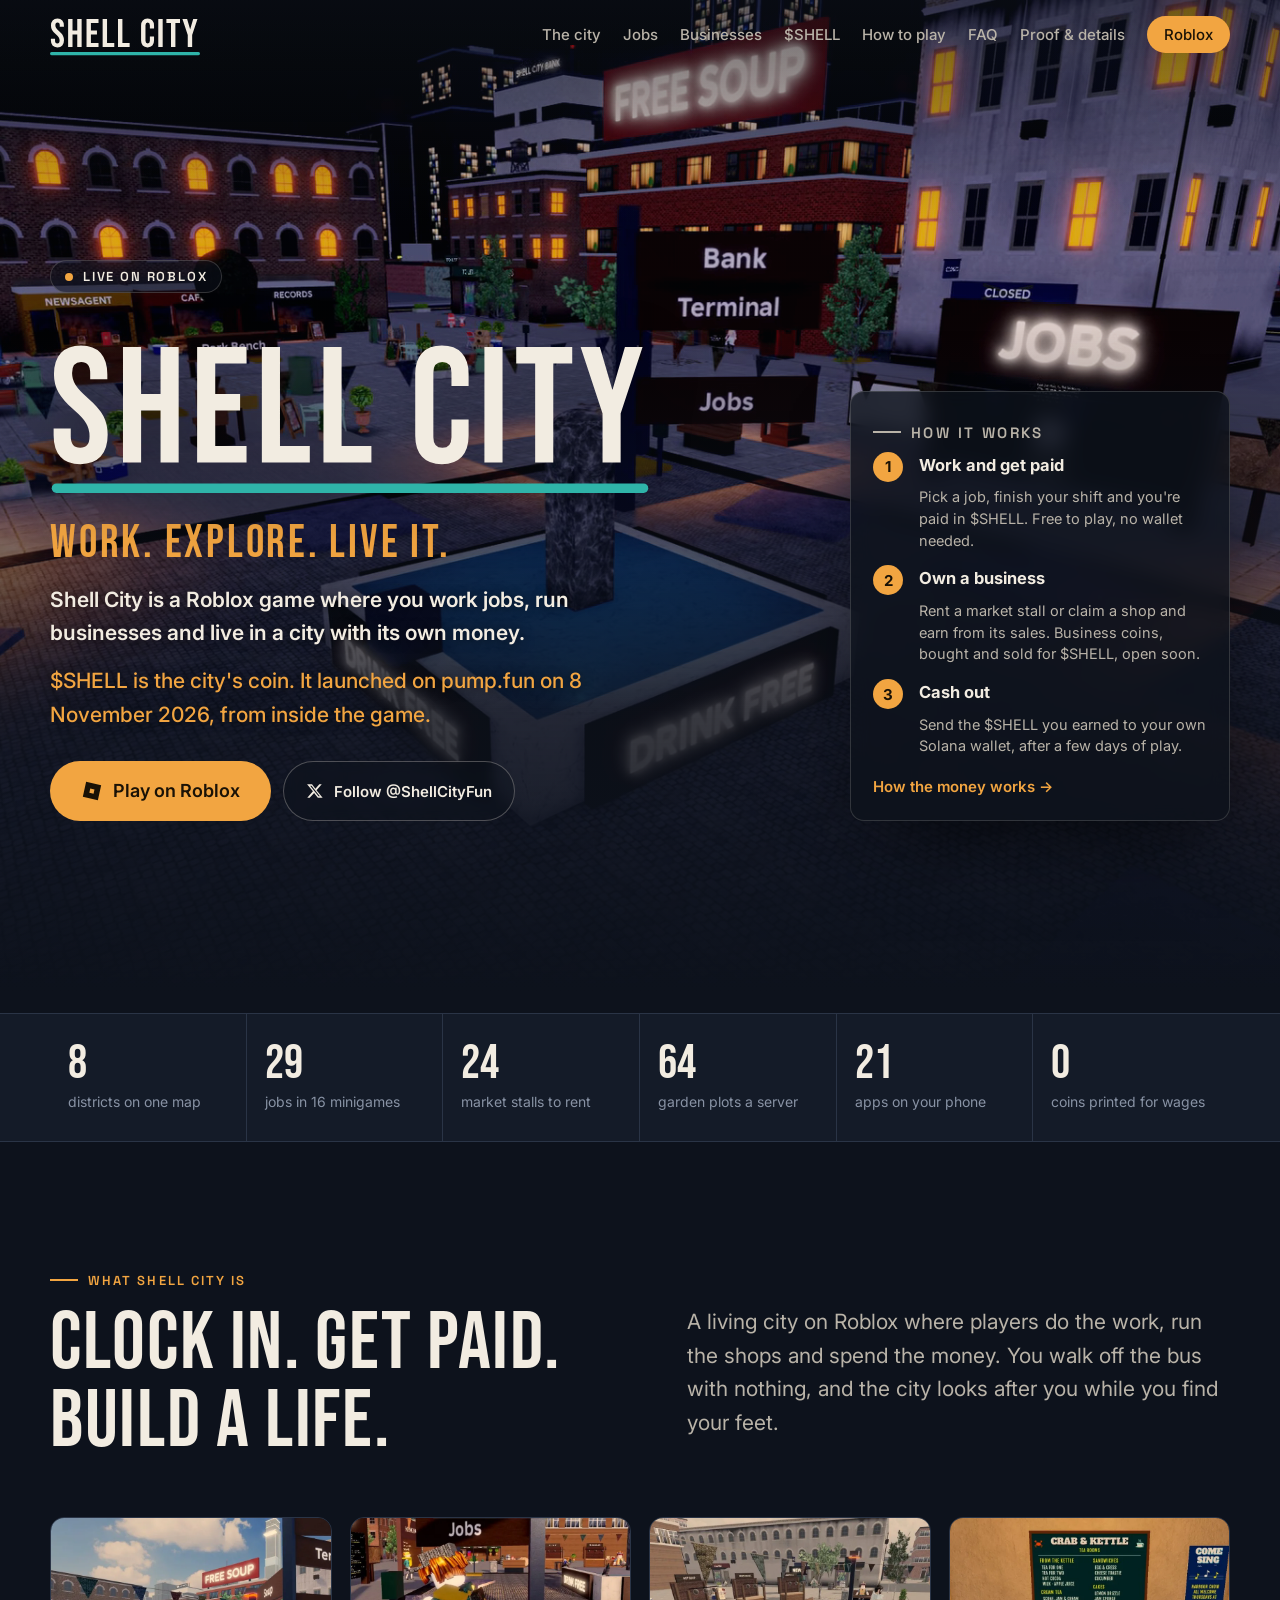
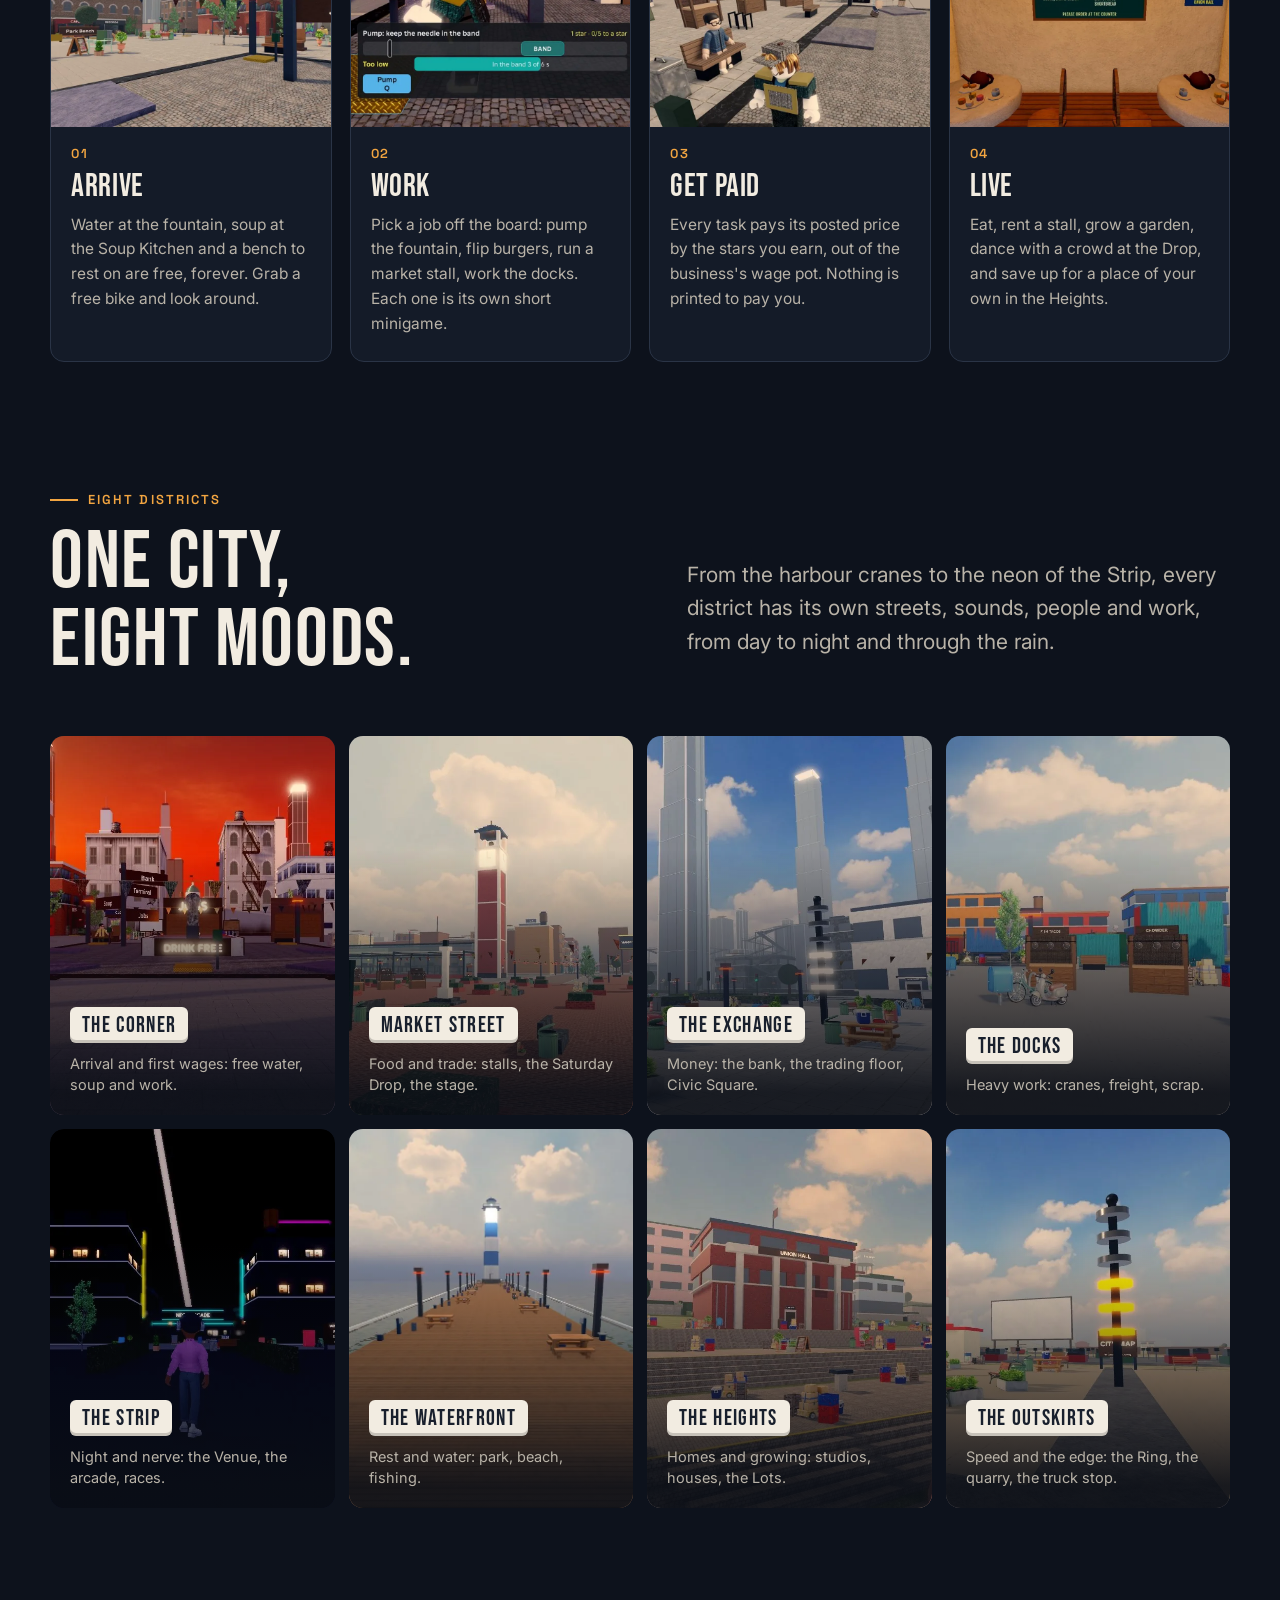
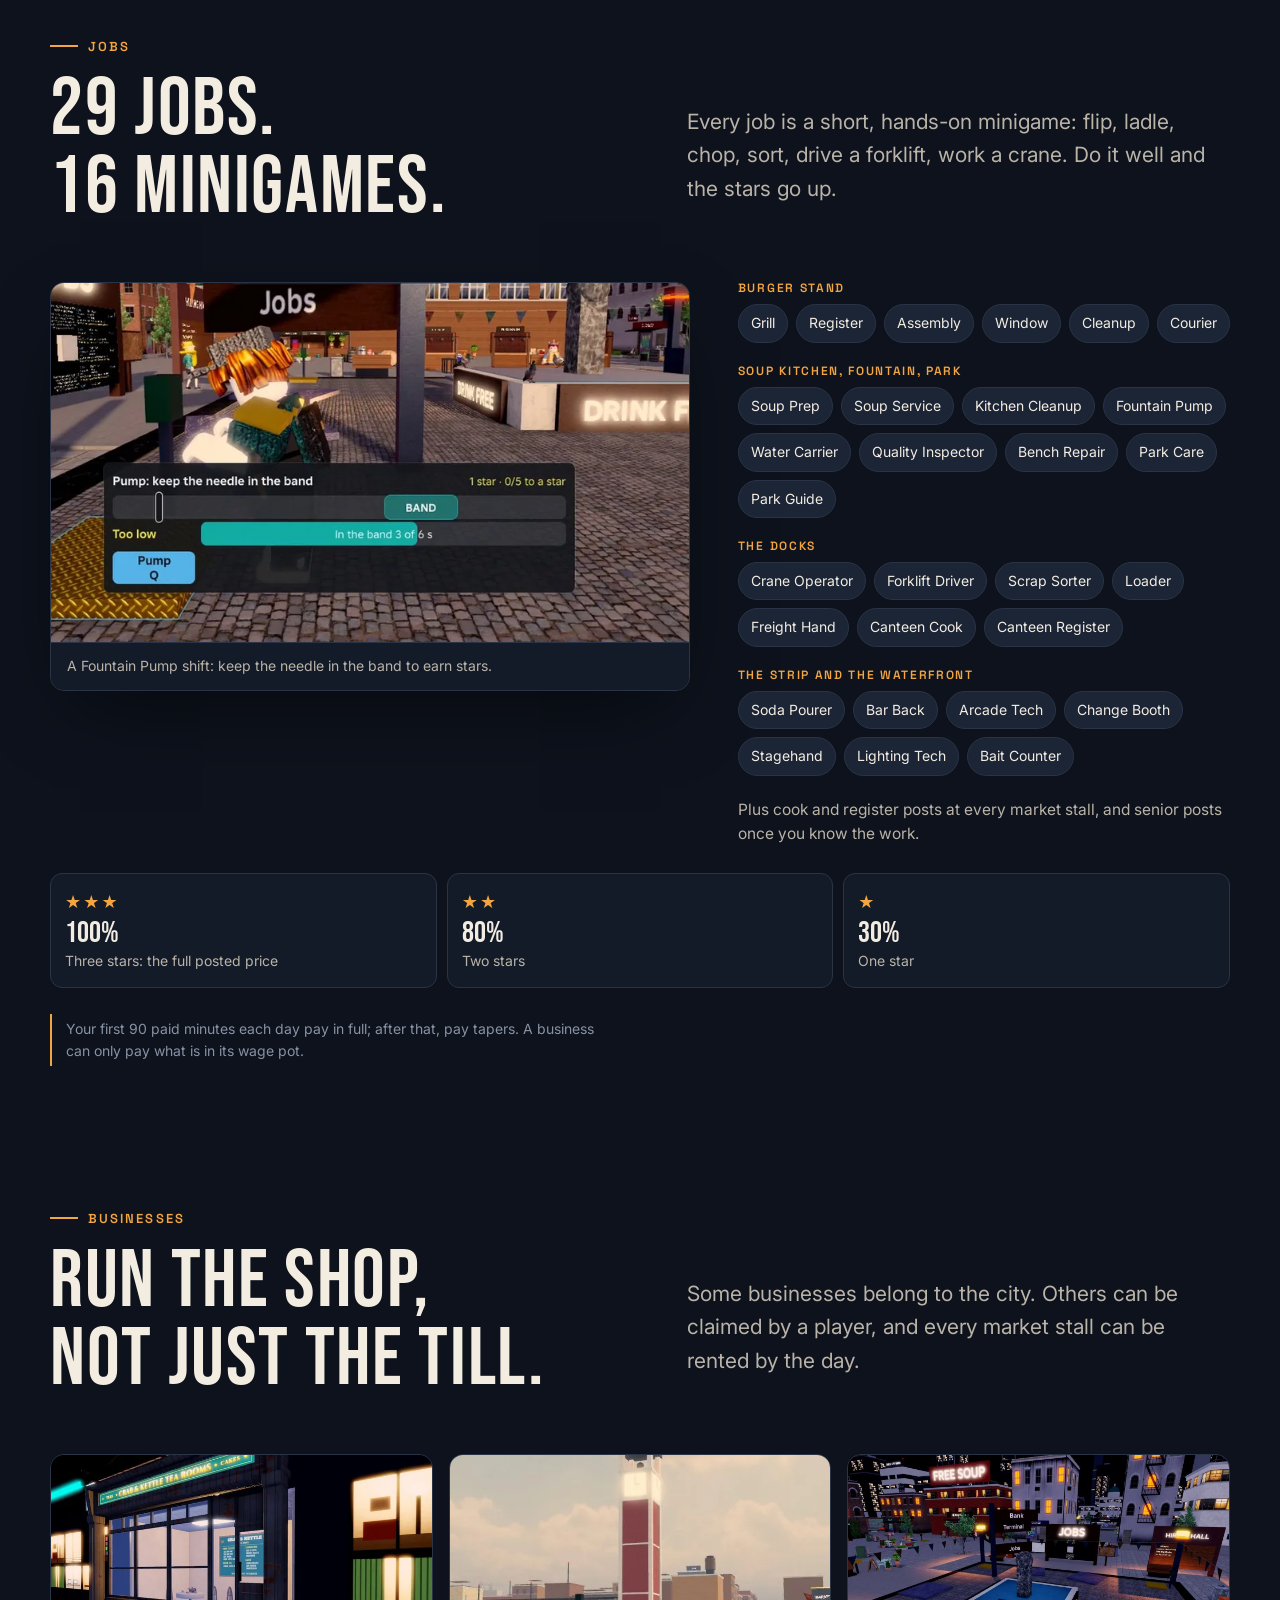
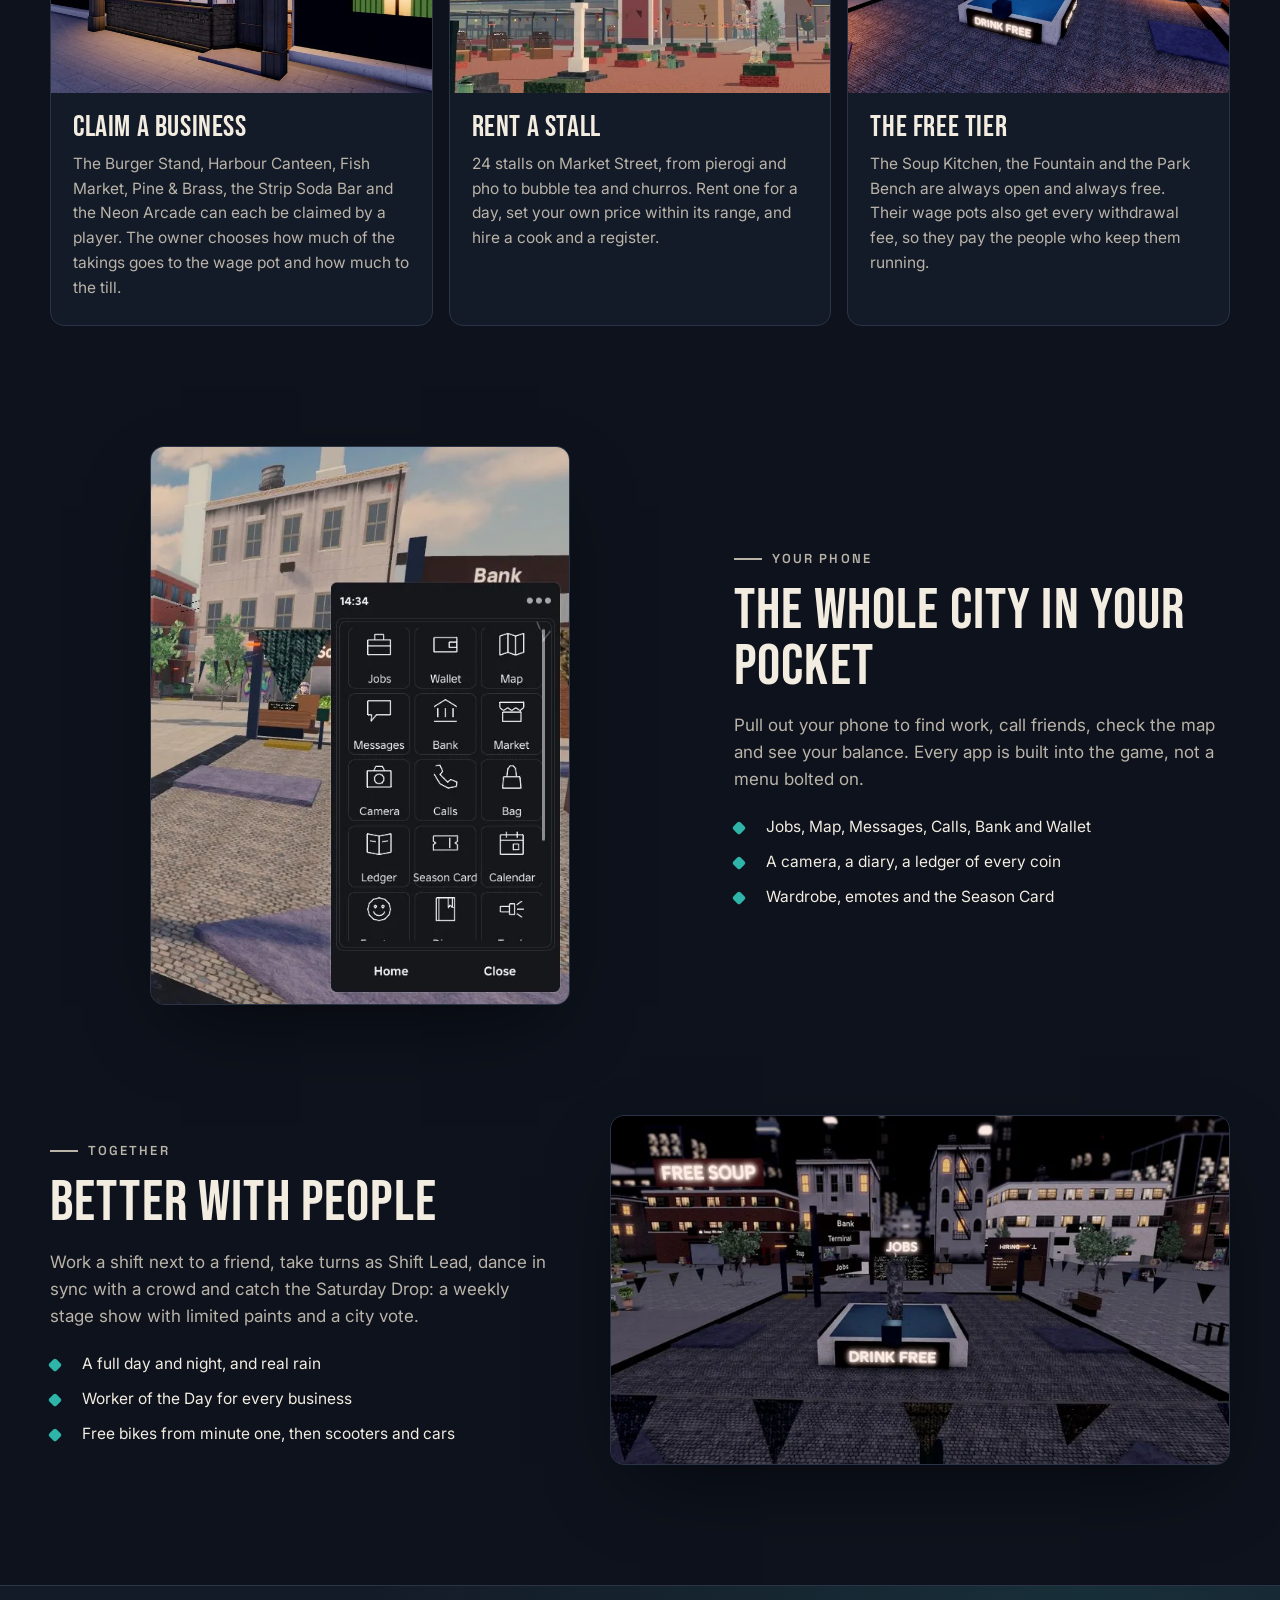
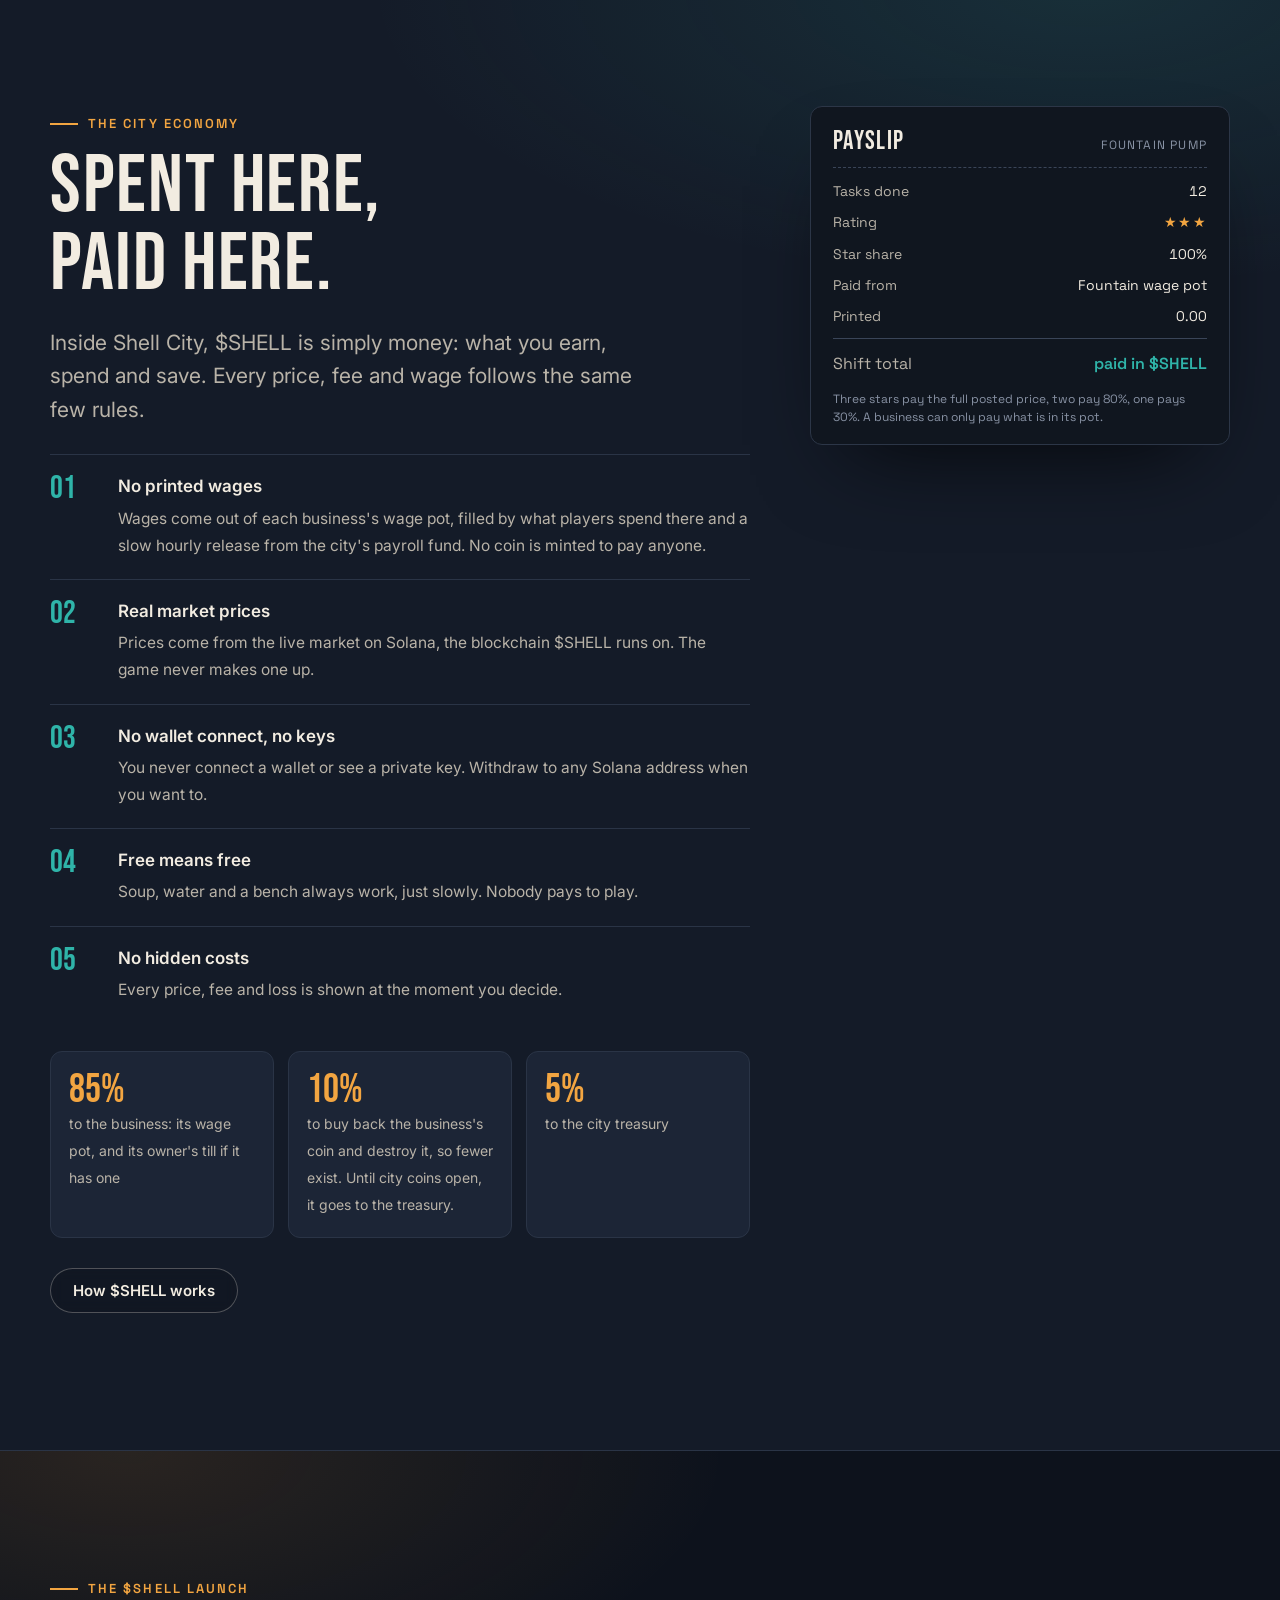
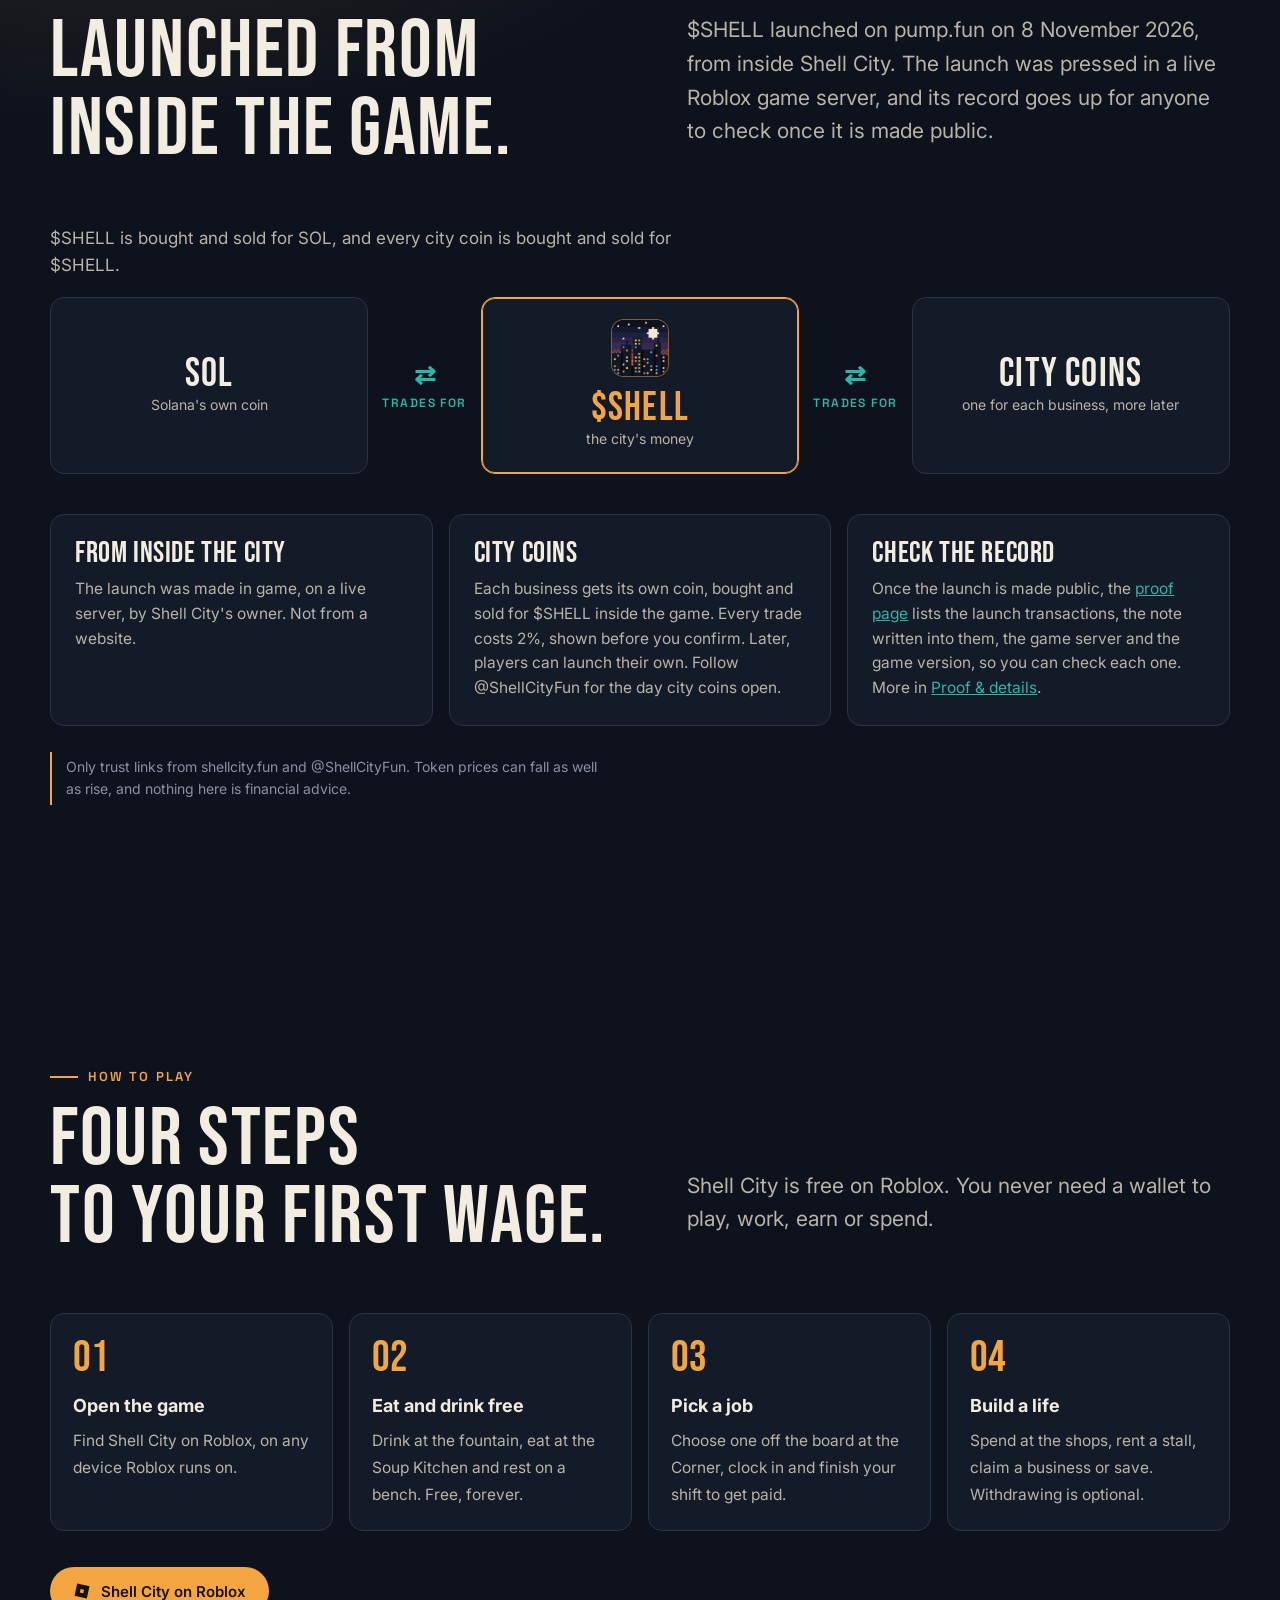
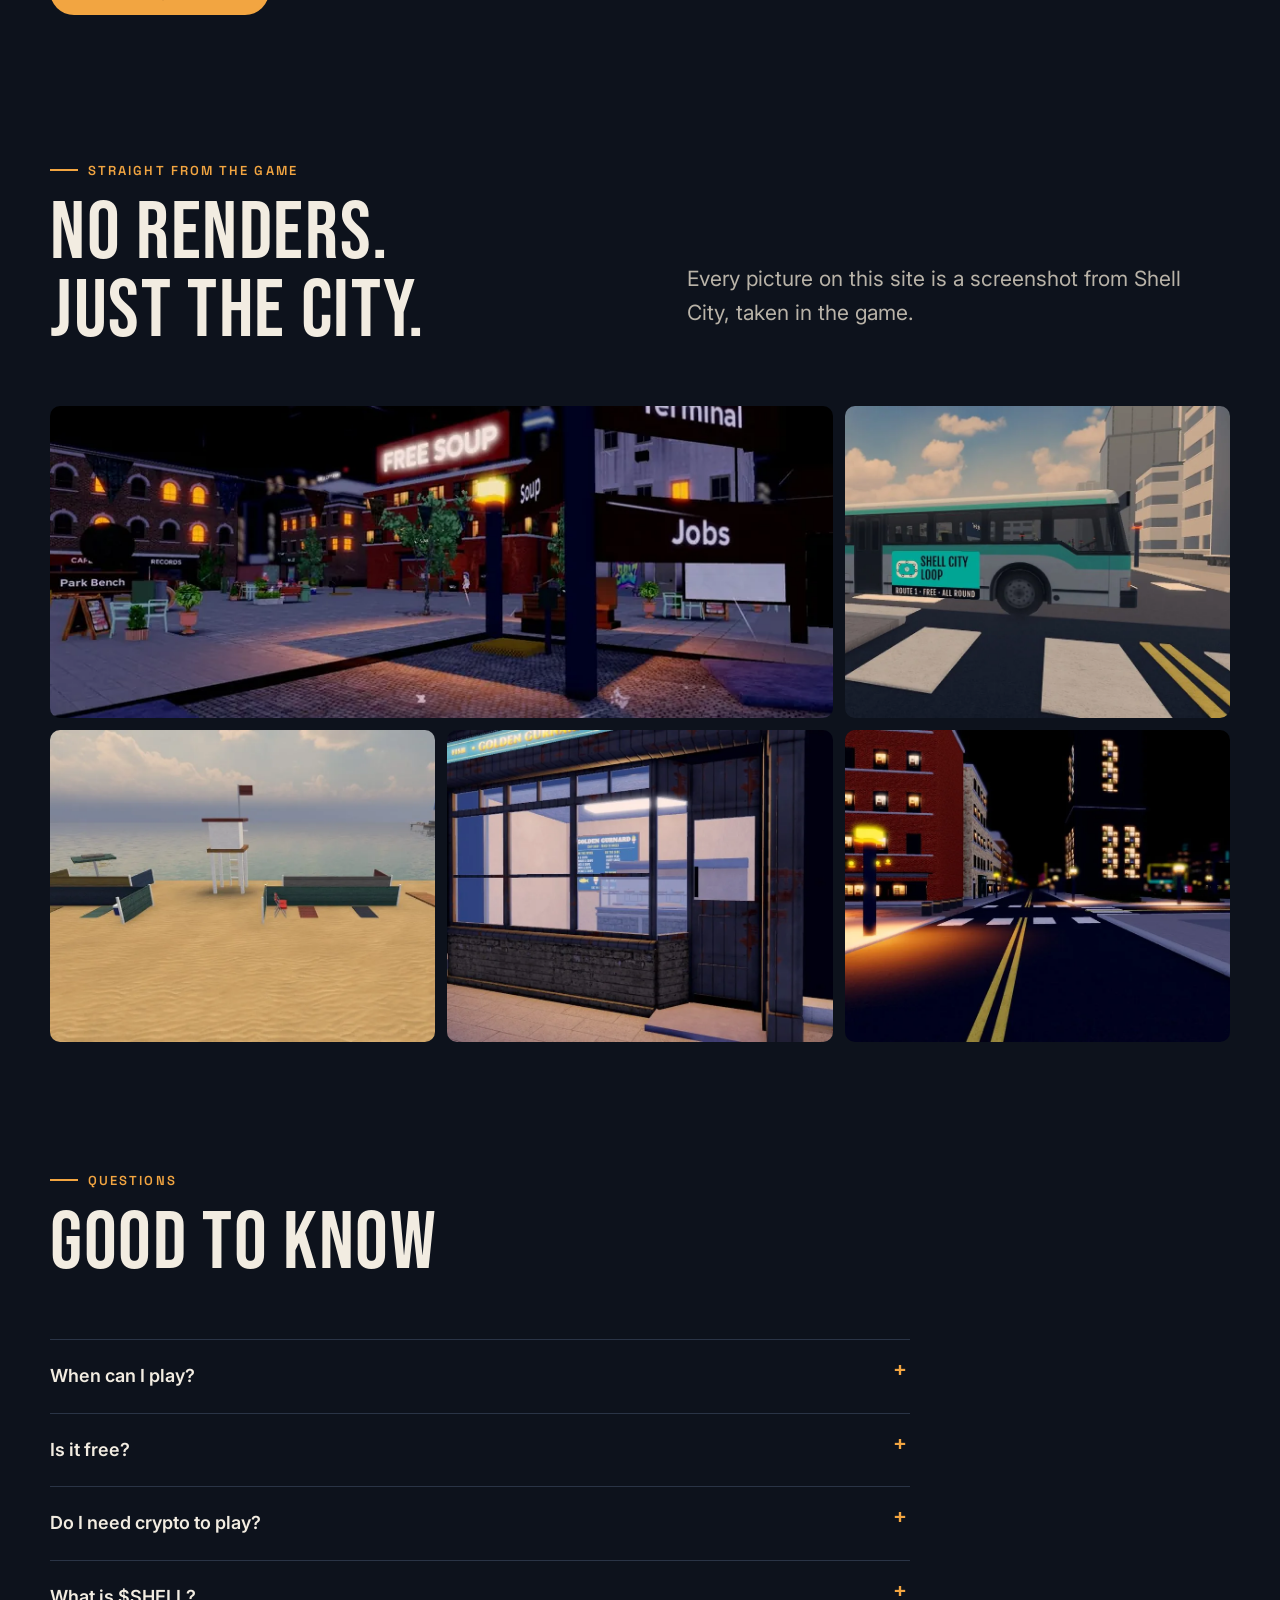
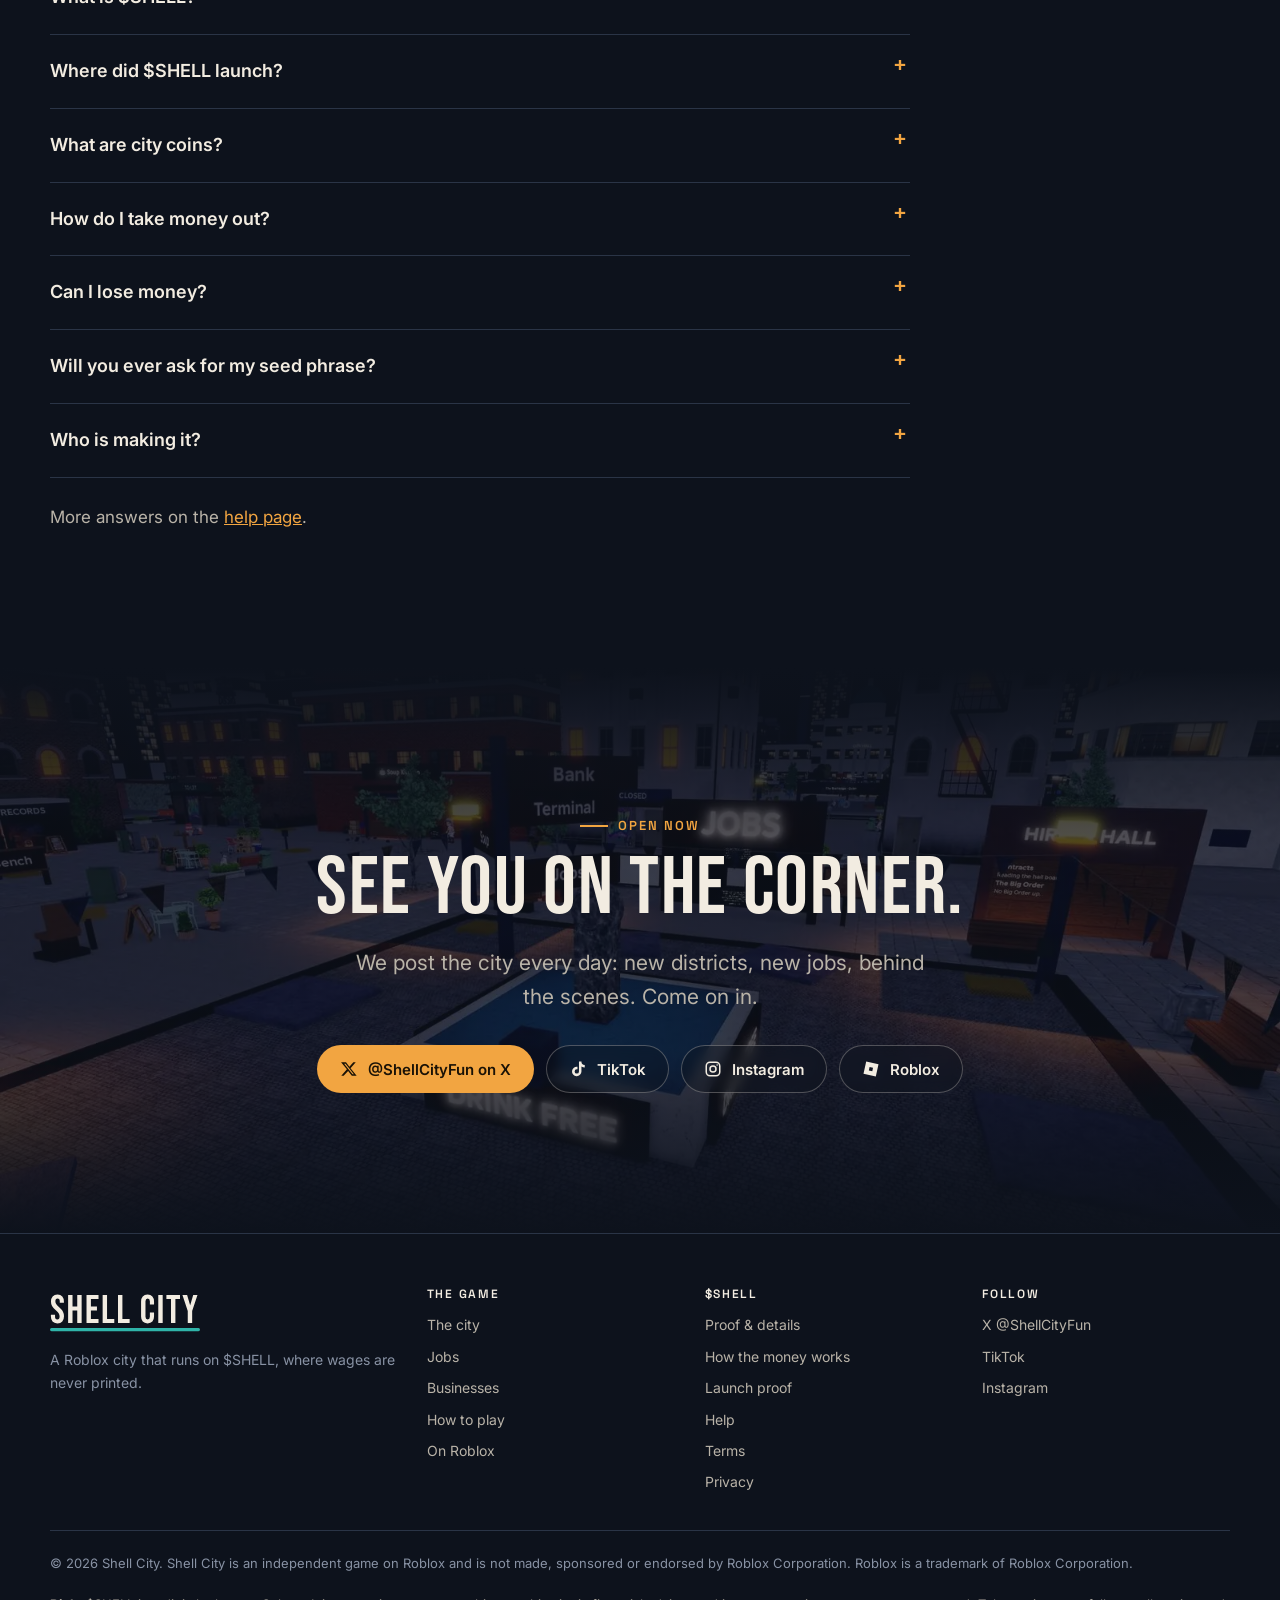
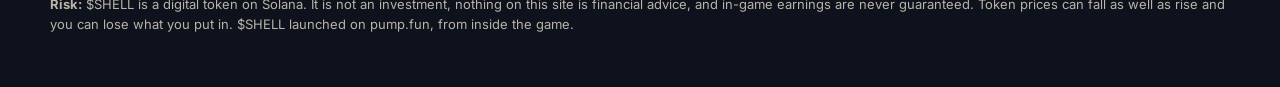
<file: docs/index.html>
<!doctype html>
<html lang="en">
<head>
<meta charset="utf-8">
<meta name="viewport" content="width=device-width, initial-scale=1, viewport-fit=cover">
<title>Shell City — a Roblox city that runs on $SHELL</title>
<meta name="description" content="Shell City is a Roblox city of eight districts and 29 jobs. Wages are never printed: they come from each business's wage pot, and what you earn can leave the game as $SHELL on Solana. $SHELL launched on pump.fun from inside the game. Open now.">
<meta name="theme-color" content="#0d121c">
<link rel="canonical" href="https://shellcity.fun/">
<link rel="icon" href="img/favicon-32.png" type="image/png" sizes="32x32">
<link rel="icon" href="img/favicon-192.png" type="image/png" sizes="192x192">
<link rel="apple-touch-icon" href="img/apple-touch-icon.png">
<meta property="og:type" content="website">
<meta property="og:site_name" content="Shell City">
<meta property="og:title" content="Shell City — Work. Explore. Live it.">
<meta property="og:description" content="A Roblox city of eight districts and 29 jobs, where wages are never printed. $SHELL launched on pump.fun from inside the game. Open now.">
<meta property="og:url" content="https://shellcity.fun/">
<meta property="og:image" content="https://shellcity.fun/img/og-live.jpg">
<meta property="og:image:width" content="1200">
<meta property="og:image:height" content="630">
<meta property="og:image:alt" content="Shell City: Work. Explore. Live it. Beside it, the $SHELL coin, a pixel city skyline at night.">
<meta name="twitter:card" content="summary_large_image">
<meta name="twitter:site" content="@ShellCityFun">
<meta name="twitter:image:alt" content="Shell City: Work. Explore. Live it. Beside it, the $SHELL coin, a pixel city skyline at night.">
<link rel="preload" href="fonts/BebasNeue.woff2" as="font" type="font/woff2" crossorigin>
<link rel="preload" href="fonts/Inter.woff2" as="font" type="font/woff2" crossorigin>
<link rel="stylesheet" href="css/site.css">
<script type="application/ld+json">{"@context":"https://schema.org","@type":"VideoGame","name":"Shell City","url":"https://shellcity.fun/","gamePlatform":"Roblox","genre":"Roleplay","description":"A Roblox city of eight districts and 29 jobs, where wages are never printed and the money is $SHELL on Solana.","sameAs":["https://x.com/ShellCityFun","https://www.tiktok.com/@shellcityfun","https://www.instagram.com/shellcityfun/","https://www.roblox.com/games/130170912798923"]}</script>
</head>
<body>
<a class="skip" href="#main">Skip to content</a>

<header class="nav" id="nav">
	<div class="wrap">
		<a class="brand" href="./" aria-label="Shell City home"><img src="img/wordmark.svg" alt="Shell City" width="150" height="34"></a>
		<button class="nav-toggle" aria-expanded="false" aria-controls="links" aria-label="Menu">
			<svg viewBox="0 0 24 24" fill="none" stroke="currentColor" stroke-width="2" stroke-linecap="round" aria-hidden="true"><path d="M4 7h16M4 12h16M4 17h16"/></svg>
		</button>
		<nav class="nav-links" id="links" aria-label="Main">
			<a href="#city">The city</a>
			<a href="#jobs">Jobs</a>
			<a href="#business">Businesses</a>
			<a href="#launch">$SHELL</a>
			<a href="#play">How to play</a>
			<a href="#faq">FAQ</a>
			<a href="details.html">Proof &amp; details</a>
			<a class="btn btn-primary" href="https://www.roblox.com/games/130170912798923" rel="noopener">Roblox</a>
		</nav>
	</div>
</header>

<main id="main">

<section class="hero" aria-labelledby="hero-title">
	<div class="hero-media">
		<picture>
			<source media="(max-aspect-ratio: 1/1)" srcset="img/hero-sq.webp" width="1080" height="1080">
			<img src="img/hero.webp" alt="" width="1920" height="1080" fetchpriority="high">
		</picture>
		<video muted loop playsinline autoplay preload="none" aria-hidden="true">
			<source data-src="media/hero.webm" type='video/webm; codecs="av01.0.08M.08"'>
			<source data-src="media/hero.mp4" type="video/mp4">
		</video>
	</div>
	<div class="wrap hero-inner">
		<div>
			<div class="status"><i></i> Live on Roblox</div>
			<img class="hero-logo" src="img/logo.svg" alt="" width="692" height="212">
			<h1 id="hero-title">Shell City</h1>
			<p class="tagline">Work. Explore. Live it.</p>
			<p class="lede"><strong>Shell City is a Roblox game where you work jobs, run businesses and live in a city with its own money.</strong></p>
			<p class="lede lede-2">$SHELL is the city's coin. It launched on pump.fun on 8 November 2026, from inside the game.</p>
			<div class="hero-actions">
				<a class="btn btn-primary btn-lg" href="https://www.roblox.com/games/130170912798923" rel="noopener">
					<svg viewBox="0 0 24 24" fill="currentColor" aria-hidden="true"><path d="M5.6 2 2 18.4 18.4 22 22 5.6 5.6 2Zm8.1 12.9-4.6-1 1-4.6 4.6 1-1 4.6Z"/></svg>
					Play on Roblox
				</a>
				<a class="btn btn-ghost" href="https://x.com/ShellCityFun" rel="noopener">
					<svg viewBox="0 0 24 24" fill="currentColor" aria-hidden="true"><path d="M17.8 3h3.2l-7 8 8.2 10h-6.4l-5-6.5L4.9 21H1.7l7.5-8.6L1.4 3h6.6l4.5 6 5.3-6Zm-1.1 16h1.8L7.4 4.9H5.5L16.7 19Z"/></svg>
					Follow @ShellCityFun
				</a>
			</div>
		</div>
		<div class="hero-card" role="region" aria-labelledby="hero-card-title">
			<p class="eyebrow">How it works</p>
			<h2 id="hero-card-title" class="sr">How it works</h2>
			<ol class="how">
				<li><b>Work and get paid</b><span>Pick a job, finish your shift and you're paid in $SHELL. Free to play, no wallet needed.</span></li>
				<li><b>Own a business</b><span>Rent a market stall or claim a shop and earn from its sales. Business coins, bought and sold for $SHELL, open soon.</span></li>
				<li><b>Cash out</b><span>Send the $SHELL you earned to your own Solana wallet, after a few days of play.</span></li>
			</ol>
			<a class="more" href="#economy">How the money works →</a>
		</div>
	</div>
</section>

<div class="stats" role="group" aria-label="Shell City in numbers">
	<div class="wrap">
		<ul>
			<li><b>8</b><span>districts on one map</span></li>
			<li><b>29</b><span>jobs in 16 minigames</span></li>
			<li><b>24</b><span>market stalls to rent</span></li>
			<li><b>64</b><span>garden plots a server</span></li>
			<li><b>21</b><span>apps on your phone</span></li>
			<li><b>0</b><span>coins printed for wages</span></li>
		</ul>
	</div>
</div>

<section id="city" aria-labelledby="city-title">
	<div class="wrap">
		<div class="section-head reveal">
			<div>
				<p class="eyebrow">What Shell City is</p>
				<h2 id="city-title">Clock in. Get paid.<br>Build a life.</h2>
			</div>
			<p class="lede">A living city on Roblox where players do the work, run the shops and spend the money. You walk off the bus with nothing, and the city looks after you while you find your feet.</p>
		</div>
		<div class="day">
			<article class="step reveal">
				<figure><img src="img/day-arrive.webp" alt="The Corner's fountain and free soup stand at street level" loading="lazy" width="800" height="600"></figure>
				<div><h3>Arrive</h3><p>Water at the fountain, soup at the Soup Kitchen and a bench to rest on are free, forever. Grab a free bike and look around.</p></div>
			</article>
			<article class="step reveal">
				<figure><img src="img/day-work.webp" alt="A player on a Fountain Pump shift, with the pump minigame panel on screen" loading="lazy" width="800" height="600"></figure>
				<div><h3>Work</h3><p>Pick a job off the board: pump the fountain, flip burgers, run a market stall, work the docks. Each one is its own short minigame.</p></div>
			</article>
			<article class="step reveal">
				<figure><img src="img/day-paid.webp" alt="Players on benches by the market stalls in the Corner's square" loading="lazy" width="800" height="600"></figure>
				<div><h3>Get paid</h3><p>Every task pays its posted price by the stars you earn, out of the business's wage pot. Nothing is printed to pay you.</p></div>
			</article>
			<article class="step reveal">
				<figure><img src="img/day-spend.webp" alt="A lit tea-room shopfront on a city street at night" loading="lazy" width="800" height="600"></figure>
				<div><h3>Live</h3><p>Eat, rent a stall, grow a garden, dance with a crowd at the Drop, and save up for a place of your own in the Heights.</p></div>
			</article>
		</div>
	</div>
</section>

<section id="districts" aria-labelledby="districts-title" style="padding-top:0">
	<div class="wrap">
		<div class="section-head reveal">
			<div>
				<p class="eyebrow">Eight districts</p>
				<h2 id="districts-title">One city,<br>eight moods.</h2>
			</div>
			<p class="lede">From the harbour cranes to the neon of the Strip, every district has its own streets, sounds, people and work, from day to night and through the rain.</p>
		</div>
		<div class="districts">
			<article class="district reveal"><img src="img/d-corner.webp" alt="The Corner: the square with the fountain and job boards" loading="lazy" width="600" height="800"><div class="body"><h3 class="sign">The Corner</h3><p>Arrival and first wages: free water, soup and work.</p></div></article>
			<article class="district reveal"><img src="img/d-market.webp" alt="Market Street: the clock tower and the market hall" loading="lazy" width="600" height="800"><div class="body"><h3 class="sign">Market Street</h3><p>Food and trade: stalls, the Saturday Drop, the stage.</p></div></article>
			<article class="district reveal"><img src="img/d-exchange.webp" alt="The Exchange: office towers in the financial district" loading="lazy" width="600" height="800"><div class="body"><h3 class="sign">The Exchange</h3><p>Money: the bank, the trading floor, Civic Square.</p></div></article>
			<article class="district reveal"><img src="img/d-docks.webp" alt="The Docks at night: containers under a full moon" loading="lazy" width="600" height="800"><div class="body"><h3 class="sign">The Docks</h3><p>Heavy work: cranes, freight, scrap.</p></div></article>
			<article class="district reveal"><img src="img/d-strip.webp" alt="The Strip at night: neon lights around the arcade" loading="lazy" width="600" height="800"><div class="body"><h3 class="sign">The Strip</h3><p>Night and nerve: the Venue, the arcade, races.</p></div></article>
			<article class="district reveal"><img src="img/d-waterfront.webp" alt="The Waterfront: the bay under an evening sky" loading="lazy" width="600" height="800"><div class="body"><h3 class="sign">The Waterfront</h3><p>Rest and water: park, beach, fishing.</p></div></article>
			<article class="district reveal"><img src="img/d-heights.webp" alt="The Heights at sunset: houses above the city" loading="lazy" width="600" height="800"><div class="body"><h3 class="sign">The Heights</h3><p>Homes and growing: studios, houses, the Lots.</p></div></article>
			<article class="district reveal"><img src="img/d-outskirts.webp" alt="The Outskirts: open ground at the edge of the city" loading="lazy" width="600" height="800"><div class="body"><h3 class="sign">The Outskirts</h3><p>Speed and the edge: the Ring, the quarry, the truck stop.</p></div></article>
		</div>
	</div>
</section>

<section id="jobs" aria-labelledby="jobs-title" style="padding-top:0">
	<div class="wrap">
		<div class="section-head reveal">
			<div>
				<p class="eyebrow">Jobs</p>
				<h2 id="jobs-title">29 jobs.<br>16 minigames.</h2>
			</div>
			<p class="lede">Every job is a short, hands-on minigame: flip, ladle, chop, sort, drive a forklift, work a crane. Do it well and the stars go up.</p>
		</div>
		<div class="jobs-grid">
			<figure class="shot reveal">
				<img src="img/job-shift.webp" srcset="img/job-shift-800.webp 800w, img/job-shift.webp 1280w" sizes="(max-width: 960px) 100vw, 640px" alt="A Fountain Pump shift in the game: the player at the pump with the minigame panel reading 'Pump: keep the needle in the band'" loading="lazy" width="1280" height="720">
				<figcaption>A Fountain Pump shift: keep the needle in the band to earn stars.</figcaption>
			</figure>
			<div class="job-groups reveal">
				<div><h3>Burger Stand</h3><ul class="chips"><li>Grill</li><li>Register</li><li>Assembly</li><li>Window</li><li>Cleanup</li><li>Courier</li></ul></div>
				<div><h3>Soup Kitchen, Fountain, Park</h3><ul class="chips"><li>Soup Prep</li><li>Soup Service</li><li>Kitchen Cleanup</li><li>Fountain Pump</li><li>Water Carrier</li><li>Quality Inspector</li><li>Bench Repair</li><li>Park Care</li><li>Park Guide</li></ul></div>
				<div><h3>The Docks</h3><ul class="chips"><li>Crane Operator</li><li>Forklift Driver</li><li>Scrap Sorter</li><li>Loader</li><li>Freight Hand</li><li>Canteen Cook</li><li>Canteen Register</li></ul></div>
				<div><h3>The Strip and the Waterfront</h3><ul class="chips"><li>Soda Pourer</li><li>Bar Back</li><li>Arcade Tech</li><li>Change Booth</li><li>Stagehand</li><li>Lighting Tech</li><li>Bait Counter</li></ul></div>
				<p style="margin:0;color:var(--chalk-dim);font-size:15.5px">Plus cook and register posts at every market stall, and senior posts once you know the work.</p>
			</div>
		</div>
		<div class="stars-row reveal" role="group" aria-label="Pay by stars">
			<div><b aria-hidden="true">★★★</b><span>100%</span><p style="margin:0;font-size:14px;color:var(--chalk-dim)">Three stars: the full posted price</p></div>
			<div><b aria-hidden="true">★★</b><span>80%</span><p style="margin:0;font-size:14px;color:var(--chalk-dim)">Two stars</p></div>
			<div><b aria-hidden="true">★</b><span>30%</span><p style="margin:0;font-size:14px;color:var(--chalk-dim)">One star</p></div>
		</div>
		<p class="note">Your first 90 paid minutes each day pay in full; after that, pay tapers. A business can only pay what is in its wage pot.</p>
	</div>
</section>

<section id="business" aria-labelledby="business-title" style="padding-top:0">
	<div class="wrap">
		<div class="section-head reveal">
			<div>
				<p class="eyebrow">Businesses</p>
				<h2 id="business-title">Run the shop,<br>not just the till.</h2>
			</div>
			<p class="lede">Some businesses belong to the city. Others can be claimed by a player, and every market stall can be rented by the day.</p>
		</div>
		<div class="biz">
			<article class="reveal">
				<figure><img src="img/f-shops.webp" srcset="img/f-shops-800.webp 800w, img/f-shops.webp 1280w" sizes="(max-width: 900px) 100vw, 380px" alt="Shop windows along a street, each lit with a stocked room inside" loading="lazy" width="1280" height="720"></figure>
				<div class="body"><h3>Claim a business</h3><p>The Burger Stand, Harbour Canteen, Fish Market, Pine &amp; Brass, the Strip Soda Bar and the Neon Arcade can each be claimed by a player. The owner chooses how much of the takings goes to the wage pot and how much to the till.</p></div>
			</article>
			<article class="reveal">
				<figure><img src="img/d-market.webp" alt="Market Street with the clock tower and the market hall" loading="lazy" width="600" height="800"></figure>
				<div class="body"><h3>Rent a stall</h3><p>24 stalls on Market Street, from pierogi and pho to bubble tea and churros. Rent one for a day, set your own price within its range, and hire a cook and a register.</p></div>
			</article>
			<article class="reveal">
				<figure><img src="img/cta.webp" srcset="img/cta-800.webp 800w, img/cta.webp 1600w" sizes="(max-width: 900px) 100vw, 380px" alt="The Corner at night: the fountain, the free soup sign and the job boards" loading="lazy" width="1600" height="900"></figure>
				<div class="body"><h3>The free tier</h3><p>The Soup Kitchen, the Fountain and the Park Bench are always open and always free. Their wage pots also get every withdrawal fee, so they pay the people who keep them running.</p></div>
			</article>
		</div>
	</div>
</section>

<section aria-label="What you can do" style="padding-top:0">
	<div class="wrap">
		<div class="feature reveal">
			<div class="shot portrait"><img src="img/f-phone.webp" alt="The in-game phone open on its home screen of apps" loading="lazy" width="568" height="740"></div>
			<div>
				<p class="eyebrow">Your phone</p>
				<h3>The whole city in your pocket</h3>
				<p>Pull out your phone to find work, call friends, check the map and see your balance. Every app is built into the game, not a menu bolted on.</p>
				<ul class="ticks">
					<li>Jobs, Map, Messages, Calls, Bank and Wallet</li>
					<li>A camera, a diary, a ledger of every coin</li>
					<li>Wardrobe, emotes and the Season Card</li>
				</ul>
			</div>
		</div>
		<div class="feature flip reveal">
			<div class="shot"><img src="img/f-together.webp" srcset="img/f-together-800.webp 800w, img/f-together.webp 1280w" sizes="(max-width: 900px) 100vw, 620px" alt="The Corner's square at night: the fountain, the job boards and the free soup sign" loading="lazy" width="1280" height="720"></div>
			<div>
				<p class="eyebrow">Together</p>
				<h3>Better with people</h3>
				<p>Work a shift next to a friend, take turns as Shift Lead, dance in sync with a crowd and catch the Saturday Drop: a weekly stage show with limited paints and a city vote.</p>
				<ul class="ticks">
					<li>A full day and night, and real rain</li>
					<li>Worker of the Day for every business</li>
					<li>Free bikes from minute one, then scooters and cars</li>
				</ul>
			</div>
		</div>
	</div>
</section>

<section class="money" id="economy" aria-labelledby="economy-title">
	<div class="wrap money-grid">
		<div class="reveal">
			<p class="eyebrow">The city economy</p>
			<h2 id="economy-title">Spent here,<br>paid here.</h2>
			<p class="lede" style="margin-top:22px">Inside Shell City, $SHELL is simply money: what you earn, spend and save. Every price, fee and wage follows the same few rules.</p>
			<ol class="promises">
				<li><div><b>No printed wages</b><span>Wages come out of each business's wage pot, filled by what players spend there and a slow hourly release from the city's payroll fund. No coin is minted to pay anyone.</span></div></li>
				<li><div><b>Real market prices</b><span>Prices come from the live market on Solana, the blockchain $SHELL runs on. The game never makes one up.</span></div></li>
				<li><div><b>No wallet connect, no keys</b><span>You never connect a wallet or see a private key. Withdraw to any Solana address when you want to.</span></div></li>
				<li><div><b>Free means free</b><span>Soup, water and a bench always work, just slowly. Nobody pays to play.</span></div></li>
				<li><div><b>No hidden costs</b><span>Every price, fee and loss is shown at the moment you decide.</span></div></li>
			</ol>
			<div class="flow" role="group" aria-label="Where a purchase goes">
				<div><b>85%</b><span>to the business: its wage pot, and its owner's till if it has one</span></div>
				<div><b>10%</b><span>to buy back the business's coin and destroy it, so fewer exist. Until city coins open, it goes to the treasury.</span></div>
				<div><b>5%</b><span>to the city treasury</span></div>
			</div>
			<p style="margin-top:30px"><a class="btn btn-ghost" href="shell.html">How $SHELL works</a></p>
		</div>
		<div class="payslip reveal" role="region" aria-label="An example payslip">
			<header><b>Payslip</b><span>Fountain pump</span></header>
			<dl>
				<dt>Tasks done</dt><dd class="num">12</dd>
				<dt>Rating</dt><dd class="stars"><span aria-hidden="true">★★★</span><span class="sr">3 stars</span></dd>
				<dt>Star share</dt><dd class="num">100%</dd>
				<dt>Paid from</dt><dd>Fountain wage pot</dd>
				<dt>Printed</dt><dd class="num">0.00</dd>
			</dl>
			<dl class="total"><dt>Shift total</dt><dd class="num">paid in $SHELL</dd></dl>
			<footer>Three stars pay the full posted price, two pay 80%, one pays 30%. A business can only pay what is in its pot.</footer>
		</div>
	</div>
</section>

<section class="launch" id="launch" aria-labelledby="launch-title">
	<div class="wrap">
		<div class="section-head reveal">
			<div>
				<p class="eyebrow">The $SHELL launch</p>
				<h2 id="launch-title">Launched from<br>inside the game.</h2>
			</div>
			<p class="lede">$SHELL launched on pump.fun on 8 November 2026, from inside Shell City. The launch was pressed in a live Roblox game server, and its record goes up for anyone to check once it is made public.</p>
		</div>
		<p style="color:var(--chalk-dim);max-width:62ch;margin:0 0 18px">$SHELL is bought and sold for SOL, and every city coin is bought and sold for $SHELL.</p>
		<div class="pairs reveal" role="group" aria-label="Which coins trade for which">
			<div class="tok"><b>SOL</b><span>Solana's own coin</span></div>
			<div class="link">trades for</div>
			<div class="tok main"><img class="coin" src="img/coins/shell.png" alt="" width="56" height="56" loading="lazy"><b>$SHELL</b><span>the city's money</span></div>
			<div class="link">trades for</div>
			<div class="tok"><b>City coins</b><span>one for each business, more later</span></div>
		</div>
		<div class="cards reveal">
			<div class="card"><h3>From inside the city</h3><p>The launch was made in game, on a live server, by Shell City's owner. Not from a website.</p></div>
			<div class="card"><h3>City coins</h3><p>Each business gets its own coin, bought and sold for $SHELL inside the game. Every trade costs 2%, shown before you confirm. Later, players can launch their own. Follow @ShellCityFun for the day city coins open.</p></div>
			<div class="card"><h3>Check the record</h3><p>Once the launch is made public, the <a href="proof/" style="color:var(--teal)">proof page</a> lists the launch transactions, the note written into them, the game server and the game version, so you can check each one. More in <a href="details.html" style="color:var(--teal)">Proof &amp; details</a>.</p></div>
		</div>
		<p class="note">Only trust links from shellcity.fun and @ShellCityFun. Token prices can fall as well as rise, and nothing here is financial advice.</p>
	</div>
</section>

<section id="play" aria-labelledby="play-title">
	<div class="wrap">
		<div class="section-head reveal">
			<div>
				<p class="eyebrow">How to play</p>
				<h2 id="play-title">Four steps<br>to your first wage.</h2>
			</div>
			<p class="lede">Shell City is free on Roblox. You never need a wallet to play, work, earn or spend.</p>
		</div>
		<ol class="play reveal">
			<li><b>Open the game</b><span>Find Shell City on Roblox, on any device Roblox runs on.</span></li>
			<li><b>Eat and drink free</b><span>Drink at the fountain, eat at the Soup Kitchen and rest on a bench. Free, forever.</span></li>
			<li><b>Pick a job</b><span>Choose one off the board at the Corner, clock in and finish your shift to get paid.</span></li>
			<li><b>Build a life</b><span>Spend at the shops, rent a stall, claim a business or save. Withdrawing is optional.</span></li>
		</ol>
		<p><a class="btn btn-primary" href="https://www.roblox.com/games/130170912798923" rel="noopener"><svg viewBox="0 0 24 24" fill="currentColor" aria-hidden="true"><path d="M5.6 2 2 18.4 18.4 22 22 5.6 5.6 2Zm8.1 12.9-4.6-1 1-4.6 4.6 1-1 4.6Z"/></svg>Shell City on Roblox</a></p>
	</div>
</section>

<section aria-labelledby="gallery-title" style="padding-top:0">
	<div class="wrap">
		<div class="section-head reveal">
			<div>
				<p class="eyebrow">Straight from the game</p>
				<h2 id="gallery-title">No renders.<br>Just the city.</h2>
			</div>
			<p class="lede">Every picture on this site is a screenshot from Shell City, taken in the game.</p>
		</div>
		<div class="gallery reveal">
			<figure class="w4 h2"><img src="img/g1.webp" srcset="img/g1-800.webp 800w, img/g1.webp 1315w" sizes="(max-width: 760px) 100vw, 790px" alt="The Corner at night: the free soup sign, and signposts to the bank, the terminal and jobs" loading="lazy" width="1315" height="740"></figure>
			<figure class="w2 h2"><img src="img/g2.webp" alt="The free Shell City Loop bus at a crossing" loading="lazy" width="900" height="675"></figure>
			<figure class="w2 h2"><img src="img/g3.webp" alt="The beach on the Waterfront, with a lifeguard tower" loading="lazy" width="900" height="675"></figure>
			<figure class="w2 h2"><img src="img/g4.webp" alt="A shopfront lit from inside, its menu in the window" loading="lazy" width="900" height="675"></figure>
			<figure class="w2 h2"><img src="img/g5.webp" alt="A street at night with lit windows and streetlights" loading="lazy" width="900" height="675"></figure>
		</div>
	</div>
</section>

<section id="faq" aria-labelledby="faq-title" style="padding-top:0">
	<div class="wrap">
		<div class="section-head reveal">
			<div>
				<p class="eyebrow">Questions</p>
				<h2 id="faq-title">Good to know</h2>
			</div>
		</div>
		<div class="faq reveal">
			<details><summary>When can I play?</summary><p>Now. Shell City is open on Roblox. Follow @ShellCityFun for new districts, jobs and events.</p></details>
			<details><summary>Is it free?</summary><p>Yes. Shell City is free to play on Roblox. Food, water and rest are free forever, and your first wage comes from working, not paying.</p></details>
			<details><summary>Do I need crypto to play?</summary><p>No. You never need a wallet to play, work, earn or spend. $SHELL is just the money inside the city. A wallet only matters if you want to take money out.</p></details>
			<details><summary>What is $SHELL?</summary><p>$SHELL is a coin on Solana, a public blockchain. In the game it is the money every wage, price and purchase is counted in. The whole money system has been run end to end on Solana's free test network, with public transactions: see <a href="details.html" style="color:var(--teal)">Proof &amp; details</a>.</p></details>
			<details><summary>Where did $SHELL launch?</summary><p>On pump.fun on 8 November 2026, from inside Shell City. Once the launch is made public, its record goes up at <a href="proof/" style="color:var(--teal)">shellcity.fun/proof</a>.</p></details>
			<details><summary>What are city coins?</summary><p>Coins for the city's businesses, each bought and sold for $SHELL at the trading terminal in the game. Every trade costs 2%, shown before you confirm. Later, players will be able to launch their own there too. Follow @ShellCityFun for the day city coins open.</p></details>
			<details><summary>How do I take money out?</summary><p>Earned $SHELL can leave once your Street Cred reaches 100. You build that up by playing over a few days: paid shifts, a meal or rent, a delivery or repair. You send it to any Solana address you choose, and the fee is shown before you confirm. The 2,500 $SHELL start grant is spendable in the game but never withdrawable.</p></details>
			<details><summary>Can I lose money?</summary><p>Yes. Token prices can fall as well as rise, and trading city coins can lose money. Prices, fees and losses are always shown before you decide. Earnings are never guaranteed, and nothing on this site is financial advice.</p></details>
			<details><summary>Will you ever ask for my seed phrase?</summary><p>Never. Shell City never asks for a seed phrase or private key, never asks you to connect a wallet, and never messages you first about money. Anyone who does is not us.</p></details>
			<details><summary>Who is making it?</summary><p>A small independent studio. Shell City is not made, sponsored or endorsed by Roblox Corporation.</p></details>
		</div>
		<p style="margin-top:26px;color:var(--chalk-dim)">More answers on the <a href="help.html" style="color:var(--amber)">help page</a>.</p>
	</div>
</section>

<section class="cta" aria-labelledby="cta-title">
	<img src="img/cta.webp" alt="" loading="lazy" width="1600" height="900">
	<div class="wrap">
		<p class="eyebrow" style="justify-content:center">Open now</p>
		<h2 id="cta-title">See you on the Corner.</h2>
		<p class="lede">We post the city every day: new districts, new jobs, behind the scenes. Come on in.</p>
		<div class="socials">
			<a class="btn btn-primary" href="https://x.com/ShellCityFun" rel="noopener"><svg viewBox="0 0 24 24" fill="currentColor" aria-hidden="true"><path d="M17.8 3h3.2l-7 8 8.2 10h-6.4l-5-6.5L4.9 21H1.7l7.5-8.6L1.4 3h6.6l4.5 6 5.3-6Zm-1.1 16h1.8L7.4 4.9H5.5L16.7 19Z"/></svg>@ShellCityFun on X</a>
			<a class="btn btn-ghost" href="https://www.tiktok.com/@shellcityfun" rel="noopener"><svg viewBox="0 0 24 24" fill="currentColor" aria-hidden="true"><path d="M16.6 2h-3.3v13.2a2.9 2.9 0 1 1-2.9-2.9c.3 0 .6 0 .9.1V9a6.3 6.3 0 1 0 5.3 6.2V8.6a7.9 7.9 0 0 0 4.4 1.4V6.7a4.5 4.5 0 0 1-4.4-4.7Z"/></svg>TikTok</a>
			<a class="btn btn-ghost" href="https://www.instagram.com/shellcityfun/" rel="noopener"><svg viewBox="0 0 24 24" fill="none" stroke="currentColor" stroke-width="2" aria-hidden="true"><rect x="3" y="3" width="18" height="18" rx="5"/><circle cx="12" cy="12" r="4"/><circle cx="17.5" cy="6.5" r="1" fill="currentColor" stroke="none"/></svg>Instagram</a>
			<a class="btn btn-ghost" href="https://www.roblox.com/games/130170912798923" rel="noopener"><svg viewBox="0 0 24 24" fill="currentColor" aria-hidden="true"><path d="M5.6 2 2 18.4 18.4 22 22 5.6 5.6 2Zm8.1 12.9-4.6-1 1-4.6 4.6 1-1 4.6Z"/></svg>Roblox</a>
		</div>
	</div>
</section>

</main>

<footer class="site">
	<div class="wrap">
		<div class="cols">
			<div>
				<img src="img/wordmark.svg" alt="Shell City" width="150" height="34" style="margin-bottom:16px">
				<p>A Roblox city that runs on $SHELL, where wages are never printed.</p>
			</div>
			<div><h2>The game</h2><ul><li><a href="#city">The city</a></li><li><a href="#jobs">Jobs</a></li><li><a href="#business">Businesses</a></li><li><a href="#play">How to play</a></li><li><a href="https://www.roblox.com/games/130170912798923" rel="noopener">On Roblox</a></li></ul></div>
			<div><h2>$SHELL</h2><ul><li><a href="details.html">Proof &amp; details</a></li><li><a href="shell.html">How the money works</a></li><li><a href="proof/">Launch proof</a></li><li><a href="help.html">Help</a></li><li><a href="terms.html">Terms</a></li><li><a href="privacy.html">Privacy</a></li></ul></div>
			<div><h2>Follow</h2><ul><li><a href="https://x.com/ShellCityFun" rel="noopener">X @ShellCityFun</a></li><li><a href="https://www.tiktok.com/@shellcityfun" rel="noopener">TikTok</a></li><li><a href="https://www.instagram.com/shellcityfun/" rel="noopener">Instagram</a></li></ul></div>
		</div>
		<div class="legal">
			<p>© <span id="year">2026</span> Shell City. Shell City is an independent game on Roblox and is not made, sponsored or endorsed by Roblox Corporation. Roblox is a trademark of Roblox Corporation.</p>
			<p class="footer-risk"><strong>Risk:</strong> $SHELL is a digital token on Solana. It is not an investment, nothing on this site is financial advice, and in-game earnings are never guaranteed. Token prices can fall as well as rise and you can lose what you put in. $SHELL launched on pump.fun, from inside the game.</p>
		</div>
	</div>
</footer>

<script src="js/site.js" defer></script>
</body>
</html>
</file>
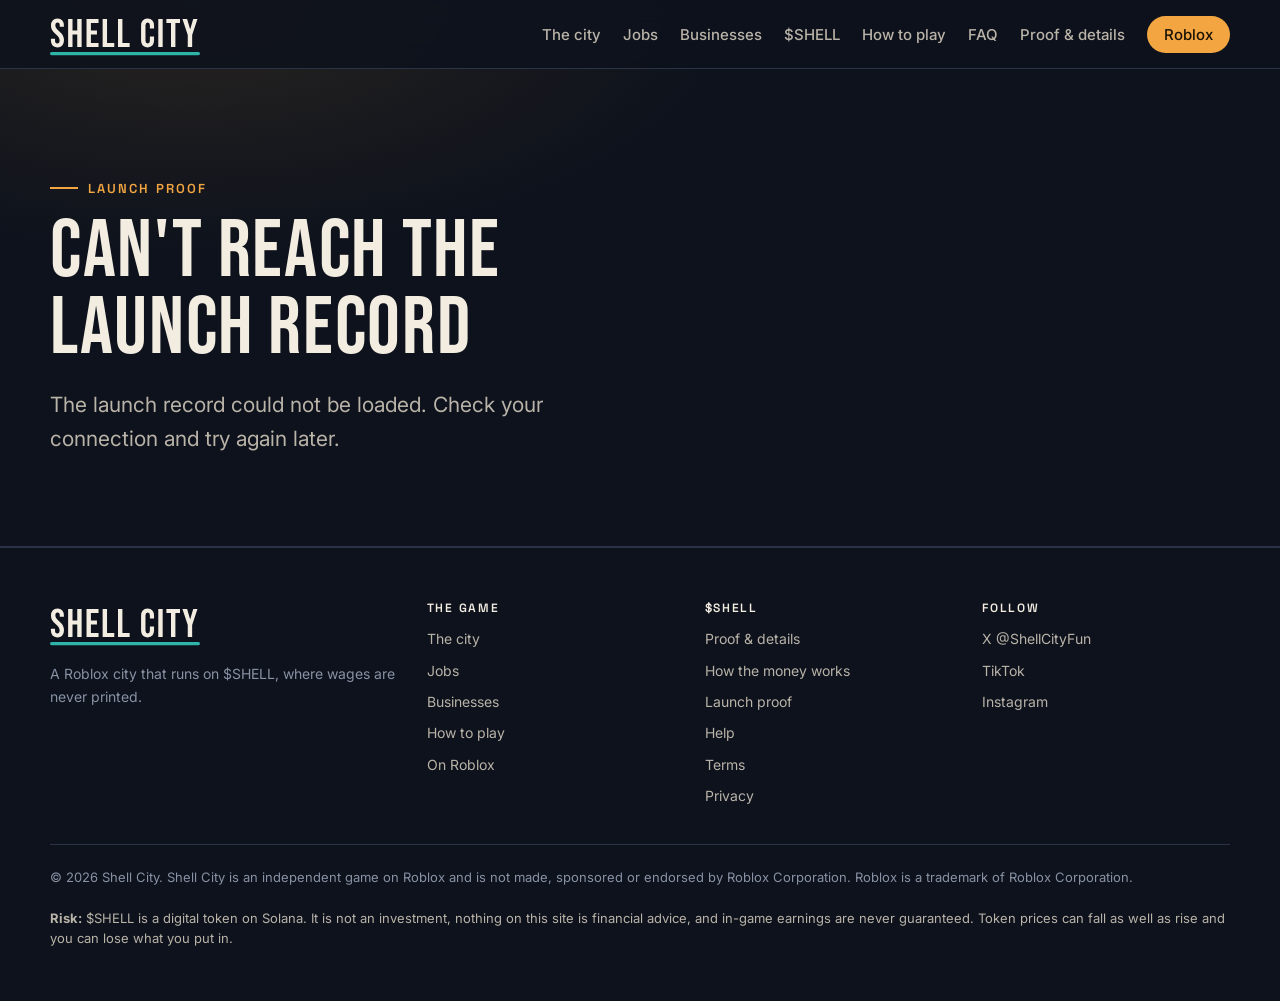
<file: docs/proof/index.html>
<!doctype html>
<html lang="en">
<head>
<meta charset="utf-8">
<meta name="viewport" content="width=device-width, initial-scale=1, viewport-fit=cover">
<title>Launch proof — Shell City</title>
<meta name="description" content="The public Solana transactions and Roblox records of how $SHELL was launched from inside Shell City.">
<meta name="theme-color" content="#0d121c">
<link rel="canonical" href="https://shellcity.fun/proof/">
<link rel="icon" href="../img/favicon-32.png" type="image/png" sizes="32x32">
<link rel="icon" href="../img/favicon-192.png" type="image/png" sizes="192x192">
<link rel="apple-touch-icon" href="../img/apple-touch-icon.png">
<meta property="og:type" content="article">
<meta property="og:site_name" content="Shell City">
<meta property="og:title" content="Launch proof — Shell City">
<meta property="og:description" content="The public Solana transactions and Roblox records of how $SHELL was launched from inside Shell City.">
<meta property="og:url" content="https://shellcity.fun/proof/">
<meta property="og:image" content="https://shellcity.fun/img/og-live.jpg">
<meta property="og:image:width" content="1200">
<meta property="og:image:height" content="630">
<meta property="og:image:alt" content="Shell City: Work. Explore. Live it. Beside it, the $SHELL coin, a pixel city skyline at night.">
<meta name="twitter:card" content="summary_large_image">
<meta name="twitter:site" content="@ShellCityFun">
<meta name="twitter:image:alt" content="Shell City: Work. Explore. Live it. Beside it, the $SHELL coin, a pixel city skyline at night.">
<link rel="preload" href="../fonts/BebasNeue.woff2" as="font" type="font/woff2" crossorigin>
<link rel="preload" href="../fonts/Inter.woff2" as="font" type="font/woff2" crossorigin>
<link rel="stylesheet" href="../css/site.css">
</head>
<body>
<a class="skip" href="#main">Skip to content</a>

<header class="nav solid" id="nav">
	<div class="wrap">
		<a class="brand" href="../" aria-label="Shell City home"><img src="../img/wordmark.svg" alt="Shell City" width="150" height="34"></a>
		<button class="nav-toggle" aria-expanded="false" aria-controls="links" aria-label="Menu">
			<svg viewBox="0 0 24 24" fill="none" stroke="currentColor" stroke-width="2" stroke-linecap="round" aria-hidden="true"><path d="M4 7h16M4 12h16M4 17h16"/></svg>
		</button>
		<nav class="nav-links" id="links" aria-label="Main">
			<a href="../#city">The city</a>
			<a href="../#jobs">Jobs</a>
			<a href="../#business">Businesses</a>
			<a href="../shell.html">$SHELL</a>
			<a href="../#play">How to play</a>
			<a href="../#faq">FAQ</a>
			<a href="../details.html">Proof &amp; details</a>
			<a class="btn btn-primary" href="https://www.roblox.com/games/130170912798923" rel="noopener">Roblox</a>
		</nav>
	</div>
</header>

<main id="main">

<div class="page-hero">
	<div class="wrap">
		<p class="eyebrow">Launch proof</p>
		<h1 id="proof-headline" class="long" aria-live="polite">Checking…</h1>
		<p class="lede" id="proof-lede">Looking up the launch record.</p>
		<noscript><p class="lede">This page reads the launch record when it opens, which needs JavaScript.</p></noscript>
	</div>
</div>

<section id="launch" aria-labelledby="launch-title" hidden>
	<div class="wrap">
		<div class="section-head">
			<div>
				<p class="eyebrow">On chain</p>
				<h2 id="launch-title">Check it yourself.</h2>
			</div>
			<p class="lede">Each line is a public Solana transaction or a public Roblox page. Open them and compare.</p>
		</div>
		<div class="table-scroll">
			<table class="proof facts">
				<thead><tr><th>What</th><th>Record</th></tr></thead>
				<tbody>
					<tr><td>Launch: create + first buy + memo</td><td><a id="tx-launch" rel="noopener"></a><span class="slot" id="tx-launch-slot"></span></td></tr>
					<tr><td>First buy to the treasury</td><td><a id="tx-transfer" rel="noopener"></a><span class="slot" id="tx-transfer-slot"></span></td></tr>
					<tr><td>Mint</td><td><a id="mint" rel="noopener"></a></td></tr>
					<tr><td>On pump.fun</td><td><a id="pump" rel="noopener"></a></td></tr>
					<tr><td>Roblox game</td><td><a href="https://www.roblox.com/games/130170912798923" rel="noopener">roblox.com/games/130170912798923</a></td></tr>
					<tr><td>Game server id</td><td><code id="job-id"></code></td></tr>
					<tr><td>Place version</td><td><code id="place-version"></code></td></tr>
					<tr><td>Launching Roblox account</td><td><a id="roblox-user" rel="noopener"></a></td></tr>
					<tr id="backend-image-row" hidden><td>Backend build that serves this record</td><td><code id="backend-image"></code></td></tr>
				</tbody>
			</table>
		</div>

		<h3 class="proof-sub">The memo</h3>
		<pre class="memo" id="memo"></pre>
		<p class="note">Open the <a id="memo-tx" rel="noopener">launch transaction on Solscan</a> and find this memo in it. The text above is quoted exactly as it was written on chain.</p>
	</div>
</section>

<section id="recordings" aria-labelledby="recordings-title" style="padding-top:0" hidden>
	<div class="wrap">
		<div class="section-head">
			<div>
				<p class="eyebrow">Video</p>
				<h2 id="recordings-title">Recordings</h2>
			</div>
			<p class="lede">Screen recordings of the launch, each with the SHA-256 hash of the file as published.</p>
		</div>
		<ul class="recordings" id="recordings-list"></ul>
		<p class="recordings-empty" id="recordings-empty" hidden>No recordings posted yet.</p>
		<div class="prose verify">
			<h3>Check a recording's hash</h3>
			<p>Download the file, then compute its SHA-256 hash:</p>
			<p>Windows (Command Prompt or PowerShell):</p>
			<pre class="cmd">certutil -hashfile file SHA256</pre>
			<p>macOS or Linux (Terminal):</p>
			<pre class="cmd">shasum -a 256 file</pre>
			<p>Replace <code>file</code> with the path of the downloaded file. If the hash it prints matches the one listed for that recording, your copy is byte for byte the file published here.</p>
		</div>
	</div>
</section>

</main>

<footer class="site">
	<div class="wrap">
		<div class="cols">
			<div>
				<img src="../img/wordmark.svg" alt="Shell City" width="150" height="34" style="margin-bottom:16px">
				<p>A Roblox city that runs on $SHELL, where wages are never printed.</p>
			</div>
			<div><h2>The game</h2><ul><li><a href="../#city">The city</a></li><li><a href="../#jobs">Jobs</a></li><li><a href="../#business">Businesses</a></li><li><a href="../#play">How to play</a></li><li><a href="https://www.roblox.com/games/130170912798923" rel="noopener">On Roblox</a></li></ul></div>
			<div><h2>$SHELL</h2><ul><li><a href="../details.html">Proof &amp; details</a></li><li><a href="../shell.html">How the money works</a></li><li><a href="./" aria-current="page">Launch proof</a></li><li><a href="../help.html">Help</a></li><li><a href="../terms.html">Terms</a></li><li><a href="../privacy.html">Privacy</a></li></ul></div>
			<div><h2>Follow</h2><ul><li><a href="https://x.com/ShellCityFun" rel="noopener">X @ShellCityFun</a></li><li><a href="https://www.tiktok.com/@shellcityfun" rel="noopener">TikTok</a></li><li><a href="https://www.instagram.com/shellcityfun/" rel="noopener">Instagram</a></li></ul></div>
		</div>
		<div class="legal">
			<p>© <span id="year">2026</span> Shell City. Shell City is an independent game on Roblox and is not made, sponsored or endorsed by Roblox Corporation. Roblox is a trademark of Roblox Corporation.</p>
			<p class="footer-risk"><strong>Risk:</strong> $SHELL is a digital token on Solana. It is not an investment, nothing on this site is financial advice, and in-game earnings are never guaranteed. Token prices can fall as well as rise and you can lose what you put in.</p>
		</div>
	</div>
</footer>

<script src="../js/site.js" defer></script>
<script src="../js/proof.js" defer></script>
</body>
</html>
</file>
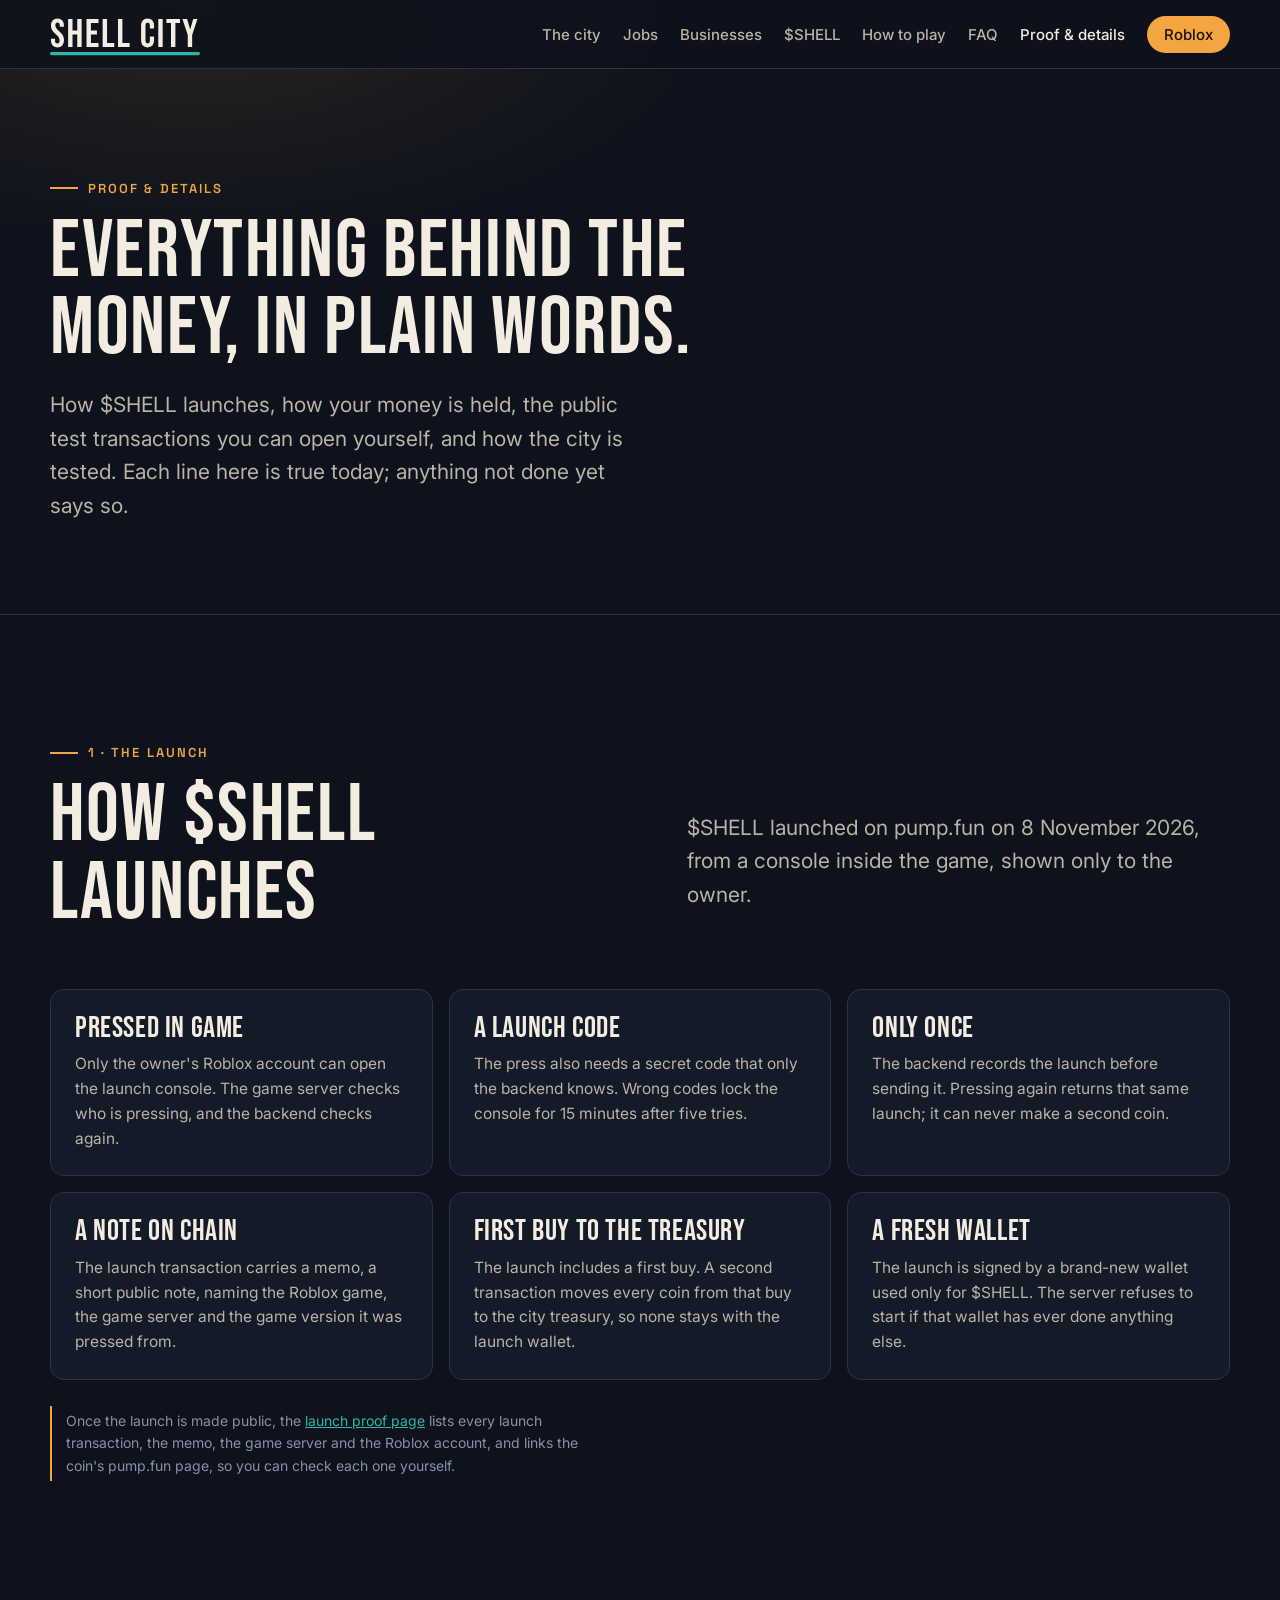
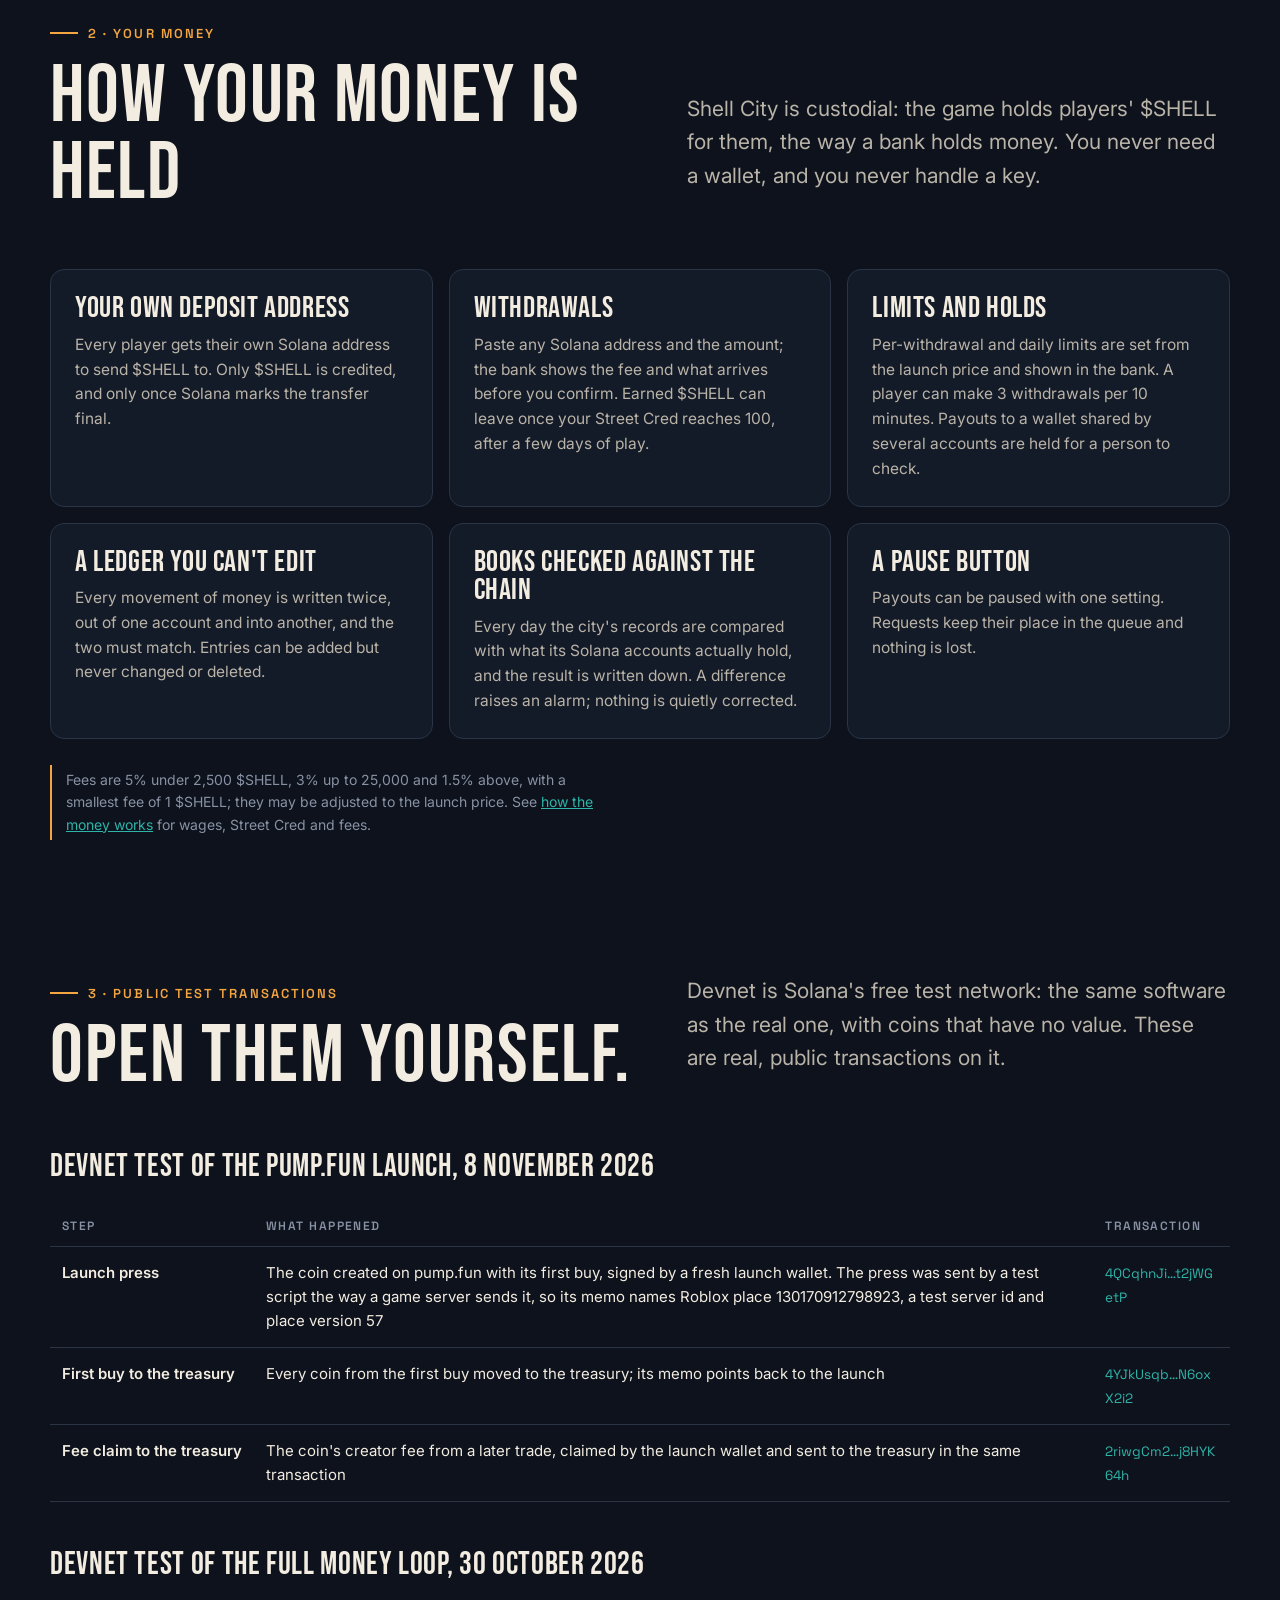
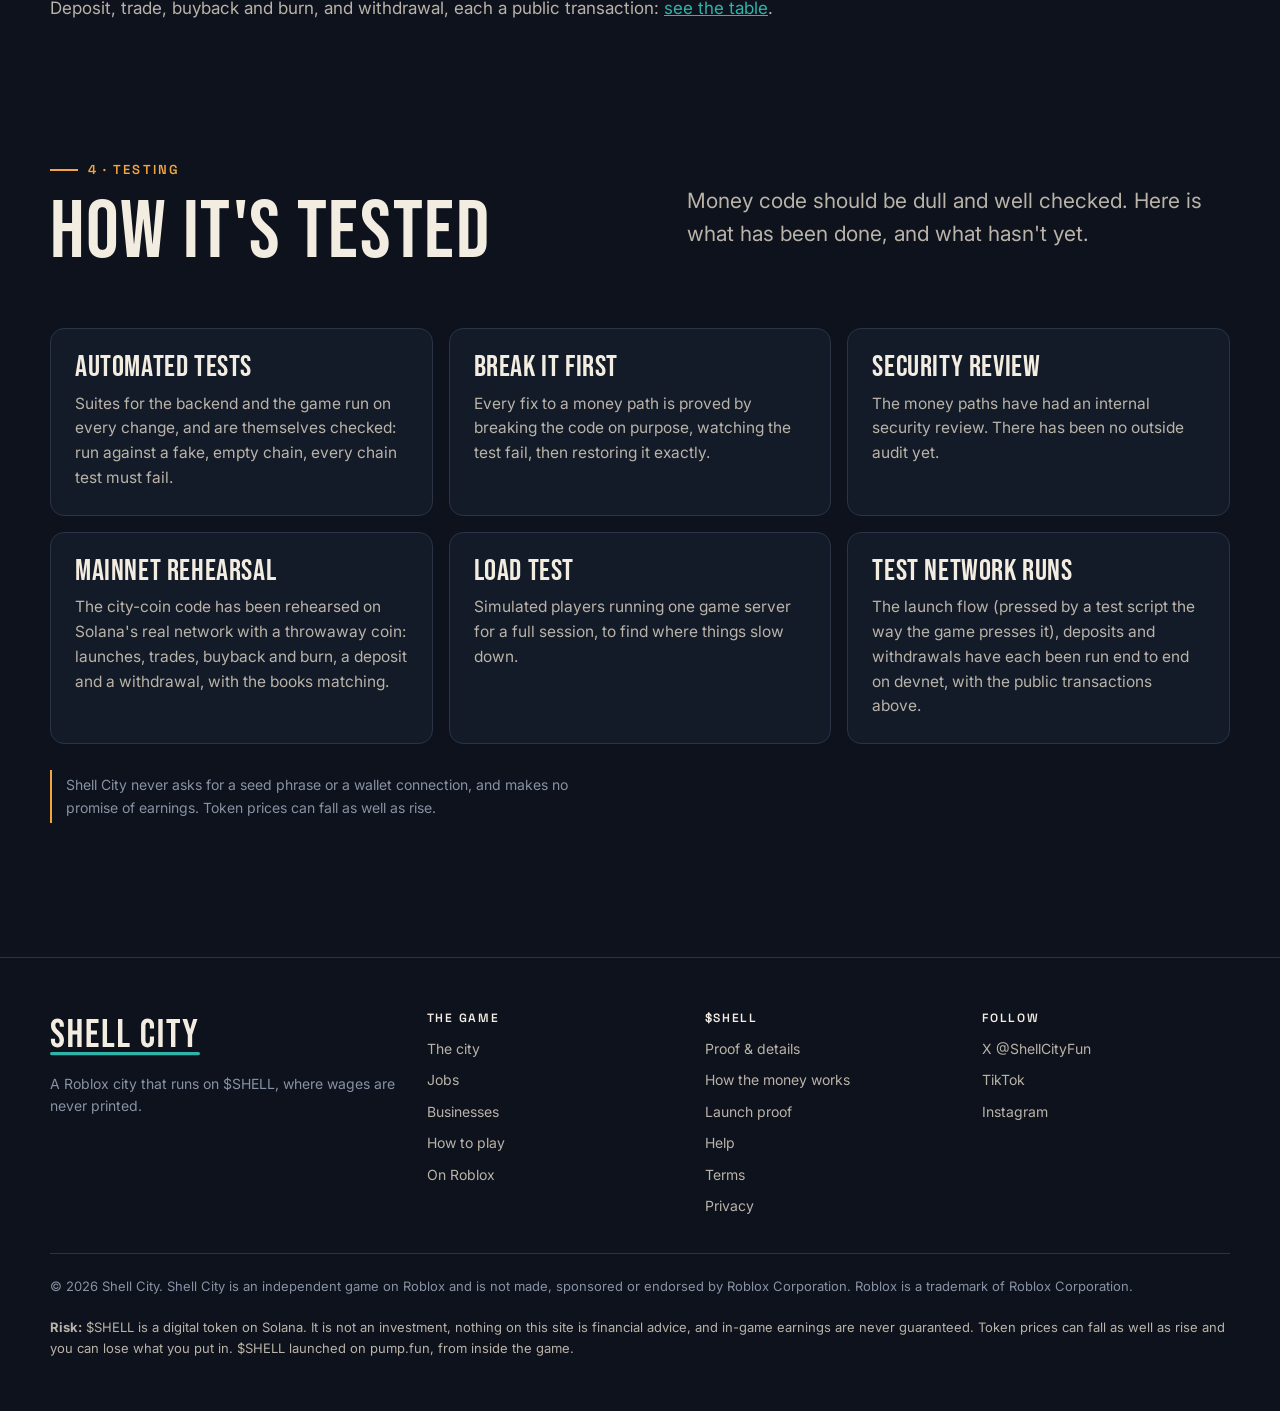
<file: docs/details.html>
<!doctype html>
<html lang="en">
<head>
<meta charset="utf-8">
<meta name="viewport" content="width=device-width, initial-scale=1, viewport-fit=cover">
<title>Proof &amp; details — Shell City</title>
<meta name="description" content="How $SHELL launches from inside the game, how players' money is held, the public test transactions, and how Shell City is tested.">
<meta name="theme-color" content="#0d121c">
<link rel="canonical" href="https://shellcity.fun/details.html">
<link rel="icon" href="img/favicon-32.png" type="image/png" sizes="32x32">
<link rel="icon" href="img/favicon-192.png" type="image/png" sizes="192x192">
<link rel="apple-touch-icon" href="img/apple-touch-icon.png">
<meta property="og:type" content="article">
<meta property="og:site_name" content="Shell City">
<meta property="og:title" content="Proof &amp; details — Shell City">
<meta property="og:description" content="How $SHELL launches from inside the game, how players' money is held, the public test transactions, and how Shell City is tested.">
<meta property="og:url" content="https://shellcity.fun/details.html">
<meta property="og:image" content="https://shellcity.fun/img/og-live.jpg">
<meta property="og:image:width" content="1200">
<meta property="og:image:height" content="630">
<meta property="og:image:alt" content="Shell City: Work. Explore. Live it. Beside it, the $SHELL coin, a pixel city skyline at night.">
<meta name="twitter:card" content="summary_large_image">
<meta name="twitter:site" content="@ShellCityFun">
<meta name="twitter:image:alt" content="Shell City: Work. Explore. Live it. Beside it, the $SHELL coin, a pixel city skyline at night.">
<link rel="preload" href="fonts/BebasNeue.woff2" as="font" type="font/woff2" crossorigin>
<link rel="preload" href="fonts/Inter.woff2" as="font" type="font/woff2" crossorigin>
<link rel="stylesheet" href="css/site.css">
</head>
<body>
<a class="skip" href="#main">Skip to content</a>

<header class="nav solid" id="nav">
	<div class="wrap">
		<a class="brand" href="./" aria-label="Shell City home"><img src="img/wordmark.svg" alt="Shell City" width="150" height="34"></a>
		<button class="nav-toggle" aria-expanded="false" aria-controls="links" aria-label="Menu">
			<svg viewBox="0 0 24 24" fill="none" stroke="currentColor" stroke-width="2" stroke-linecap="round" aria-hidden="true"><path d="M4 7h16M4 12h16M4 17h16"/></svg>
		</button>
		<nav class="nav-links" id="links" aria-label="Main">
			<a href="./#city">The city</a>
			<a href="./#jobs">Jobs</a>
			<a href="./#business">Businesses</a>
			<a href="shell.html">$SHELL</a>
			<a href="./#play">How to play</a>
			<a href="./#faq">FAQ</a>
			<a href="details.html" aria-current="page">Proof &amp; details</a>
			<a class="btn btn-primary" href="https://www.roblox.com/games/130170912798923" rel="noopener">Roblox</a>
		</nav>
	</div>
</header>

<main id="main">

<div class="page-hero">
	<div class="wrap">
		<p class="eyebrow">Proof &amp; details</p>
		<h1 class="long">Everything behind the money, in plain words.</h1>
		<p class="lede">How $SHELL launches, how your money is held, the public test transactions you can open yourself, and how the city is tested. Each line here is true today; anything not done yet says so.</p>
	</div>
</div>

<section id="launch" aria-labelledby="launch-title">
	<div class="wrap">
		<div class="section-head reveal">
			<div>
				<p class="eyebrow">1 · The launch</p>
				<h2 id="launch-title">How $SHELL launches</h2>
			</div>
			<p class="lede">$SHELL launched on pump.fun on 8 November 2026, from a console inside the game, shown only to the owner.</p>
		</div>
		<div class="cards reveal">
			<div class="card"><h3>Pressed in game</h3><p>Only the owner's Roblox account can open the launch console. The game server checks who is pressing, and the backend checks again.</p></div>
			<div class="card"><h3>A launch code</h3><p>The press also needs a secret code that only the backend knows. Wrong codes lock the console for 15 minutes after five tries.</p></div>
			<div class="card"><h3>Only once</h3><p>The backend records the launch before sending it. Pressing again returns that same launch; it can never make a second coin.</p></div>
			<div class="card"><h3>A note on chain</h3><p>The launch transaction carries a memo, a short public note, naming the Roblox game, the game server and the game version it was pressed from.</p></div>
			<div class="card"><h3>First buy to the treasury</h3><p>The launch includes a first buy. A second transaction moves every coin from that buy to the city treasury, so none stays with the launch wallet.</p></div>
			<div class="card"><h3>A fresh wallet</h3><p>The launch is signed by a brand-new wallet used only for $SHELL. The server refuses to start if that wallet has ever done anything else.</p></div>
		</div>
		<p class="note">Once the launch is made public, the <a href="proof/">launch proof page</a> lists every launch transaction, the memo, the game server and the Roblox account, and links the coin's pump.fun page, so you can check each one yourself.</p>
	</div>
</section>

<section id="money" aria-labelledby="money-title" style="padding-top:0">
	<div class="wrap">
		<div class="section-head reveal">
			<div>
				<p class="eyebrow">2 · Your money</p>
				<h2 id="money-title">How your money is held</h2>
			</div>
			<p class="lede">Shell City is custodial: the game holds players' $SHELL for them, the way a bank holds money. You never need a wallet, and you never handle a key.</p>
		</div>
		<div class="cards reveal">
			<div class="card"><h3>Your own deposit address</h3><p>Every player gets their own Solana address to send $SHELL to. Only $SHELL is credited, and only once Solana marks the transfer final.</p></div>
			<div class="card"><h3>Withdrawals</h3><p>Paste any Solana address and the amount; the bank shows the fee and what arrives before you confirm. Earned $SHELL can leave once your Street Cred reaches 100, after a few days of play.</p></div>
			<div class="card"><h3>Limits and holds</h3><p>Per-withdrawal and daily limits are set from the launch price and shown in the bank. A player can make 3 withdrawals per 10 minutes. Payouts to a wallet shared by several accounts are held for a person to check.</p></div>
			<div class="card"><h3>A ledger you can't edit</h3><p>Every movement of money is written twice, out of one account and into another, and the two must match. Entries can be added but never changed or deleted.</p></div>
			<div class="card"><h3>Books checked against the chain</h3><p>Every day the city's records are compared with what its Solana accounts actually hold, and the result is written down. A difference raises an alarm; nothing is quietly corrected.</p></div>
			<div class="card"><h3>A pause button</h3><p>Payouts can be paused with one setting. Requests keep their place in the queue and nothing is lost.</p></div>
		</div>
		<p class="note">Fees are 5% under 2,500 $SHELL, 3% up to 25,000 and 1.5% above, with a smallest fee of 1 $SHELL; they may be adjusted to the launch price. See <a href="shell.html">how the money works</a> for wages, Street Cred and fees.</p>
	</div>
</section>

<section id="devnet" aria-labelledby="devnet-title" style="padding-top:0">
	<div class="wrap">
		<div class="section-head reveal">
			<div>
				<p class="eyebrow">3 · Public test transactions</p>
				<h2 id="devnet-title">Open them yourself.</h2>
			</div>
			<p class="lede">Devnet is Solana's free test network: the same software as the real one, with coins that have no value. These are real, public transactions on it.</p>
		</div>
		<h3 class="proof-sub">Devnet test of the pump.fun launch, 8 November 2026</h3>
		<div class="table-scroll reveal">
			<table class="proof stack">
				<thead><tr><th>Step</th><th>What happened</th><th>Transaction</th></tr></thead>
				<tbody>
					<tr><td>Launch press</td><td>The coin created on pump.fun with its first buy, signed by a fresh launch wallet. The press was sent by a test script the way a game server sends it, so its memo names Roblox place 130170912798923, a test server id and place version 57</td><td><a href="https://solscan.io/tx/4QCqhnJiLP7osSothGHjaqotcJstSLWfbRzDjC1D5B3Eck9C2tKGgUjfj5niba49z9SbGDdQoHCQFvMxt2jWGetP?cluster=devnet" rel="noopener">4QCqhnJi…t2jWGetP</a></td></tr>
					<tr><td>First buy to the treasury</td><td>Every coin from the first buy moved to the treasury; its memo points back to the launch</td><td><a href="https://solscan.io/tx/4YJkUsqbg2TBc7Q6FCn3L6C9CNmFJqsuNYy7HwcRCwbLzk1pCyzXS3QWEQ4niKhV2J42cL948vVdAShcN6oxX2i2?cluster=devnet" rel="noopener">4YJkUsqb…N6oxX2i2</a></td></tr>
					<tr><td>Fee claim to the treasury</td><td>The coin's creator fee from a later trade, claimed by the launch wallet and sent to the treasury in the same transaction</td><td><a href="https://solscan.io/tx/2riwgCm2UbF4ZeNtuRHCad7XXn1WF2TZL2SSc7m189DJKdnGmBPraVchEDRj6FFc44oBT1oDqZMWbzgqj8HYK64h?cluster=devnet" rel="noopener">2riwgCm2…j8HYK64h</a></td></tr>
				</tbody>
			</table>
		</div>
		<h3 class="proof-sub">Devnet test of the full money loop, 30 October 2026</h3>
		<p style="color:var(--chalk-dim);margin:0 0 10px">Deposit, trade, buyback and burn, and withdrawal, each a public transaction: <a href="shell.html#proof" style="color:var(--teal)">see the table</a>.</p>
	</div>
</section>

<section id="tested" aria-labelledby="tested-title" style="padding-top:0">
	<div class="wrap">
		<div class="section-head reveal">
			<div>
				<p class="eyebrow">4 · Testing</p>
				<h2 id="tested-title">How it's tested</h2>
			</div>
			<p class="lede">Money code should be dull and well checked. Here is what has been done, and what hasn't yet.</p>
		</div>
		<div class="cards reveal">
			<div class="card"><h3>Automated tests</h3><p>Suites for the backend and the game run on every change, and are themselves checked: run against a fake, empty chain, every chain test must fail.</p></div>
			<div class="card"><h3>Break it first</h3><p>Every fix to a money path is proved by breaking the code on purpose, watching the test fail, then restoring it exactly.</p></div>
			<div class="card"><h3>Security review</h3><p>The money paths have had an internal security review. There has been no outside audit yet.</p></div>
			<div class="card"><h3>Mainnet rehearsal</h3><p>The city-coin code has been rehearsed on Solana's real network with a throwaway coin: launches, trades, buyback and burn, a deposit and a withdrawal, with the books matching.</p></div>
			<div class="card"><h3>Load test</h3><p>Simulated players running one game server for a full session, to find where things slow down.</p>
			<!-- LOAD-TEST-RESULTS: put the cloud load-test numbers here (players, minutes, request rate, worst response time) when the run is done. -->
			</div>
			<div class="card"><h3>Test network runs</h3><p>The launch flow (pressed by a test script the way the game presses it), deposits and withdrawals have each been run end to end on devnet, with the public transactions above.</p></div>
		</div>
		<p class="note">Shell City never asks for a seed phrase or a wallet connection, and makes no promise of earnings. Token prices can fall as well as rise.</p>
	</div>
</section>

</main>

<footer class="site">
	<div class="wrap">
		<div class="cols">
			<div>
				<img src="img/wordmark.svg" alt="Shell City" width="150" height="34" style="margin-bottom:16px">
				<p>A Roblox city that runs on $SHELL, where wages are never printed.</p>
			</div>
			<div><h2>The game</h2><ul><li><a href="./#city">The city</a></li><li><a href="./#jobs">Jobs</a></li><li><a href="./#business">Businesses</a></li><li><a href="./#play">How to play</a></li><li><a href="https://www.roblox.com/games/130170912798923" rel="noopener">On Roblox</a></li></ul></div>
			<div><h2>$SHELL</h2><ul><li><a href="details.html">Proof &amp; details</a></li><li><a href="shell.html">How the money works</a></li><li><a href="proof/">Launch proof</a></li><li><a href="help.html">Help</a></li><li><a href="terms.html">Terms</a></li><li><a href="privacy.html">Privacy</a></li></ul></div>
			<div><h2>Follow</h2><ul><li><a href="https://x.com/ShellCityFun" rel="noopener">X @ShellCityFun</a></li><li><a href="https://www.tiktok.com/@shellcityfun" rel="noopener">TikTok</a></li><li><a href="https://www.instagram.com/shellcityfun/" rel="noopener">Instagram</a></li></ul></div>
		</div>
		<div class="legal">
			<p>© <span id="year">2026</span> Shell City. Shell City is an independent game on Roblox and is not made, sponsored or endorsed by Roblox Corporation. Roblox is a trademark of Roblox Corporation.</p>
			<p class="footer-risk"><strong>Risk:</strong> $SHELL is a digital token on Solana. It is not an investment, nothing on this site is financial advice, and in-game earnings are never guaranteed. Token prices can fall as well as rise and you can lose what you put in. $SHELL launched on pump.fun, from inside the game.</p>
		</div>
	</div>
</footer>

<script src="js/site.js" defer></script>
</body>
</html>
</file>
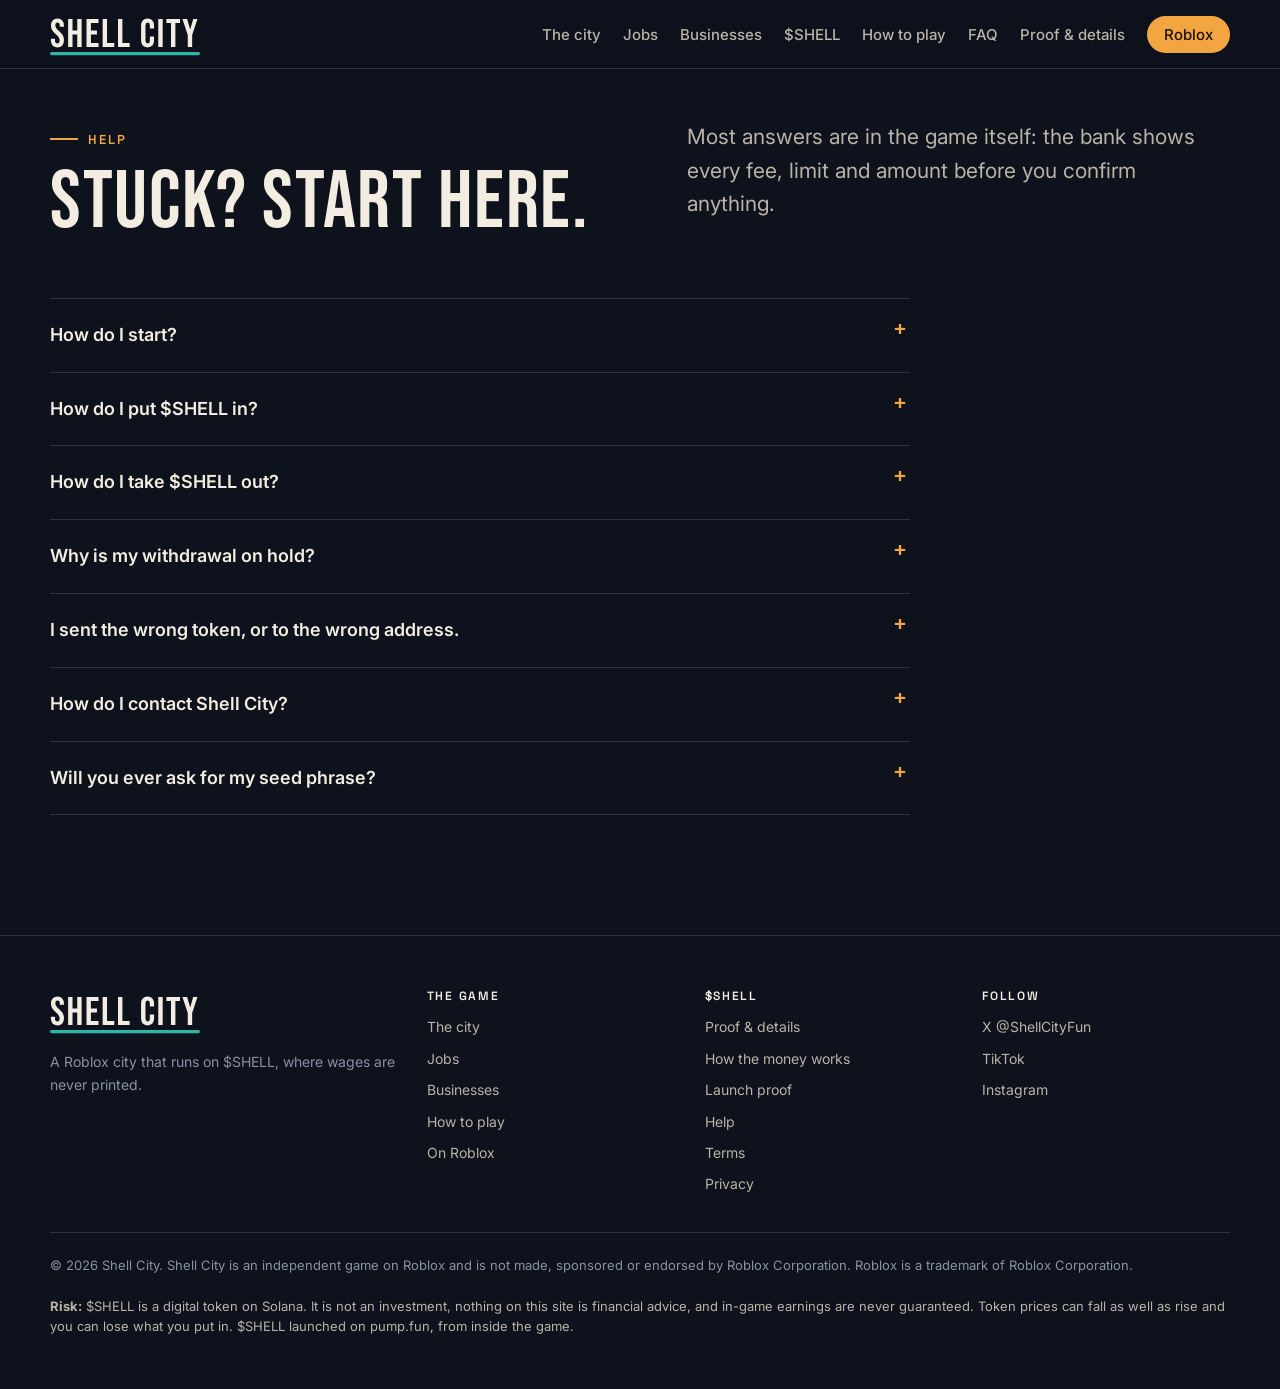
<file: docs/help.html>
<!doctype html>
<html lang="en">
<head>
<meta charset="utf-8">
<meta name="viewport" content="width=device-width, initial-scale=1, viewport-fit=cover">
<title>Help — Shell City</title>
<meta name="description" content="Getting started, deposits, withdrawals, held payouts and how to reach Shell City.">
<meta name="theme-color" content="#0d121c">
<link rel="canonical" href="https://shellcity.fun/help.html">
<link rel="icon" href="img/favicon-32.png" type="image/png" sizes="32x32">
<link rel="icon" href="img/favicon-192.png" type="image/png" sizes="192x192">
<link rel="apple-touch-icon" href="img/apple-touch-icon.png">
<meta property="og:type" content="article">
<meta property="og:site_name" content="Shell City">
<meta property="og:title" content="Help — Shell City">
<meta property="og:description" content="Getting started, deposits, withdrawals, held payouts and how to reach Shell City.">
<meta property="og:url" content="https://shellcity.fun/help.html">
<meta property="og:image" content="https://shellcity.fun/img/og-live.jpg">
<meta property="og:image:width" content="1200">
<meta property="og:image:height" content="630">
<meta property="og:image:alt" content="Shell City: Work. Explore. Live it. Beside it, the $SHELL coin, a pixel city skyline at night.">
<meta name="twitter:card" content="summary_large_image">
<meta name="twitter:site" content="@ShellCityFun">
<meta name="twitter:image:alt" content="Shell City: Work. Explore. Live it. Beside it, the $SHELL coin, a pixel city skyline at night.">
<link rel="preload" href="fonts/BebasNeue.woff2" as="font" type="font/woff2" crossorigin>
<link rel="preload" href="fonts/Inter.woff2" as="font" type="font/woff2" crossorigin>
<link rel="stylesheet" href="css/site.css">
</head>
<body>
<a class="skip" href="#main">Skip to content</a>

<header class="nav solid" id="nav">
	<div class="wrap">
		<a class="brand" href="./" aria-label="Shell City home"><img src="img/wordmark.svg" alt="Shell City" width="150" height="34"></a>
		<button class="nav-toggle" aria-expanded="false" aria-controls="links" aria-label="Menu">
			<svg viewBox="0 0 24 24" fill="none" stroke="currentColor" stroke-width="2" stroke-linecap="round" aria-hidden="true"><path d="M4 7h16M4 12h16M4 17h16"/></svg>
		</button>
		<nav class="nav-links" id="links" aria-label="Main">
			<a href="./#city">The city</a>
			<a href="./#jobs">Jobs</a>
			<a href="./#business">Businesses</a>
			<a href="shell.html">$SHELL</a>
			<a href="./#play">How to play</a>
			<a href="./#faq">FAQ</a>
			<a href="details.html">Proof &amp; details</a>
			<a class="btn btn-primary" href="https://www.roblox.com/games/130170912798923" rel="noopener">Roblox</a>
		</nav>
	</div>
</header>

<main id="main">
<section>
	<div class="wrap">
		<div class="section-head reveal">
			<div>
				<p class="eyebrow">Help</p>
				<h1 class="h2">Stuck? Start here.</h1>
			</div>
			<p class="lede">Most answers are in the game itself: the bank shows every fee, limit and amount before you confirm anything.</p>
		</div>
		<div class="faq reveal">
			<details><summary>How do I start?</summary><p>Join Shell City on Roblox, drink at the fountain and eat at the Soup Kitchen (both free), then pick a job off the board at the Corner. Your wage lands when you clock out.</p></details>
			<details><summary>How do I put $SHELL in?</summary><p>Open the bank and ask for your deposit address. Send $SHELL to it from your own Solana wallet. Only $SHELL counts: other tokens sent there are not credited. A deposit is credited once Solana marks it final, usually within a minute.</p></details>
			<details><summary>How do I take $SHELL out?</summary><p>At the bank, choose Withdraw, paste your own Solana address and the amount. The bank shows the fee and what arrives before you confirm. Payouts settle on Solana, usually within a few minutes.</p></details>
			<details><summary>Why is my withdrawal on hold?</summary><p>A payout to a wallet that several accounts send to is held for a person to check, to stop farming. Holds are reviewed by hand; if one is refused, the $SHELL goes back to your balance.</p></details>
			<details><summary>I sent the wrong token, or to the wrong address.</summary><p>Send us the transaction signature and your Roblox username (below). We can look, but tokens sent to an address the city does not control cannot be recovered.</p></details>
			<details><summary>How do I contact Shell City?</summary><p>Message <a href="https://x.com/ShellCityFun" rel="noopener">@ShellCityFun on X</a> with your Roblox username and, for a deposit or withdrawal, the transaction signature.</p></details>
			<details><summary>Will you ever ask for my seed phrase?</summary><p>Never. Shell City never asks for a seed phrase or private key, never asks you to connect a wallet, and never messages you first about money. Anyone who does is not us.</p></details>
		</div>
	</div>
</section>

</main>

<footer class="site">
	<div class="wrap">
		<div class="cols">
			<div>
				<img src="img/wordmark.svg" alt="Shell City" width="150" height="34" style="margin-bottom:16px">
				<p>A Roblox city that runs on $SHELL, where wages are never printed.</p>
			</div>
			<div><h2>The game</h2><ul><li><a href="./#city">The city</a></li><li><a href="./#jobs">Jobs</a></li><li><a href="./#business">Businesses</a></li><li><a href="./#play">How to play</a></li><li><a href="https://www.roblox.com/games/130170912798923" rel="noopener">On Roblox</a></li></ul></div>
			<div><h2>$SHELL</h2><ul><li><a href="details.html">Proof &amp; details</a></li><li><a href="shell.html">How the money works</a></li><li><a href="proof/">Launch proof</a></li><li><a href="help.html">Help</a></li><li><a href="terms.html">Terms</a></li><li><a href="privacy.html">Privacy</a></li></ul></div>
			<div><h2>Follow</h2><ul><li><a href="https://x.com/ShellCityFun" rel="noopener">X @ShellCityFun</a></li><li><a href="https://www.tiktok.com/@shellcityfun" rel="noopener">TikTok</a></li><li><a href="https://www.instagram.com/shellcityfun/" rel="noopener">Instagram</a></li></ul></div>
		</div>
		<div class="legal">
			<p>© <span id="year">2026</span> Shell City. Shell City is an independent game on Roblox and is not made, sponsored or endorsed by Roblox Corporation. Roblox is a trademark of Roblox Corporation.</p>
			<p class="footer-risk"><strong>Risk:</strong> $SHELL is a digital token on Solana. It is not an investment, nothing on this site is financial advice, and in-game earnings are never guaranteed. Token prices can fall as well as rise and you can lose what you put in. $SHELL launched on pump.fun, from inside the game.</p>
		</div>
	</div>
</footer>

<script src="js/site.js" defer></script>
</body>
</html>
</file>
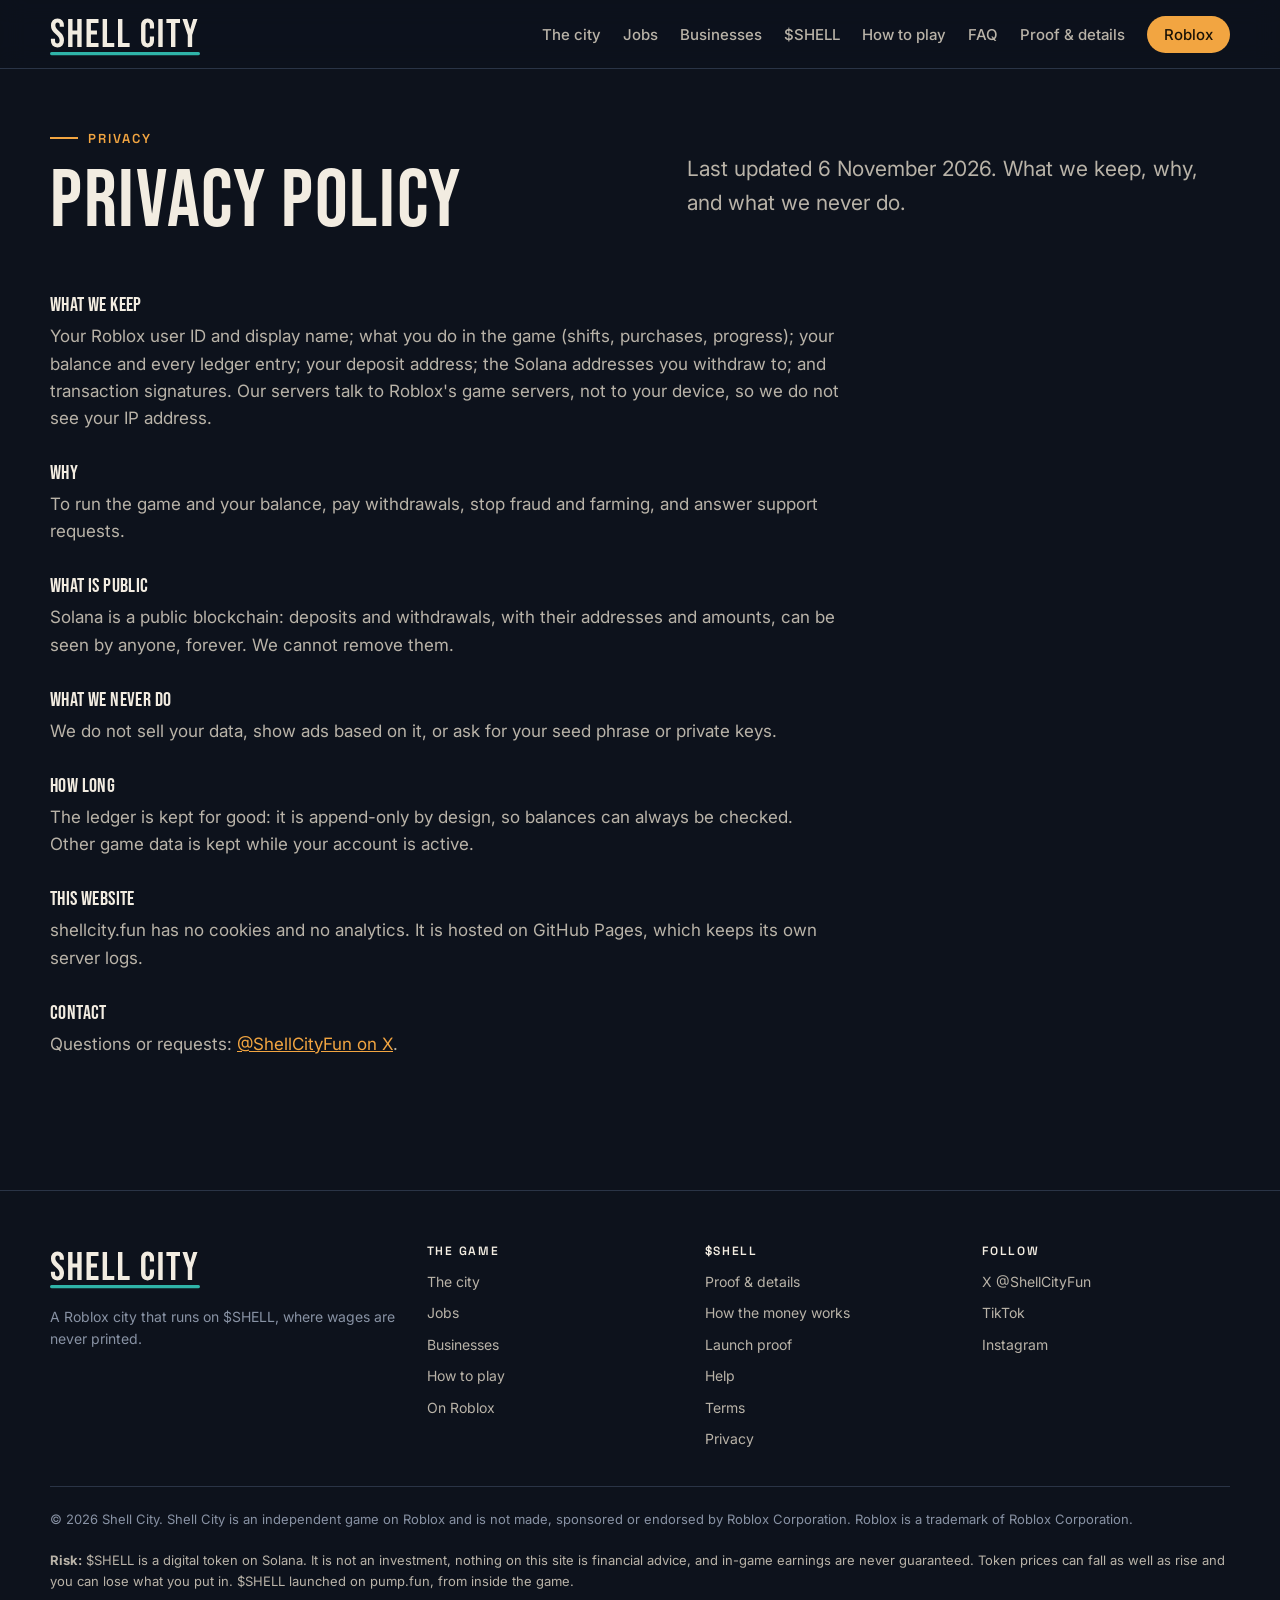
<file: docs/privacy.html>
<!doctype html>
<html lang="en">
<head>
<meta charset="utf-8">
<meta name="viewport" content="width=device-width, initial-scale=1, viewport-fit=cover">
<title>Privacy Policy — Shell City</title>
<meta name="description" content="What Shell City keeps about players, why, and what it never does.">
<meta name="theme-color" content="#0d121c">
<link rel="canonical" href="https://shellcity.fun/privacy.html">
<link rel="icon" href="img/favicon-32.png" type="image/png" sizes="32x32">
<link rel="icon" href="img/favicon-192.png" type="image/png" sizes="192x192">
<link rel="apple-touch-icon" href="img/apple-touch-icon.png">
<meta property="og:type" content="article">
<meta property="og:site_name" content="Shell City">
<meta property="og:title" content="Privacy Policy — Shell City">
<meta property="og:description" content="What Shell City keeps about players, why, and what it never does.">
<meta property="og:url" content="https://shellcity.fun/privacy.html">
<meta property="og:image" content="https://shellcity.fun/img/og-live.jpg">
<meta property="og:image:width" content="1200">
<meta property="og:image:height" content="630">
<meta property="og:image:alt" content="Shell City: Work. Explore. Live it. Beside it, the $SHELL coin, a pixel city skyline at night.">
<meta name="twitter:card" content="summary_large_image">
<meta name="twitter:site" content="@ShellCityFun">
<meta name="twitter:image:alt" content="Shell City: Work. Explore. Live it. Beside it, the $SHELL coin, a pixel city skyline at night.">
<link rel="preload" href="fonts/BebasNeue.woff2" as="font" type="font/woff2" crossorigin>
<link rel="preload" href="fonts/Inter.woff2" as="font" type="font/woff2" crossorigin>
<link rel="stylesheet" href="css/site.css">
</head>
<body>
<a class="skip" href="#main">Skip to content</a>

<header class="nav solid" id="nav">
	<div class="wrap">
		<a class="brand" href="./" aria-label="Shell City home"><img src="img/wordmark.svg" alt="Shell City" width="150" height="34"></a>
		<button class="nav-toggle" aria-expanded="false" aria-controls="links" aria-label="Menu">
			<svg viewBox="0 0 24 24" fill="none" stroke="currentColor" stroke-width="2" stroke-linecap="round" aria-hidden="true"><path d="M4 7h16M4 12h16M4 17h16"/></svg>
		</button>
		<nav class="nav-links" id="links" aria-label="Main">
			<a href="./#city">The city</a>
			<a href="./#jobs">Jobs</a>
			<a href="./#business">Businesses</a>
			<a href="shell.html">$SHELL</a>
			<a href="./#play">How to play</a>
			<a href="./#faq">FAQ</a>
			<a href="details.html">Proof &amp; details</a>
			<a class="btn btn-primary" href="https://www.roblox.com/games/130170912798923" rel="noopener">Roblox</a>
		</nav>
	</div>
</header>

<main id="main">
<section>
	<div class="wrap">
		<div class="section-head reveal">
			<div>
				<p class="eyebrow">Privacy</p>
				<h1 class="h2">Privacy Policy</h1>
			</div>
			<p class="lede">Last updated 6 November 2026. What we keep, why, and what we never do.</p>
		</div>
		<div class="prose reveal">
			<h2>What we keep</h2>
			<p>Your Roblox user ID and display name; what you do in the game (shifts, purchases, progress); your balance and every ledger entry; your deposit address; the Solana addresses you withdraw to; and transaction signatures. Our servers talk to Roblox's game servers, not to your device, so we do not see your IP address.</p>
			<h2>Why</h2>
			<p>To run the game and your balance, pay withdrawals, stop fraud and farming, and answer support requests.</p>
			<h2>What is public</h2>
			<p>Solana is a public blockchain: deposits and withdrawals, with their addresses and amounts, can be seen by anyone, forever. We cannot remove them.</p>
			<h2>What we never do</h2>
			<p>We do not sell your data, show ads based on it, or ask for your seed phrase or private keys.</p>
			<h2>How long</h2>
			<p>The ledger is kept for good: it is append-only by design, so balances can always be checked. Other game data is kept while your account is active.</p>
			<h2>This website</h2>
			<p>shellcity.fun has no cookies and no analytics. It is hosted on GitHub Pages, which keeps its own server logs.</p>
			<h2>Contact</h2>
			<p>Questions or requests: <a href="https://x.com/ShellCityFun" rel="noopener">@ShellCityFun on X</a>.</p>
		</div>
	</div>
</section>

</main>

<footer class="site">
	<div class="wrap">
		<div class="cols">
			<div>
				<img src="img/wordmark.svg" alt="Shell City" width="150" height="34" style="margin-bottom:16px">
				<p>A Roblox city that runs on $SHELL, where wages are never printed.</p>
			</div>
			<div><h2>The game</h2><ul><li><a href="./#city">The city</a></li><li><a href="./#jobs">Jobs</a></li><li><a href="./#business">Businesses</a></li><li><a href="./#play">How to play</a></li><li><a href="https://www.roblox.com/games/130170912798923" rel="noopener">On Roblox</a></li></ul></div>
			<div><h2>$SHELL</h2><ul><li><a href="details.html">Proof &amp; details</a></li><li><a href="shell.html">How the money works</a></li><li><a href="proof/">Launch proof</a></li><li><a href="help.html">Help</a></li><li><a href="terms.html">Terms</a></li><li><a href="privacy.html">Privacy</a></li></ul></div>
			<div><h2>Follow</h2><ul><li><a href="https://x.com/ShellCityFun" rel="noopener">X @ShellCityFun</a></li><li><a href="https://www.tiktok.com/@shellcityfun" rel="noopener">TikTok</a></li><li><a href="https://www.instagram.com/shellcityfun/" rel="noopener">Instagram</a></li></ul></div>
		</div>
		<div class="legal">
			<p>© <span id="year">2026</span> Shell City. Shell City is an independent game on Roblox and is not made, sponsored or endorsed by Roblox Corporation. Roblox is a trademark of Roblox Corporation.</p>
			<p class="footer-risk"><strong>Risk:</strong> $SHELL is a digital token on Solana. It is not an investment, nothing on this site is financial advice, and in-game earnings are never guaranteed. Token prices can fall as well as rise and you can lose what you put in. $SHELL launched on pump.fun, from inside the game.</p>
		</div>
	</div>
</footer>

<script src="js/site.js" defer></script>
</body>
</html>
</file>
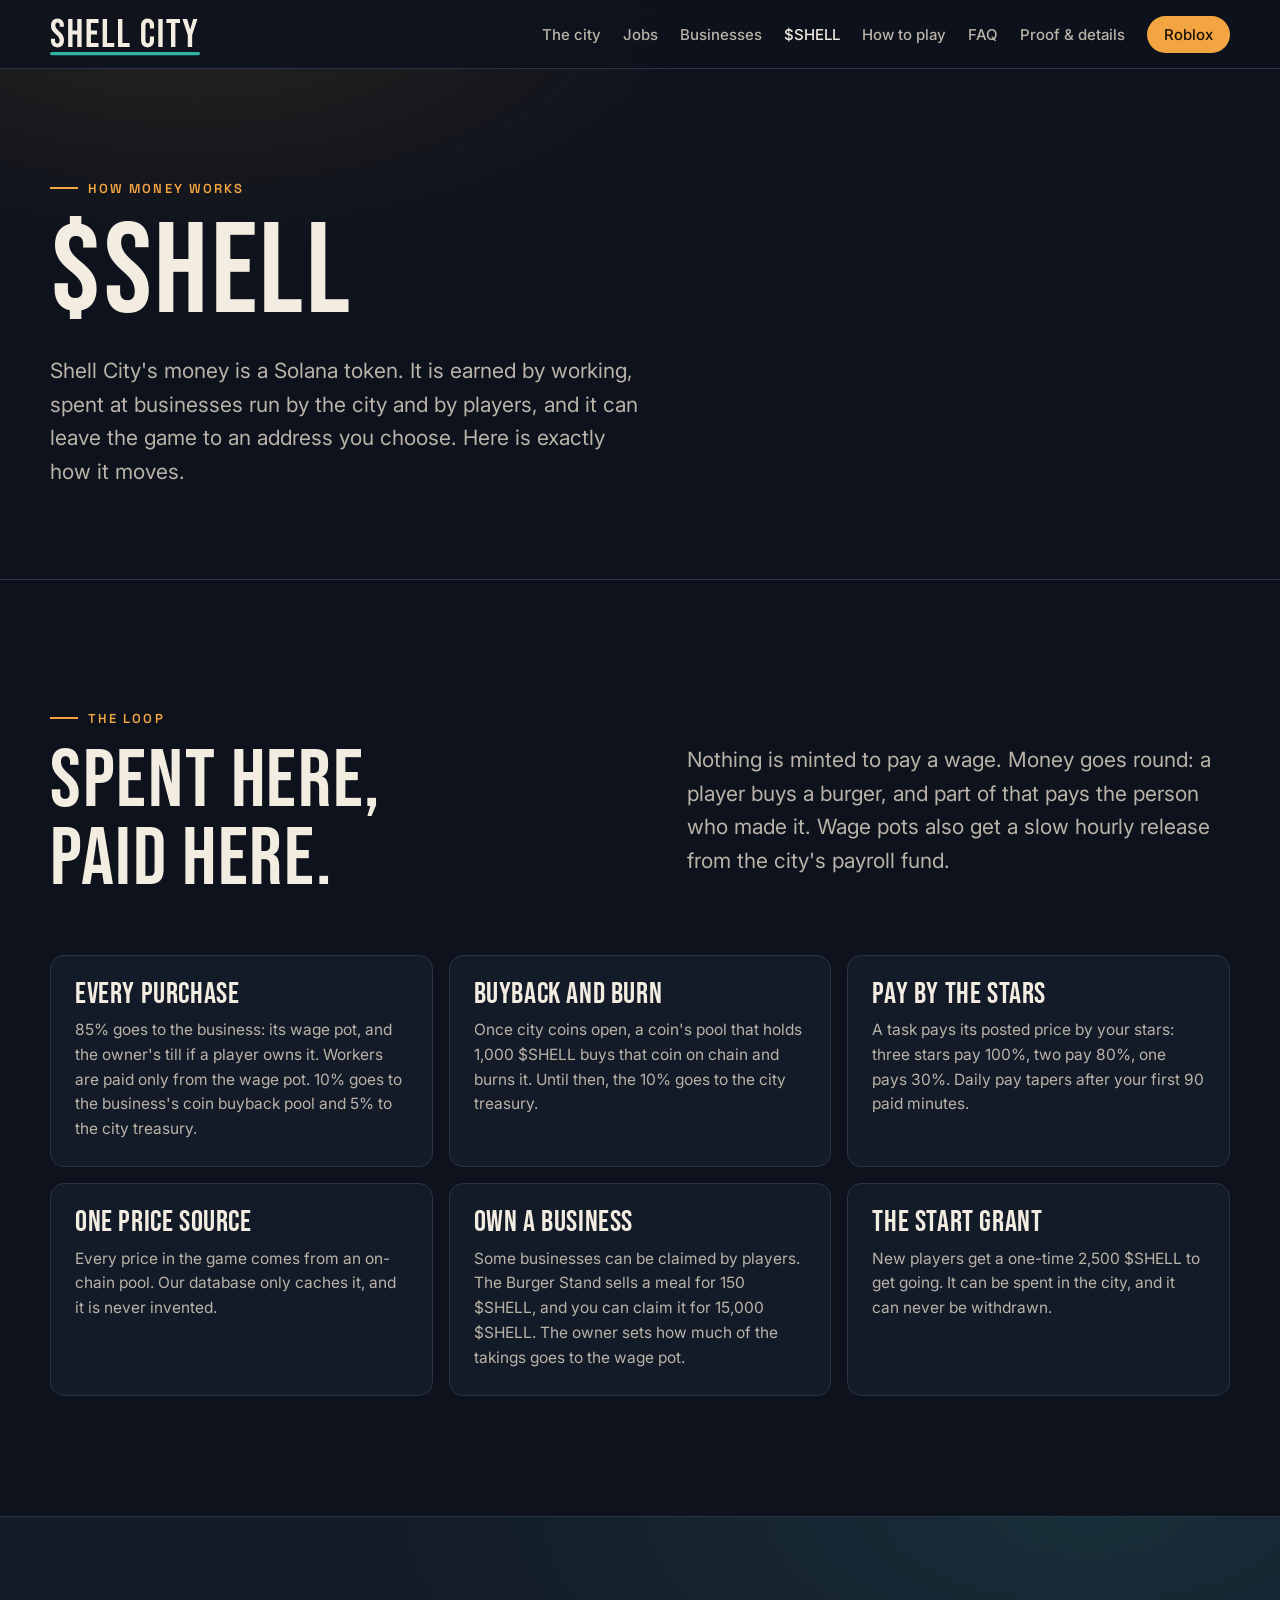
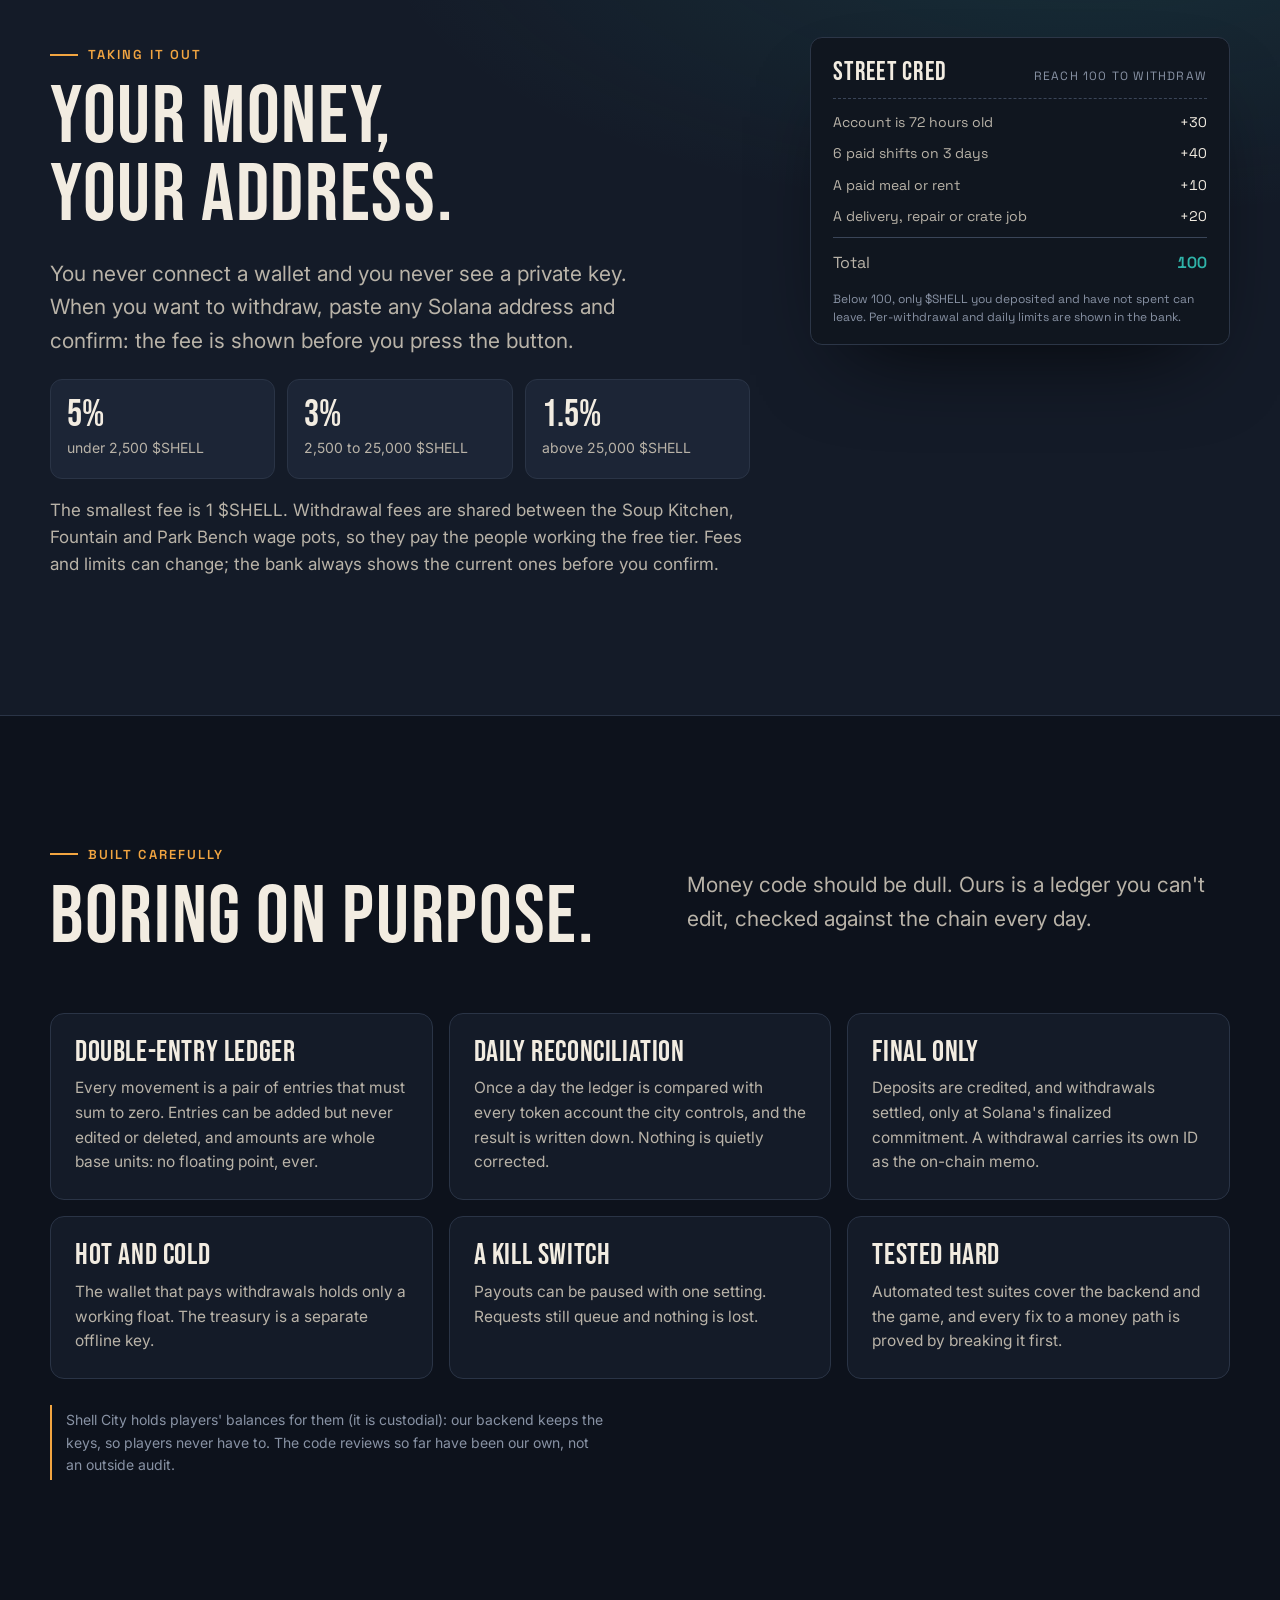
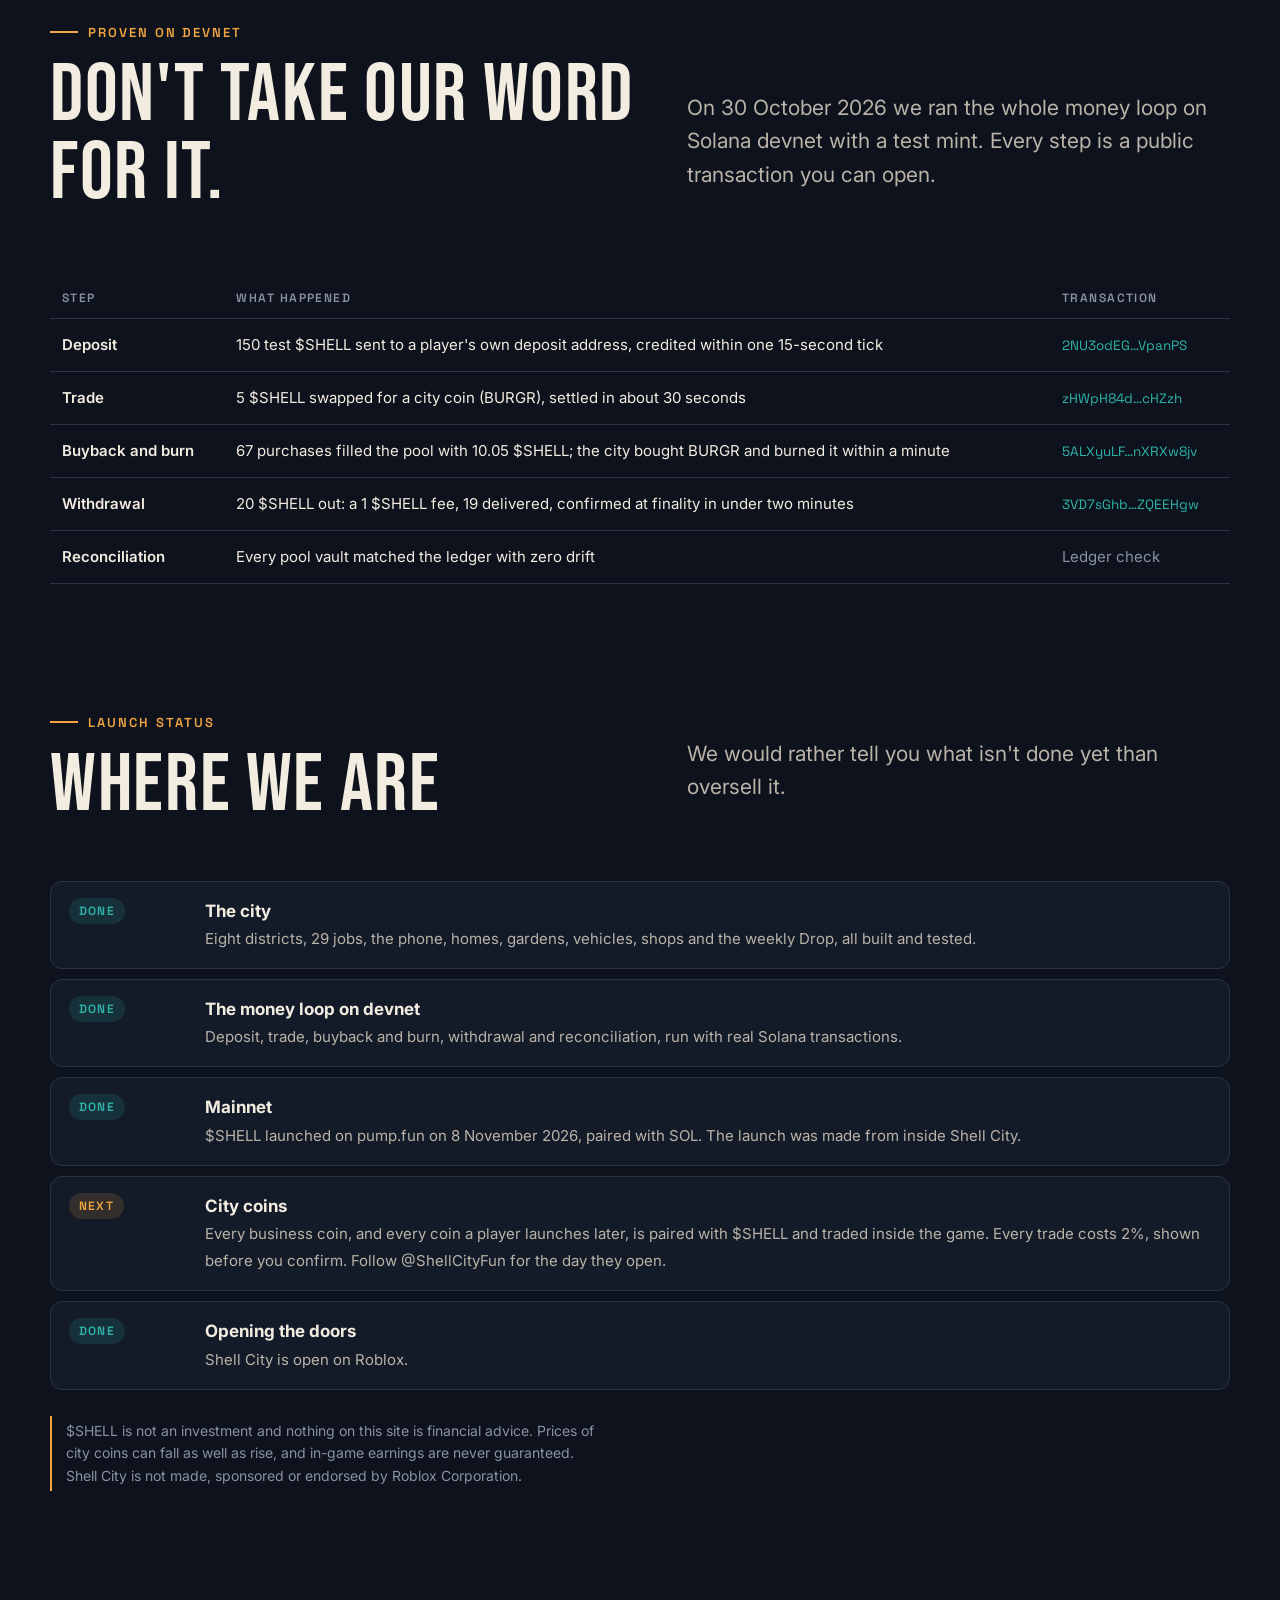
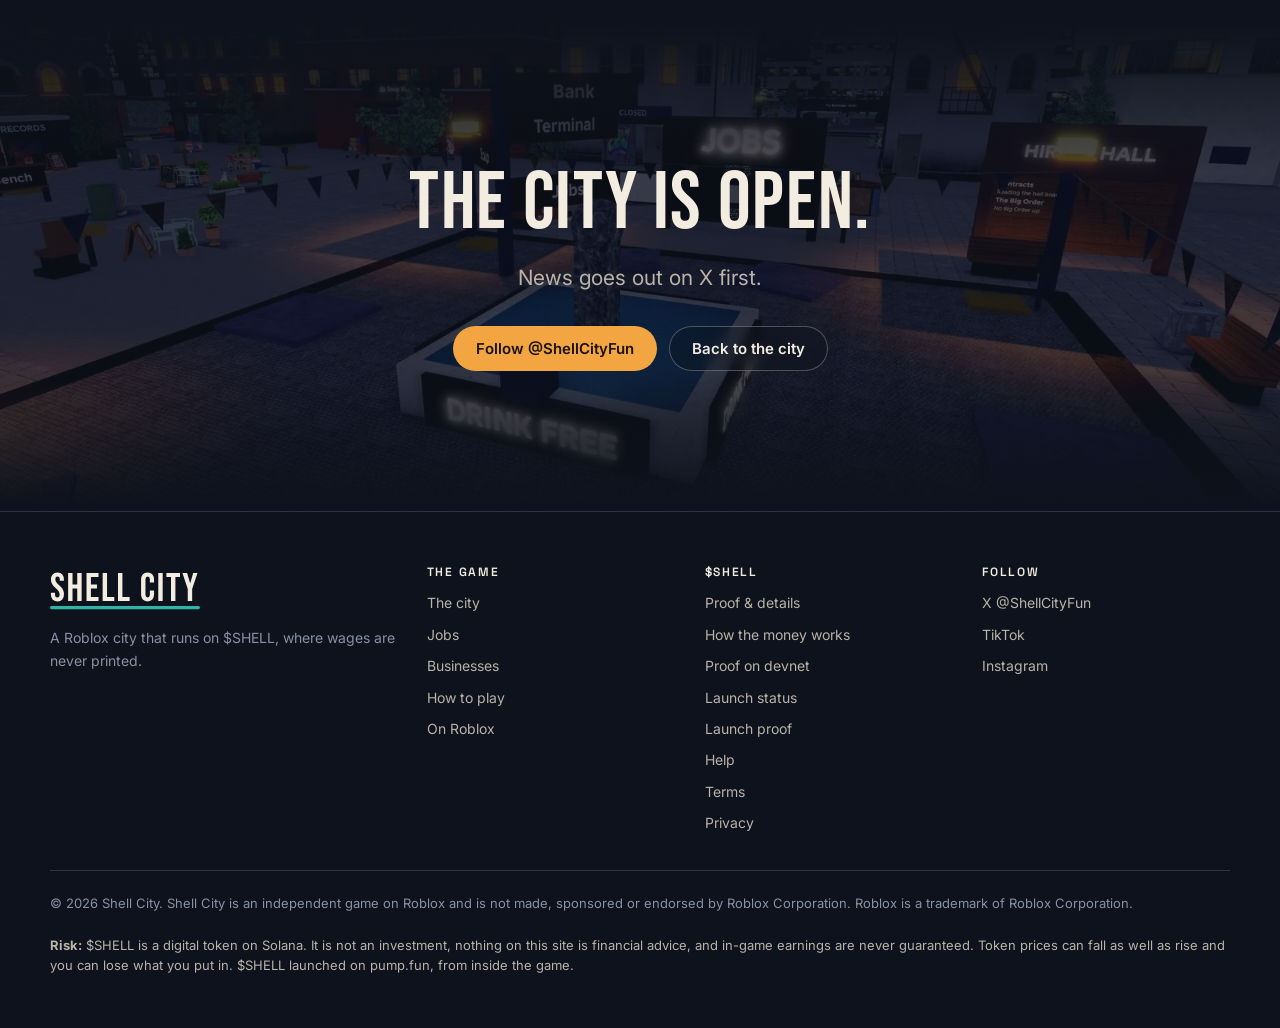
<file: docs/shell.html>
<!doctype html>
<html lang="en">
<head>
<meta charset="utf-8">
<meta name="viewport" content="width=device-width, initial-scale=1, viewport-fit=cover">
<title>$SHELL — how money works in Shell City</title>
<meta name="description" content="How $SHELL works in Shell City: wages paid from player spending, prices from an on-chain pool, withdrawals to your own Solana address, and the full loop proven on devnet.">
<meta name="theme-color" content="#0d121c">
<link rel="canonical" href="https://shellcity.fun/shell.html">
<link rel="icon" href="img/favicon-32.png" type="image/png" sizes="32x32">
<link rel="icon" href="img/favicon-192.png" type="image/png" sizes="192x192">
<link rel="apple-touch-icon" href="img/apple-touch-icon.png">
<meta property="og:type" content="article">
<meta property="og:site_name" content="Shell City">
<meta property="og:title" content="$SHELL — how money works in Shell City">
<meta property="og:description" content="Wages paid from player spending, prices from an on-chain pool, withdrawals to your own Solana address.">
<meta property="og:url" content="https://shellcity.fun/shell.html">
<meta property="og:image" content="https://shellcity.fun/img/og-live.jpg">
<meta property="og:image:width" content="1200">
<meta property="og:image:height" content="630">
<meta property="og:image:alt" content="Shell City: Work. Explore. Live it. Beside it, the $SHELL coin, a pixel city skyline at night.">
<meta name="twitter:card" content="summary_large_image">
<meta name="twitter:site" content="@ShellCityFun">
<meta name="twitter:image:alt" content="Shell City: Work. Explore. Live it. Beside it, the $SHELL coin, a pixel city skyline at night.">
<link rel="preload" href="fonts/BebasNeue.woff2" as="font" type="font/woff2" crossorigin>
<link rel="preload" href="fonts/Inter.woff2" as="font" type="font/woff2" crossorigin>
<link rel="stylesheet" href="css/site.css">
</head>
<body>
<a class="skip" href="#main">Skip to content</a>

<header class="nav solid" id="nav">
	<div class="wrap">
		<a class="brand" href="./" aria-label="Shell City home"><img src="img/wordmark.svg" alt="Shell City" width="150" height="34"></a>
		<button class="nav-toggle" aria-expanded="false" aria-controls="links" aria-label="Menu">
			<svg viewBox="0 0 24 24" fill="none" stroke="currentColor" stroke-width="2" stroke-linecap="round" aria-hidden="true"><path d="M4 7h16M4 12h16M4 17h16"/></svg>
		</button>
		<nav class="nav-links" id="links" aria-label="Main">
			<a href="./#city">The city</a>
			<a href="./#jobs">Jobs</a>
			<a href="./#business">Businesses</a>
			<a href="shell.html" aria-current="page">$SHELL</a>
			<a href="./#play">How to play</a>
			<a href="./#faq">FAQ</a>
			<a href="details.html">Proof &amp; details</a>
			<a class="btn btn-primary" href="https://www.roblox.com/games/130170912798923" rel="noopener">Roblox</a>
		</nav>
	</div>
</header>

<main id="main">

<div class="page-hero">
	<div class="wrap">
		<p class="eyebrow">How money works</p>
		<h1>$SHELL</h1>
		<p class="lede">Shell City's money is a Solana token. It is earned by working, spent at businesses run by the city and by players, and it can leave the game to an address you choose. Here is exactly how it moves.</p>
	</div>
</div>

<section aria-labelledby="loop-title">
	<div class="wrap">
		<div class="section-head reveal">
			<div>
				<p class="eyebrow">The loop</p>
				<h2 id="loop-title">Spent here,<br>paid here.</h2>
			</div>
			<p class="lede">Nothing is minted to pay a wage. Money goes round: a player buys a burger, and part of that pays the person who made it. Wage pots also get a slow hourly release from the city's payroll fund.</p>
		</div>
		<div class="cards reveal">
			<div class="card"><h3>Every purchase</h3><p>85% goes to the business: its wage pot, and the owner's till if a player owns it. Workers are paid only from the wage pot. 10% goes to the business's coin buyback pool and 5% to the city treasury.</p></div>
			<div class="card"><h3>Buyback and burn</h3><p>Once city coins open, a coin's pool that holds 1,000 $SHELL buys that coin on chain and burns it. Until then, the 10% goes to the city treasury.</p></div>
			<div class="card"><h3>Pay by the stars</h3><p>A task pays its posted price by your stars: three stars pay 100%, two pay 80%, one pays 30%. Daily pay tapers after your first 90 paid minutes.</p></div>
			<div class="card"><h3>One price source</h3><p>Every price in the game comes from an on-chain pool. Our database only caches it, and it is never invented.</p></div>
			<div class="card"><h3>Own a business</h3><p>Some businesses can be claimed by players. The Burger Stand sells a meal for 150 $SHELL, and you can claim it for 15,000 $SHELL. The owner sets how much of the takings goes to the wage pot.</p></div>
			<div class="card"><h3>The start grant</h3><p>New players get a one-time 2,500 $SHELL to get going. It can be spent in the city, and it can never be withdrawn.</p></div>
		</div>
	</div>
</section>

<section class="money" aria-labelledby="out-title">
	<div class="wrap money-grid">
		<div class="reveal">
			<p class="eyebrow">Taking it out</p>
			<h2 id="out-title">Your money,<br>your address.</h2>
			<p class="lede" style="margin-top:22px">You never connect a wallet and you never see a private key. When you want to withdraw, paste any Solana address and confirm: the fee is shown before you press the button.</p>
			<div class="fees" role="group" aria-label="Withdrawal fees">
				<div><b class="num">5%</b><span>under 2,500 $SHELL</span></div>
				<div><b class="num">3%</b><span>2,500 to 25,000 $SHELL</span></div>
				<div><b class="num">1.5%</b><span>above 25,000 $SHELL</span></div>
			</div>
			<p style="margin-top:18px;color:var(--chalk-dim)">The smallest fee is 1 $SHELL. Withdrawal fees are shared between the Soup Kitchen, Fountain and Park Bench wage pots, so they pay the people working the free tier. Fees and limits can change; the bank always shows the current ones before you confirm.</p>
		</div>
		<div class="payslip reveal" role="region" aria-label="Street Cred">
			<header><b>Street Cred</b><span>reach 100 to withdraw</span></header>
			<dl>
				<dt>Account is 72 hours old</dt><dd class="num">+30</dd>
				<dt>6 paid shifts on 3 days</dt><dd class="num">+40</dd>
				<dt>A paid meal or rent</dt><dd class="num">+10</dd>
				<dt>A delivery, repair or crate job</dt><dd class="num">+20</dd>
			</dl>
			<dl class="total"><dt>Total</dt><dd class="num">100</dd></dl>
			<footer>Below 100, only $SHELL you deposited and have not spent can leave. Per-withdrawal and daily limits are shown in the bank.</footer>
		</div>
	</div>
</section>

<section aria-labelledby="safe-title">
	<div class="wrap">
		<div class="section-head reveal">
			<div>
				<p class="eyebrow">Built carefully</p>
				<h2 id="safe-title">Boring on purpose.</h2>
			</div>
			<p class="lede">Money code should be dull. Ours is a ledger you can't edit, checked against the chain every day.</p>
		</div>
		<div class="cards reveal">
			<div class="card"><h3>Double-entry ledger</h3><p>Every movement is a pair of entries that must sum to zero. Entries can be added but never edited or deleted, and amounts are whole base units: no floating point, ever.</p></div>
			<div class="card"><h3>Daily reconciliation</h3><p>Once a day the ledger is compared with every token account the city controls, and the result is written down. Nothing is quietly corrected.</p></div>
			<div class="card"><h3>Final only</h3><p>Deposits are credited, and withdrawals settled, only at Solana's finalized commitment. A withdrawal carries its own ID as the on-chain memo.</p></div>
			<div class="card"><h3>Hot and cold</h3><p>The wallet that pays withdrawals holds only a working float. The treasury is a separate offline key.</p></div>
			<div class="card"><h3>A kill switch</h3><p>Payouts can be paused with one setting. Requests still queue and nothing is lost.</p></div>
			<div class="card"><h3>Tested hard</h3><p>Automated test suites cover the backend and the game, and every fix to a money path is proved by breaking it first.</p></div>
		</div>
		<p class="note">Shell City holds players' balances for them (it is custodial): our backend keeps the keys, so players never have to. The code reviews so far have been our own, not an outside audit.</p>
	</div>
</section>

<section id="proof" aria-labelledby="proof-title" style="padding-top:0">
	<div class="wrap">
		<div class="section-head reveal">
			<div>
				<p class="eyebrow">Proven on devnet</p>
				<h2 id="proof-title">Don't take our word for it.</h2>
			</div>
			<p class="lede">On 30 October 2026 we ran the whole money loop on Solana devnet with a test mint. Every step is a public transaction you can open.</p>
		</div>
		<div class="table-scroll reveal">
			<table class="proof">
				<thead><tr><th>Step</th><th>What happened</th><th>Transaction</th></tr></thead>
				<tbody>
					<tr><td>Deposit</td><td>150 test $SHELL sent to a player's own deposit address, credited within one 15-second tick</td><td><a href="https://explorer.solana.com/tx/2NU3odEGh4VMfZwv6exdny4dgcV4Q4R1TCtNrJRTh7Gta4huGG6PtDAsHHpQuXTpqZiY2bYaLjsMTqCXnfVpanPS?cluster=devnet" rel="noopener">2NU3odEG…VpanPS</a></td></tr>
					<tr><td>Trade</td><td>5 $SHELL swapped for a city coin (BURGR), settled in about 30 seconds</td><td><a href="https://explorer.solana.com/tx/zHWpH84ddpKUaej4XPEhjkRu8uBBV69oMRGPbdSZPhFhpbiaFs8zf1jR9G4MMt5DxvXuTascChVb8mV33bcHZzh?cluster=devnet" rel="noopener">zHWpH84d…cHZzh</a></td></tr>
					<tr><td>Buyback and burn</td><td>67 purchases filled the pool with 10.05 $SHELL; the city bought BURGR and burned it within a minute</td><td><a href="https://explorer.solana.com/tx/5ALXyuLFPXA7zSReFChsBKNRRMKERSEAtf3KtBGnVhLUVrb4wqPeqBinaDzSsGtQCAuyjhLcUeYLwp6hnXRXw8jv?cluster=devnet" rel="noopener">5ALXyuLF…nXRXw8jv</a></td></tr>
					<tr><td>Withdrawal</td><td>20 $SHELL out: a 1 $SHELL fee, 19 delivered, confirmed at finality in under two minutes</td><td><a href="https://explorer.solana.com/tx/3VD7sGhbv9FdMsv8M8sLmKaN9QfNTW3NmyiyepTjMrBKGQpW46Rn9CZdcNa97R6qgokuSRvEd4aZYXjrSZQEEHgw?cluster=devnet" rel="noopener">3VD7sGhb…ZQEEHgw</a></td></tr>
					<tr><td>Reconciliation</td><td>Every pool vault matched the ledger with zero drift</td><td style="color:var(--muted)">Ledger check</td></tr>
				</tbody>
			</table>
		</div>
	</div>
</section>

<section id="status" aria-labelledby="status-title" style="padding-top:0">
	<div class="wrap">
		<div class="section-head reveal">
			<div>
				<p class="eyebrow">Launch status</p>
				<h2 id="status-title">Where we are</h2>
			</div>
			<p class="lede">We would rather tell you what isn't done yet than oversell it.</p>
		</div>
		<ul class="status-list reveal">
			<li><span class="pill done">Done</span><div><b>The city</b><span>Eight districts, 29 jobs, the phone, homes, gardens, vehicles, shops and the weekly Drop, all built and tested.</span></div></li>
			<li><span class="pill done">Done</span><div><b>The money loop on devnet</b><span>Deposit, trade, buyback and burn, withdrawal and reconciliation, run with real Solana transactions.</span></div></li>
			<li><span class="pill done">Done</span><div><b>Mainnet</b><span>$SHELL launched on pump.fun on 8 November 2026, paired with SOL. The launch was made from inside Shell City.</span></div></li>
			<li><span class="pill next">Next</span><div><b>City coins</b><span>Every business coin, and every coin a player launches later, is paired with $SHELL and traded inside the game. Every trade costs 2%, shown before you confirm. Follow @ShellCityFun for the day they open.</span></div></li>
			<li><span class="pill done">Done</span><div><b>Opening the doors</b><span>Shell City is open on Roblox.</span></div></li>
		</ul>
		<p class="note">$SHELL is not an investment and nothing on this site is financial advice. Prices of city coins can fall as well as rise, and in-game earnings are never guaranteed. Shell City is not made, sponsored or endorsed by Roblox Corporation.</p>
	</div>
</section>

<section class="cta" aria-labelledby="cta-title">
	<img src="img/cta.webp" alt="" loading="lazy" width="1600" height="900">
	<div class="wrap">
		<h2 id="cta-title">The city is open.</h2>
		<p class="lede">News goes out on X first.</p>
		<div class="socials">
			<a class="btn btn-primary" href="https://x.com/ShellCityFun" rel="noopener">Follow @ShellCityFun</a>
			<a class="btn btn-ghost" href="./">Back to the city</a>
		</div>
	</div>
</section>

</main>

<footer class="site">
	<div class="wrap">
		<div class="cols">
			<div>
				<img src="img/wordmark.svg" alt="Shell City" width="150" height="34" style="margin-bottom:16px">
				<p>A Roblox city that runs on $SHELL, where wages are never printed.</p>
			</div>
			<div><h2>The game</h2><ul><li><a href="./#city">The city</a></li><li><a href="./#jobs">Jobs</a></li><li><a href="./#business">Businesses</a></li><li><a href="./#play">How to play</a></li><li><a href="https://www.roblox.com/games/130170912798923" rel="noopener">On Roblox</a></li></ul></div>
			<div><h2>$SHELL</h2><ul><li><a href="details.html">Proof &amp; details</a></li><li><a href="#loop-title">How the money works</a></li><li><a href="#proof">Proof on devnet</a></li><li><a href="#status">Launch status</a></li><li><a href="proof/">Launch proof</a></li><li><a href="help.html">Help</a></li><li><a href="terms.html">Terms</a></li><li><a href="privacy.html">Privacy</a></li></ul></div>
			<div><h2>Follow</h2><ul><li><a href="https://x.com/ShellCityFun" rel="noopener">X @ShellCityFun</a></li><li><a href="https://www.tiktok.com/@shellcityfun" rel="noopener">TikTok</a></li><li><a href="https://www.instagram.com/shellcityfun/" rel="noopener">Instagram</a></li></ul></div>
		</div>
		<div class="legal">
			<p>© <span id="year">2026</span> Shell City. Shell City is an independent game on Roblox and is not made, sponsored or endorsed by Roblox Corporation. Roblox is a trademark of Roblox Corporation.</p>
			<p class="footer-risk"><strong>Risk:</strong> $SHELL is a digital token on Solana. It is not an investment, nothing on this site is financial advice, and in-game earnings are never guaranteed. Token prices can fall as well as rise and you can lose what you put in. $SHELL launched on pump.fun, from inside the game.</p>
		</div>
	</div>
</footer>

<script src="js/site.js" defer></script>
</body>
</html>
</file>
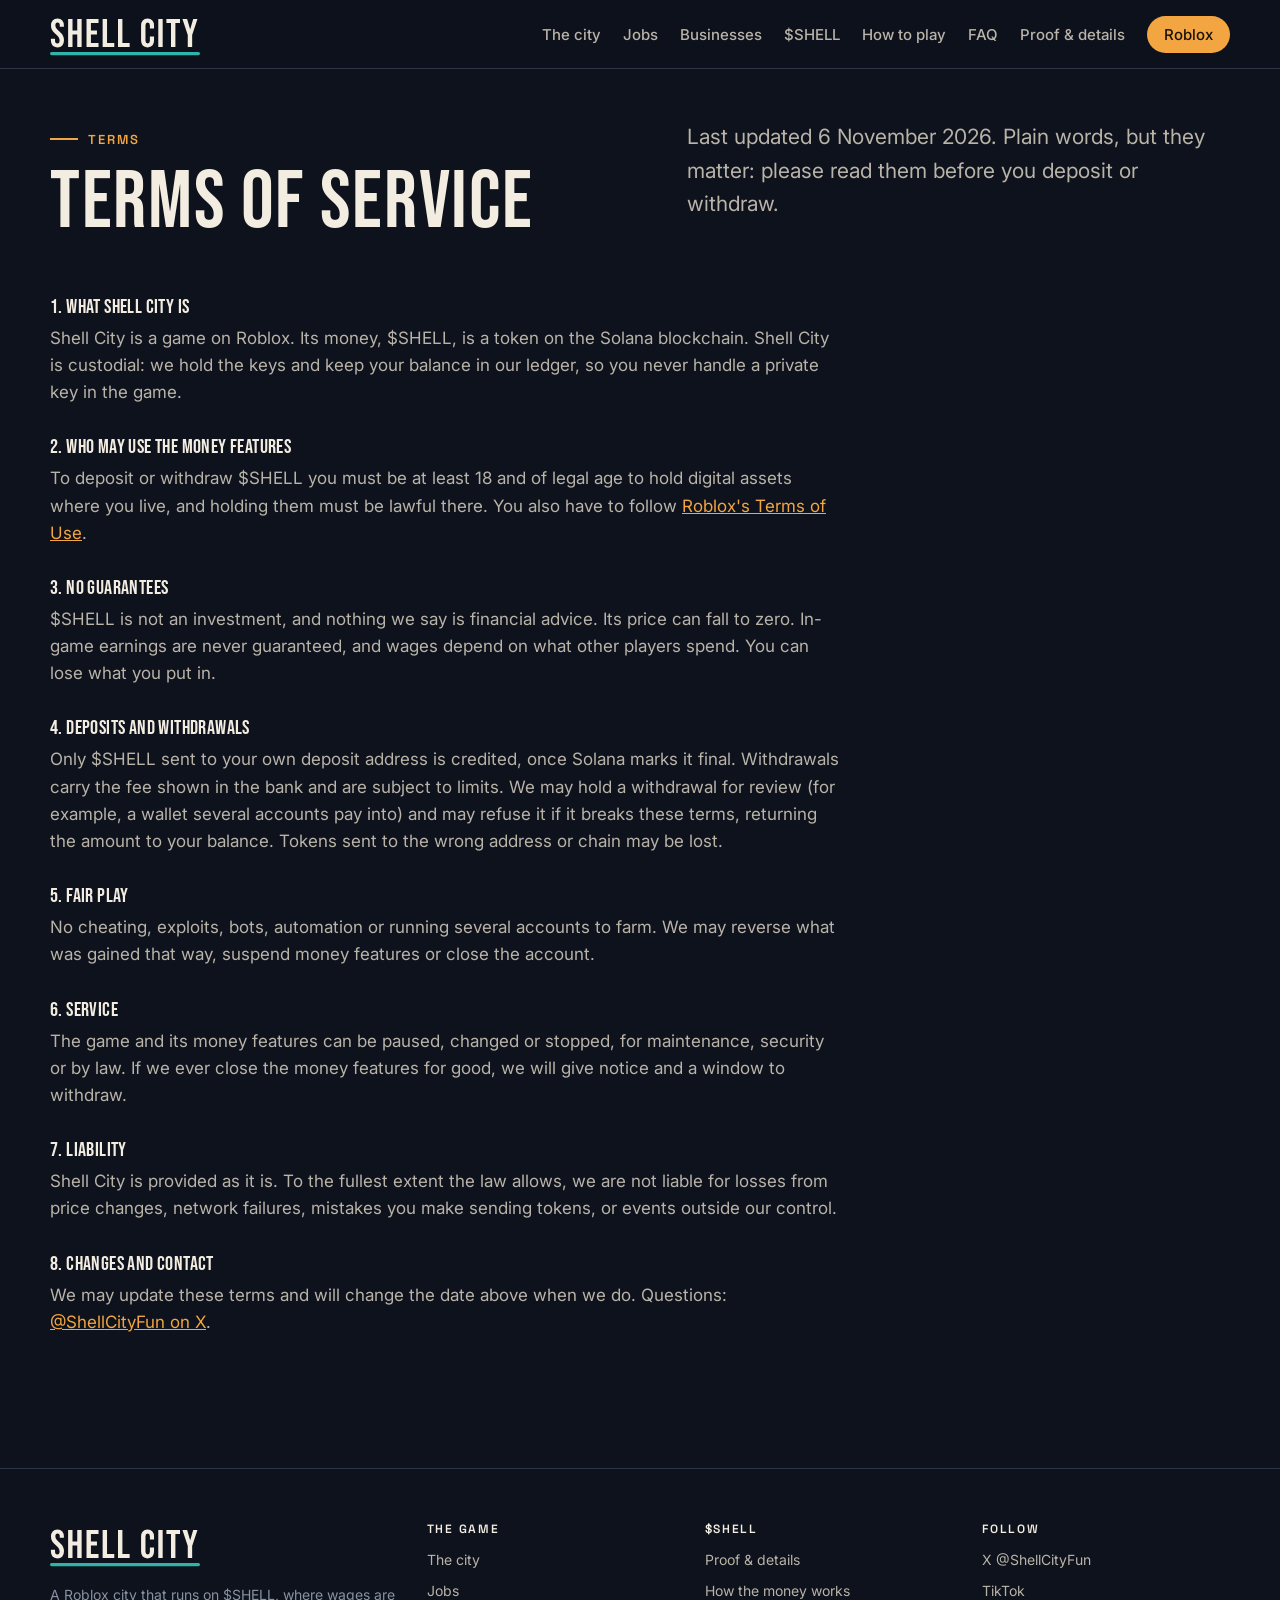
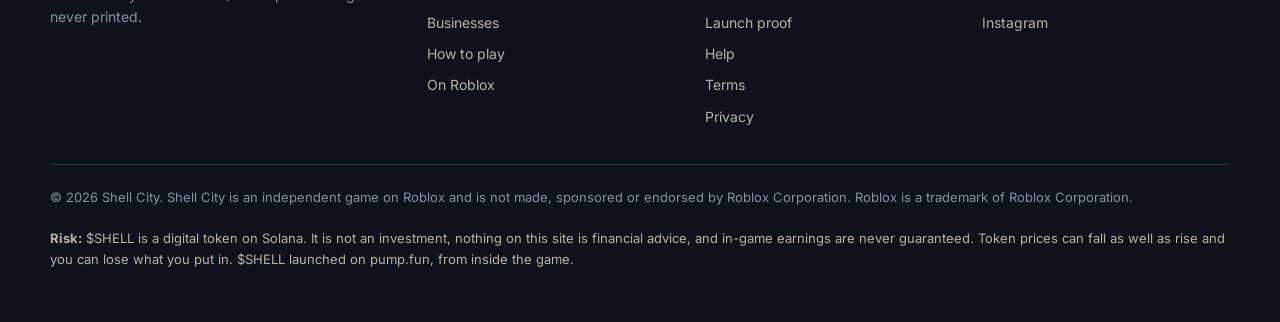
<file: docs/terms.html>
<!doctype html>
<html lang="en">
<head>
<meta charset="utf-8">
<meta name="viewport" content="width=device-width, initial-scale=1, viewport-fit=cover">
<title>Terms of Service — Shell City</title>
<meta name="description" content="The terms for playing Shell City and using $SHELL deposits and withdrawals.">
<meta name="theme-color" content="#0d121c">
<link rel="canonical" href="https://shellcity.fun/terms.html">
<link rel="icon" href="img/favicon-32.png" type="image/png" sizes="32x32">
<link rel="icon" href="img/favicon-192.png" type="image/png" sizes="192x192">
<link rel="apple-touch-icon" href="img/apple-touch-icon.png">
<meta property="og:type" content="article">
<meta property="og:site_name" content="Shell City">
<meta property="og:title" content="Terms of Service — Shell City">
<meta property="og:description" content="The terms for playing Shell City and using $SHELL deposits and withdrawals.">
<meta property="og:url" content="https://shellcity.fun/terms.html">
<meta property="og:image" content="https://shellcity.fun/img/og-live.jpg">
<meta property="og:image:width" content="1200">
<meta property="og:image:height" content="630">
<meta property="og:image:alt" content="Shell City: Work. Explore. Live it. Beside it, the $SHELL coin, a pixel city skyline at night.">
<meta name="twitter:card" content="summary_large_image">
<meta name="twitter:site" content="@ShellCityFun">
<meta name="twitter:image:alt" content="Shell City: Work. Explore. Live it. Beside it, the $SHELL coin, a pixel city skyline at night.">
<link rel="preload" href="fonts/BebasNeue.woff2" as="font" type="font/woff2" crossorigin>
<link rel="preload" href="fonts/Inter.woff2" as="font" type="font/woff2" crossorigin>
<link rel="stylesheet" href="css/site.css">
</head>
<body>
<a class="skip" href="#main">Skip to content</a>

<header class="nav solid" id="nav">
	<div class="wrap">
		<a class="brand" href="./" aria-label="Shell City home"><img src="img/wordmark.svg" alt="Shell City" width="150" height="34"></a>
		<button class="nav-toggle" aria-expanded="false" aria-controls="links" aria-label="Menu">
			<svg viewBox="0 0 24 24" fill="none" stroke="currentColor" stroke-width="2" stroke-linecap="round" aria-hidden="true"><path d="M4 7h16M4 12h16M4 17h16"/></svg>
		</button>
		<nav class="nav-links" id="links" aria-label="Main">
			<a href="./#city">The city</a>
			<a href="./#jobs">Jobs</a>
			<a href="./#business">Businesses</a>
			<a href="shell.html">$SHELL</a>
			<a href="./#play">How to play</a>
			<a href="./#faq">FAQ</a>
			<a href="details.html">Proof &amp; details</a>
			<a class="btn btn-primary" href="https://www.roblox.com/games/130170912798923" rel="noopener">Roblox</a>
		</nav>
	</div>
</header>

<main id="main">
<section>
	<div class="wrap">
		<div class="section-head reveal">
			<div>
				<p class="eyebrow">Terms</p>
				<h1 class="h2">Terms of Service</h1>
			</div>
			<p class="lede">Last updated 6 November 2026. Plain words, but they matter: please read them before you deposit or withdraw.</p>
		</div>
		<div class="prose reveal">
			<h2>1. What Shell City is</h2>
			<p>Shell City is a game on Roblox. Its money, $SHELL, is a token on the Solana blockchain. Shell City is custodial: we hold the keys and keep your balance in our ledger, so you never handle a private key in the game.</p>
			<h2>2. Who may use the money features</h2>
			<p>To deposit or withdraw $SHELL you must be at least 18 and of legal age to hold digital assets where you live, and holding them must be lawful there. You also have to follow <a href="https://en.help.roblox.com/hc/articles/115004647846" rel="noopener">Roblox's Terms of Use</a>.</p>
			<h2>3. No guarantees</h2>
			<p>$SHELL is not an investment, and nothing we say is financial advice. Its price can fall to zero. In-game earnings are never guaranteed, and wages depend on what other players spend. You can lose what you put in.</p>
			<h2>4. Deposits and withdrawals</h2>
			<p>Only $SHELL sent to your own deposit address is credited, once Solana marks it final. Withdrawals carry the fee shown in the bank and are subject to limits. We may hold a withdrawal for review (for example, a wallet several accounts pay into) and may refuse it if it breaks these terms, returning the amount to your balance. Tokens sent to the wrong address or chain may be lost.</p>
			<h2>5. Fair play</h2>
			<p>No cheating, exploits, bots, automation or running several accounts to farm. We may reverse what was gained that way, suspend money features or close the account.</p>
			<h2>6. Service</h2>
			<p>The game and its money features can be paused, changed or stopped, for maintenance, security or by law. If we ever close the money features for good, we will give notice and a window to withdraw.</p>
			<h2>7. Liability</h2>
			<p>Shell City is provided as it is. To the fullest extent the law allows, we are not liable for losses from price changes, network failures, mistakes you make sending tokens, or events outside our control.</p>
			<h2>8. Changes and contact</h2>
			<p>We may update these terms and will change the date above when we do. Questions: <a href="https://x.com/ShellCityFun" rel="noopener">@ShellCityFun on X</a>.</p>
		</div>
	</div>
</section>

</main>

<footer class="site">
	<div class="wrap">
		<div class="cols">
			<div>
				<img src="img/wordmark.svg" alt="Shell City" width="150" height="34" style="margin-bottom:16px">
				<p>A Roblox city that runs on $SHELL, where wages are never printed.</p>
			</div>
			<div><h2>The game</h2><ul><li><a href="./#city">The city</a></li><li><a href="./#jobs">Jobs</a></li><li><a href="./#business">Businesses</a></li><li><a href="./#play">How to play</a></li><li><a href="https://www.roblox.com/games/130170912798923" rel="noopener">On Roblox</a></li></ul></div>
			<div><h2>$SHELL</h2><ul><li><a href="details.html">Proof &amp; details</a></li><li><a href="shell.html">How the money works</a></li><li><a href="proof/">Launch proof</a></li><li><a href="help.html">Help</a></li><li><a href="terms.html">Terms</a></li><li><a href="privacy.html">Privacy</a></li></ul></div>
			<div><h2>Follow</h2><ul><li><a href="https://x.com/ShellCityFun" rel="noopener">X @ShellCityFun</a></li><li><a href="https://www.tiktok.com/@shellcityfun" rel="noopener">TikTok</a></li><li><a href="https://www.instagram.com/shellcityfun/" rel="noopener">Instagram</a></li></ul></div>
		</div>
		<div class="legal">
			<p>© <span id="year">2026</span> Shell City. Shell City is an independent game on Roblox and is not made, sponsored or endorsed by Roblox Corporation. Roblox is a trademark of Roblox Corporation.</p>
			<p class="footer-risk"><strong>Risk:</strong> $SHELL is a digital token on Solana. It is not an investment, nothing on this site is financial advice, and in-game earnings are never guaranteed. Token prices can fall as well as rise and you can lose what you put in. $SHELL launched on pump.fun, from inside the game.</p>
		</div>
	</div>
</footer>

<script src="js/site.js" defer></script>
</body>
</html>
</file>
<file: docs/css/site.css>
/* Shell City — shellcity.fun
   Colours are the game's own: the night ink of the Corner, the sodium lamps,
   the harbour teal of the logo's rule, the chalk of the menu boards. */

@font-face { font-family: "Bebas Neue"; src: url("../fonts/BebasNeue.woff2") format("woff2"); font-display: swap; }
@font-face { font-family: "Inter"; src: url("../fonts/Inter.woff2") format("woff2"); font-weight: 100 900; font-display: swap; }
@font-face { font-family: "Space Grotesk"; src: url("../fonts/SpaceGrotesk.woff2") format("woff2"); font-weight: 300 700; font-display: swap; }

:root {
	--ink: #0d121c;
	--ink-2: #141b28;
	--ink-3: #1c2536;
	--line: #2a3446;
	--chalk: #f2ece1;
	--chalk-dim: #b9b3a8;
	--muted: #8892a4;
	--amber: #f2a541;
	--amber-deep: #c97a1c;
	--teal: #2fb4a9;
	--brick: #b5523b;
	--radius: 14px;
	--max: 1180px;
	--display: "Bebas Neue", "Arial Narrow", sans-serif;
	--body: "Inter", system-ui, -apple-system, "Segoe UI", sans-serif;
	--mono: "Space Grotesk", ui-monospace, "SFMono-Regular", monospace;
}

* { box-sizing: border-box; }
html { scroll-behavior: smooth; -webkit-text-size-adjust: 100%; }
@media (prefers-reduced-motion: reduce) { html { scroll-behavior: auto; } }
body {
	margin: 0;
	background: var(--ink);
	color: var(--chalk);
	font: 400 17px/1.6 var(--body);
	-webkit-font-smoothing: antialiased;
	text-rendering: optimizeLegibility;
}
img, video { display: block; max-width: 100%; height: auto; }
a { color: inherit; }
:focus-visible { outline: 2px solid var(--amber); outline-offset: 3px; border-radius: 4px; }
.wrap { width: min(var(--max), 100% - 40px); margin-inline: auto; }
.skip { position: absolute; left: -999px; top: 8px; background: var(--amber); color: var(--ink); padding: 8px 14px; border-radius: 8px; z-index: 100; }
.skip:focus { left: 8px; }
.sr { position: absolute; width: 1px; height: 1px; overflow: hidden; clip: rect(0 0 0 0); white-space: nowrap; }

/* ---------- Type ---------- */
h1, h2, h3 { font-family: var(--display); font-weight: 400; letter-spacing: 0.02em; line-height: 0.95; margin: 0; }
h2, h1.h2 { font-size: clamp(44px, 6.4vw, 84px); }
h3 { font-size: 32px; }
p { margin: 0 0 1em; }
.lede { font-size: clamp(18px, 2vw, 21px); color: var(--chalk-dim); max-width: 46ch; }
.eyebrow {
	display: inline-flex; align-items: center; gap: 10px;
	font: 600 13px/1 var(--mono); letter-spacing: 0.16em; text-transform: uppercase; color: var(--amber);
	margin-bottom: 18px;
}
.eyebrow::before { content: ""; width: 28px; height: 2px; background: currentColor; }
.num { font-family: var(--mono); font-variant-numeric: tabular-nums; }

/* ---------- Buttons ---------- */
.btn {
	display: inline-flex; align-items: center; gap: 10px;
	padding: 14px 22px; border-radius: 999px;
	font: 600 15px/1 var(--body); text-decoration: none;
	border: 1px solid transparent; transition: transform .15s ease, background .15s ease, border-color .15s ease;
}
.btn svg { width: 18px; height: 18px; flex: none; }
.btn-primary { background: var(--amber); color: #1a1206; }
.btn-primary:hover { background: #ffb85c; transform: translateY(-1px); }
.btn-ghost { border-color: rgba(242, 236, 225, .28); color: var(--chalk); background: rgba(13, 18, 28, .35); backdrop-filter: blur(6px); }
.btn-ghost:hover { border-color: var(--chalk); transform: translateY(-1px); }
.btn-lg { padding: 18px 30px; font-size: 18px; }
.btn-lg svg { width: 22px; height: 22px; }

/* ---------- Nav ---------- */
.nav {
	position: fixed; inset: 0 0 auto; z-index: 50;
	transition: background .25s ease, border-color .25s ease;
	border-bottom: 1px solid transparent;
}
.nav.solid { background: rgba(13, 18, 28, .86); backdrop-filter: blur(12px); border-color: var(--line); }
.nav .wrap { display: flex; align-items: center; justify-content: space-between; height: 68px; gap: 20px; }
.brand { display: flex; align-items: center; gap: 12px; text-decoration: none; }
.brand svg { height: 34px; width: auto; }
.nav-links { display: flex; align-items: center; gap: 22px; }
.nav-links a { text-decoration: none; font: 500 15px/1 var(--body); color: var(--chalk-dim); }
.nav-links a:hover, .nav-links a[aria-current="page"] { color: var(--chalk); }
.nav-links .btn { padding: 10px 16px; color: #1a1206; }
.nav-toggle { display: none; background: none; border: 0; color: var(--chalk); padding: 8px; cursor: pointer; }
.nav-toggle svg { width: 26px; height: 26px; }
@media (max-width: 1020px) {
	.nav-toggle { display: block; }
	.nav-links {
		position: fixed; inset: 68px 0 auto; flex-direction: column; align-items: stretch; gap: 0;
		background: var(--ink); border-bottom: 1px solid var(--line); padding: 8px 20px 20px;
		transform: translateY(-8px); opacity: 0; pointer-events: none; transition: .2s ease;
	}
	.nav-links.open { transform: none; opacity: 1; pointer-events: auto; }
	.nav-links a { padding: 14px 0; border-bottom: 1px solid var(--line); font-size: 17px; }
	.nav-links .btn { margin-top: 14px; justify-content: center; border-bottom: 0; }
}

/* ---------- Hero ---------- */
.hero { position: relative; min-height: 100svh; display: grid; align-items: end; overflow: hidden; isolation: isolate; }
.hero-media { position: absolute; inset: 0; z-index: -2; }
.hero-media video, .hero-media img { position: absolute; inset: 0; width: 100%; height: 100%; object-fit: cover; }
.hero-media video { opacity: 0; transition: opacity .6s ease; }
.hero-media video.playing { opacity: 1; }
.hero::after {
	content: ""; position: absolute; inset: 0; z-index: -1;
	background:
		linear-gradient(180deg, rgba(13,18,28,.55) 0%, rgba(13,18,28,0) 22%),
		linear-gradient(0deg, var(--ink) 2%, rgba(13,18,28,.82) 30%, rgba(13,18,28,.15) 68%);
}
.hero-inner { padding: 140px 0 72px; display: grid; grid-template-columns: minmax(0, 1fr) 380px; gap: 48px; align-items: end; }
.hero-logo { width: min(600px, 86vw); height: auto; margin-bottom: 22px; filter: drop-shadow(0 10px 30px rgba(0,0,0,.45)); }
.hero h1 { position: absolute; width: 1px; height: 1px; overflow: hidden; clip: rect(0 0 0 0); }
.hero .tagline { font: 400 clamp(30px, 4vw, 46px)/1 var(--display); letter-spacing: .06em; color: var(--amber); margin-bottom: 16px; }
.hero .lede { color: var(--chalk); margin-bottom: 30px; text-shadow: 0 1px 12px rgba(0,0,0,.6); }
.hero-actions { display: flex; flex-wrap: wrap; gap: 12px; }
.hero-card {
	background: rgba(13,18,28,.78); backdrop-filter: blur(10px); border: 1px solid rgba(242,236,225,.16);
	border-radius: var(--radius); padding: 22px 22px 20px; box-shadow: 0 30px 80px -30px rgba(0,0,0,.8);
}
.hero-card .eyebrow { margin-bottom: 12px; }
.hero-card h2 { font-size: 34px; line-height: 1; margin-bottom: 10px; }
.hero-card p { font-size: 15px; color: var(--chalk-dim); margin: 0 0 14px; }
.hero-card ul { list-style: none; margin: 0 0 16px; padding: 0; display: grid; gap: 8px; font-size: 14.5px; }
.hero-card li { display: grid; grid-template-columns: 18px 1fr; gap: 8px; }
.hero-card li::before { content: ""; width: 8px; height: 8px; margin-top: 7px; border-radius: 2px; background: var(--teal); transform: rotate(45deg); }
.hero-card a.more { color: var(--amber); font-weight: 600; font-size: 15px; text-decoration: none; }
.hero-card a.more:hover { text-decoration: underline; }
.hero .lede strong { font-weight: 600; color: var(--chalk); }
.hero .lede { margin-bottom: 14px; }
.hero .lede-2 { color: var(--amber); font-weight: 500; margin-bottom: 30px; }
.how { list-style: none; margin: 0 0 16px; padding: 0; display: grid; gap: 14px; counter-reset: how; }
.how li { counter-increment: how; display: grid; grid-template-columns: 34px 1fr; column-gap: 12px; }
.how li::before { content: counter(how); grid-row: span 2; width: 30px; height: 30px; margin-top: 0; transform: none; border-radius: 50%; display: grid; place-items: center; background: var(--amber); color: #1a1206; font: 700 15px/1 var(--body); }
.how b { display: block; font-size: 16.5px; color: var(--chalk); }
.how span { font-size: 14.5px; color: var(--chalk-dim); line-height: 1.5; }
@media (max-width: 960px) { .hero-inner { grid-template-columns: 1fr; gap: 32px; padding-bottom: 56px; } .hero-card { max-width: 520px; } }
.status {
	display: inline-flex; align-items: center; gap: 10px; margin-bottom: 22px;
	font: 600 13px/1 var(--mono); letter-spacing: .14em; text-transform: uppercase;
	padding: 9px 14px; border-radius: 999px; background: rgba(13,18,28,.55); border: 1px solid rgba(242,236,225,.18);
}
.status i { width: 8px; height: 8px; border-radius: 50%; background: var(--amber); box-shadow: 0 0 0 0 rgba(242,165,65,.6); animation: pulse 2.2s infinite; }
@keyframes pulse { 0% { box-shadow: 0 0 0 0 rgba(242,165,65,.55); } 70% { box-shadow: 0 0 0 10px rgba(242,165,65,0); } 100% { box-shadow: 0 0 0 0 rgba(242,165,65,0); } }
@media (prefers-reduced-motion: reduce) { .status i { animation: none; } }

/* ---------- Stat strip ---------- */
.stats { border-block: 1px solid var(--line); background: var(--ink-2); }
.stats ul { list-style: none; margin: 0; padding: 0; display: grid; grid-template-columns: repeat(6, 1fr); }
.stats li { padding: 26px 18px; border-right: 1px solid var(--line); }
.stats li:last-child { border-right: 0; }
.stats b { display: block; font: 400 48px/1 var(--display); color: var(--chalk); }
.stats span { font-size: 14px; color: var(--muted); }
@media (max-width: 900px) { .stats ul { grid-template-columns: repeat(3, 1fr); } .stats li:nth-child(3n) { border-right: 0; } .stats li:nth-child(-n+3) { border-bottom: 1px solid var(--line); } }
@media (max-width: 520px) { .stats ul { grid-template-columns: repeat(2, 1fr); } .stats li { border-right: 1px solid var(--line) !important; border-bottom: 1px solid var(--line); } .stats li:nth-child(2n) { border-right: 0 !important; } }

/* ---------- Sections ---------- */
section { padding: 120px 0; }
.section-head { display: grid; grid-template-columns: 1.1fr 1fr; gap: 40px; align-items: end; margin-bottom: 56px; }
.section-head .lede { justify-self: end; }
@media (max-width: 860px) { section { padding: 84px 0; } .section-head { grid-template-columns: 1fr; gap: 18px; } .section-head .lede { justify-self: start; } }

/* ---------- A day in the city ---------- */
.day { display: grid; grid-template-columns: repeat(4, 1fr); gap: 18px; counter-reset: step; }
.step { background: var(--ink-2); border: 1px solid var(--line); border-radius: var(--radius); overflow: hidden; display: flex; flex-direction: column; }
.step figure { margin: 0; aspect-ratio: 4 / 3; overflow: hidden; }
.step figure img { width: 100%; height: 100%; object-fit: cover; transition: transform .6s ease; }
.step:hover figure img { transform: scale(1.04); }
.step div { padding: 20px 20px 24px; }
.step div::before {
	counter-increment: step; content: "0" counter(step);
	display: block; font: 600 13px/1 var(--mono); color: var(--amber); letter-spacing: .14em; margin-bottom: 12px;
}
.step h3 { margin-bottom: 10px; }
.step p { color: var(--chalk-dim); font-size: 15.5px; margin: 0; }
@media (max-width: 1000px) { .day { grid-template-columns: repeat(2, 1fr); } }
@media (max-width: 560px) { .day { grid-template-columns: 1fr; } }

/* ---------- Districts ---------- */
.districts { display: grid; grid-template-columns: repeat(4, 1fr); gap: 14px; }
.district { position: relative; border-radius: var(--radius); overflow: hidden; aspect-ratio: 3 / 4; background: var(--ink-3); isolation: isolate; }
.district img { position: absolute; inset: 0; width: 100%; height: 100%; object-fit: cover; z-index: -2; transition: transform .7s ease; }
.district:hover img { transform: scale(1.05); }
.district::after { content: ""; position: absolute; inset: 0; z-index: -1; background: linear-gradient(0deg, rgba(10,14,22,.92) 6%, rgba(10,14,22,.25) 52%, rgba(10,14,22,0) 70%); }
.district .body { position: absolute; inset: auto 0 0; padding: 20px; }
.sign {
	display: inline-block; font: 400 22px/1 var(--display); letter-spacing: .06em;
	padding: 8px 12px 6px; border-radius: 6px; margin-bottom: 10px;
	background: #f2ece1; color: #19202d; box-shadow: inset 0 -3px 0 rgba(0,0,0,.18);
}
.district p { margin: 0; font-size: 14.5px; color: var(--chalk-dim); line-height: 1.45; }
.district .postal { position: absolute; top: 14px; left: 14px; font: 600 12px/1 var(--mono); letter-spacing: .1em; padding: 6px 9px; border-radius: 6px; background: rgba(13,18,28,.7); color: var(--chalk); border: 1px solid rgba(242,236,225,.16); }
@media (max-width: 1000px) { .districts { grid-template-columns: repeat(2, 1fr); } }
@media (max-width: 600px) { .districts { gap: 10px; } .district .body { padding: 12px; } .district .sign { font-size: 17px; padding: 6px 8px 4px; margin-bottom: 6px; } .district p { font-size: 12.5px; } }

/* ---------- Feature rows ---------- */
.feature { display: grid; grid-template-columns: 1.25fr 1fr; gap: 64px; align-items: center; }
.feature + .feature { margin-top: 110px; }
.feature.flip { grid-template-columns: 1fr 1.25fr; }
.feature.flip .shot { order: 2; }
.shot { border-radius: var(--radius); overflow: hidden; border: 1px solid var(--line); background: var(--ink-3); box-shadow: 0 30px 80px -30px rgba(0,0,0,.7); }
.shot img, .shot video { width: 100%; aspect-ratio: 16 / 9; object-fit: cover; }
.shot.portrait { max-width: 420px; justify-self: center; width: 100%; }
.shot.portrait img { aspect-ratio: 3 / 4; object-position: 70% 50%; }
.feature h3 { font-size: clamp(40px, 4.6vw, 58px); margin-bottom: 18px; }
.feature p { color: var(--chalk-dim); }
.ticks { list-style: none; padding: 0; margin: 22px 0 0; display: grid; gap: 10px; }
.ticks li { display: grid; grid-template-columns: 22px 1fr; gap: 10px; color: var(--chalk); font-size: 15.5px; }
.ticks li::before { content: ""; width: 10px; height: 10px; margin-top: 8px; border-radius: 2px; background: var(--teal); transform: rotate(45deg); }
@media (max-width: 900px) { .feature, .feature.flip { grid-template-columns: 1fr; gap: 28px; } .feature.flip .shot { order: 0; } .feature + .feature { margin-top: 80px; } }

/* ---------- Gallery ---------- */
.gallery { display: grid; grid-template-columns: repeat(6, 1fr); grid-auto-rows: 150px; gap: 12px; }
.gallery figure { margin: 0; border-radius: 10px; overflow: hidden; background: var(--ink-3); }
.gallery img { width: 100%; height: 100%; object-fit: cover; }
.gallery .w2 { grid-column: span 2; } .gallery .w3 { grid-column: span 3; } .gallery .w4 { grid-column: span 4; }
.gallery .h2 { grid-row: span 2; }
@media (max-width: 760px) { .gallery { grid-template-columns: repeat(2, 1fr); grid-auto-rows: 130px; } .gallery .w2, .gallery .w3, .gallery .w4 { grid-column: span 2; } .gallery .h2 { grid-row: span 2; } }

/* ---------- $SHELL band ---------- */
.money { background: radial-gradient(1200px 500px at 85% 0%, rgba(47,180,169,.13), transparent 60%), var(--ink-2); border-block: 1px solid var(--line); }
.money-grid { display: grid; grid-template-columns: 1fr 420px; gap: 60px; align-items: start; }
@media (max-width: 980px) { .money-grid { grid-template-columns: 1fr; } }
.promises { list-style: none; padding: 0; margin: 28px 0 0; counter-reset: p; display: grid; gap: 2px; }
.promises li { counter-increment: p; display: grid; grid-template-columns: 54px 1fr; gap: 14px; padding: 18px 0; border-top: 1px solid var(--line); }
.promises li::before { content: counter(p, decimal-leading-zero); font: 400 32px/1 var(--display); color: var(--teal); }
.promises b { display: block; font-weight: 600; margin-bottom: 4px; }
.promises span { color: var(--chalk-dim); font-size: 15.5px; }

/* The payslip: the game's own end-of-shift card. */
.payslip {
	background: #10161f; border: 1px solid #2c3647; border-radius: 12px; padding: 22px 22px 18px;
	font-family: var(--mono); box-shadow: 0 40px 90px -40px rgba(0,0,0,.8); position: sticky; top: 100px;
}
.payslip header { display: flex; justify-content: space-between; align-items: baseline; border-bottom: 1px dashed #3a4558; padding-bottom: 12px; margin-bottom: 12px; }
.payslip header b { font: 400 26px/1 var(--display); letter-spacing: .05em; }
.payslip header span { font-size: 12px; color: var(--muted); letter-spacing: .1em; text-transform: uppercase; }
.payslip dl { margin: 0; display: grid; grid-template-columns: 1fr auto; row-gap: 9px; font-size: 14px; }
.payslip dt { color: var(--chalk-dim); }
.payslip dd { margin: 0; text-align: right; font-variant-numeric: tabular-nums; }
.payslip .stars { color: var(--amber); letter-spacing: .1em; }
.payslip .total { border-top: 1px solid #3a4558; margin-top: 10px; padding-top: 12px; font-size: 16px; color: var(--chalk); }
.payslip .total dd { color: var(--teal); font-weight: 600; }
.payslip footer { margin-top: 14px; font-size: 12px; color: var(--muted); line-height: 1.5; }

.flow { display: grid; grid-template-columns: repeat(3, 1fr); gap: 14px; margin-top: 30px; }
.flow div { background: var(--ink-3); border: 1px solid var(--line); border-radius: 12px; padding: 18px; }
.flow b { display: block; font: 400 40px/1 var(--display); color: var(--amber); }
.flow span { font-size: 14px; color: var(--chalk-dim); }
@media (max-width: 560px) { .flow { grid-template-columns: 1fr; } }

.note { margin-top: 26px; font-size: 14px; color: var(--muted); border-left: 2px solid var(--amber); padding: 4px 0 4px 14px; max-width: 62ch; }

/* ---------- Proof table ($SHELL page) ---------- */
.proof { width: 100%; border-collapse: collapse; font-size: 15px; margin-top: 10px; }
.proof th, .proof td { text-align: left; padding: 14px 12px; border-bottom: 1px solid var(--line); vertical-align: top; }
.proof th { font: 600 12px/1 var(--mono); letter-spacing: .12em; text-transform: uppercase; color: var(--muted); }
.proof td:first-child { font-weight: 600; white-space: nowrap; }
.proof a { color: var(--teal); text-decoration: none; font-family: var(--mono); font-size: 13.5px; word-break: break-all; }
.proof a:hover { text-decoration: underline; }
.table-scroll { overflow-x: auto; -webkit-overflow-scrolling: touch; }

.cards { display: grid; grid-template-columns: repeat(3, 1fr); gap: 16px; }
.card { background: var(--ink-2); border: 1px solid var(--line); border-radius: var(--radius); padding: 24px; }
.card h3 { font-size: 30px; margin-bottom: 10px; }
.card p { color: var(--chalk-dim); font-size: 15.5px; margin: 0; }
@media (max-width: 900px) { .cards { grid-template-columns: 1fr; } }

.fees { display: grid; grid-template-columns: repeat(3, 1fr); gap: 12px; margin: 22px 0 0; }
.fees div { border: 1px solid var(--line); border-radius: 12px; padding: 16px; background: var(--ink-3); }
.fees b { font: 400 38px/1 var(--display); color: var(--chalk); display: block; }
.fees span { font-size: 14px; color: var(--chalk-dim); }

.status-list { list-style: none; padding: 0; margin: 0; display: grid; gap: 10px; }
.status-list li { display: grid; grid-template-columns: 120px 1fr; gap: 16px; padding: 16px 18px; border: 1px solid var(--line); border-radius: 12px; background: var(--ink-2); }
.pill { justify-self: start; font: 600 12px/1 var(--mono); letter-spacing: .1em; text-transform: uppercase; padding: 7px 10px; border-radius: 999px; }
.pill.done { background: rgba(47,180,169,.14); color: var(--teal); }
.pill.next { background: rgba(242,165,65,.14); color: var(--amber); }
.status-list b { display: block; }
.status-list span { color: var(--chalk-dim); font-size: 15px; }
.status-list li > .pill { align-self: start; font-size: 12px; line-height: 1; color: inherit; }
.status-list li > .pill.done { color: var(--teal); }
.status-list li > .pill.next { color: var(--amber); }
@media (max-width: 560px) { .status-list li { grid-template-columns: 1fr; gap: 8px; } }

/* ---------- FAQ ---------- */
.faq { max-width: 860px; }
.faq details { border-top: 1px solid var(--line); }
.faq details:last-child { border-bottom: 1px solid var(--line); }
.faq summary { list-style: none; cursor: pointer; padding: 22px 40px 22px 0; position: relative; font-weight: 600; font-size: 18px; }
.faq summary::-webkit-details-marker { display: none; }
.faq summary::after { content: "+"; position: absolute; right: 4px; top: 16px; font: 400 30px/1 var(--display); color: var(--amber); transition: transform .2s ease; }
.faq details[open] summary::after { transform: rotate(45deg); }
.faq details p { color: var(--chalk-dim); margin: -6px 0 22px; max-width: 70ch; }

/* ---------- Follow / CTA ---------- */
.cta { position: relative; overflow: hidden; isolation: isolate; text-align: center; padding: 140px 0; }
.cta img { position: absolute; inset: 0; width: 100%; height: 100%; object-fit: cover; z-index: -2; }
.cta::after { content: ""; position: absolute; inset: 0; z-index: -1; background: linear-gradient(180deg, var(--ink) 0%, rgba(13,18,28,.72) 30%, rgba(13,18,28,.72) 70%, var(--ink) 100%); }
.cta h2 { margin-bottom: 18px; }
.cta .lede { margin: 0 auto 32px; }
.socials { display: flex; flex-wrap: wrap; gap: 12px; justify-content: center; }

/* ---------- Footer ---------- */
footer.site { border-top: 1px solid var(--line); padding: 54px 0 40px; font-size: 14px; color: var(--muted); }
footer.site .cols { display: grid; grid-template-columns: 1.4fr 1fr 1fr 1fr; gap: 30px; margin-bottom: 36px; }
footer.site h2 { font: 600 12px/1 var(--mono); letter-spacing: .14em; text-transform: uppercase; color: var(--chalk); margin: 0 0 14px; }
footer.site ul { list-style: none; margin: 0; padding: 0; display: grid; gap: 9px; }
footer.site a { text-decoration: none; color: var(--chalk-dim); }
footer.site a:hover { color: var(--chalk); }
footer.site .legal { border-top: 1px solid var(--line); padding-top: 22px; display: grid; gap: 8px; font-size: 13px; line-height: 1.55; }
@media (max-width: 760px) { footer.site .cols { grid-template-columns: 1fr 1fr; } }

/* ---------- Page hero (inner pages) ---------- */
.page-hero { padding: 170px 0 70px; background: radial-gradient(900px 420px at 15% 0%, rgba(242,165,65,.12), transparent 60%), var(--ink); border-bottom: 1px solid var(--line); }
.page-hero h1 { font-size: clamp(60px, 10vw, 140px); margin-bottom: 20px; }
.page-hero h1.long { font-size: clamp(44px, 6.4vw, 84px); max-width: 20ch; }

/* ---------- Launch proof (proof/) ---------- */
.proof code { font: 13.5px/1.5 var(--mono); word-break: break-all; }
.proof .slot { display: block; margin-top: 4px; font: 12px/1 var(--mono); color: var(--muted); }
@media (max-width: 560px) { .proof.facts td:first-child { white-space: normal; width: 36%; } .proof.facts th, .proof.facts td { padding: 12px 8px; } }
.proof-sub { margin: 48px 0 14px; }
.memo, .cmd { margin: 0; padding: 18px 20px; background: var(--ink-2); border: 1px solid var(--line); border-radius: 12px; font: 14px/1.6 var(--mono); color: var(--chalk); white-space: pre-wrap; overflow-wrap: anywhere; }
.note a { color: var(--teal); }
.recordings { list-style: none; padding: 0; margin: 0 0 32px; display: grid; gap: 10px; }
.recordings li { display: grid; gap: 6px; padding: 16px 18px; border: 1px solid var(--line); border-radius: 12px; background: var(--ink-2); }
.recordings a { color: var(--teal); font-weight: 600; text-decoration: none; }
.recordings a:hover { text-decoration: underline; }
.recordings code { font: 12.5px/1.5 var(--mono); color: var(--muted); word-break: break-all; }
.recordings-empty { color: var(--muted); margin: 0 0 32px; }
.verify .cmd { margin: 0 0 14px; }

@media (max-width: 560px) { .proof.stack thead { display: none; } .proof.stack tr { display: block; padding: 14px 0; border-bottom: 1px solid var(--line); } .proof.stack td { display: block; border: 0; padding: 3px 0; white-space: normal; } }

/* ---------- Jobs ---------- */
.jobs-grid { display: grid; grid-template-columns: 1.3fr 1fr; gap: 48px; align-items: start; }
.jobs-grid .shot { margin: 0; }
.jobs-grid .shot img { aspect-ratio: 16 / 9; }
.jobs-grid figcaption { padding: 12px 16px; font-size: 14px; color: var(--chalk-dim); border-top: 1px solid var(--line); background: var(--ink-2); }
.job-groups { display: grid; gap: 22px; }
.job-groups h3 { font: 600 12px/1 var(--mono); letter-spacing: .14em; text-transform: uppercase; color: var(--amber); margin: 0 0 10px; }
.chips { list-style: none; margin: 0; padding: 0; display: flex; flex-wrap: wrap; gap: 8px; }
.chips li { font-size: 14px; padding: 7px 12px; border-radius: 999px; background: var(--ink-3); border: 1px solid var(--line); color: var(--chalk); }
.stars-row { display: grid; grid-template-columns: repeat(3, 1fr); gap: 10px; margin-top: 26px; }
.stars-row div { border: 1px solid var(--line); border-radius: 12px; padding: 14px; background: var(--ink-2); }
.stars-row b { display: block; color: var(--amber); letter-spacing: .12em; font-size: 18px; }
.stars-row span { font: 400 30px/1.1 var(--display); color: var(--chalk); }
@media (max-width: 960px) { .jobs-grid { grid-template-columns: 1fr; gap: 32px; } }

/* ---------- Businesses ---------- */
.biz { display: grid; grid-template-columns: repeat(3, 1fr); gap: 16px; }
.biz article { background: var(--ink-2); border: 1px solid var(--line); border-radius: var(--radius); overflow: hidden; display: flex; flex-direction: column; }
.biz figure { margin: 0; aspect-ratio: 16 / 10; overflow: hidden; }
.biz figure img { width: 100%; height: 100%; object-fit: cover; }
.biz .body { padding: 20px 22px 24px; }
.biz h3 { font-size: 30px; margin-bottom: 10px; }
.biz p { color: var(--chalk-dim); font-size: 15.5px; margin: 0; }
@media (max-width: 900px) { .biz { grid-template-columns: 1fr; } .biz figure { aspect-ratio: 16 / 9; } }

/* ---------- Launch ($SHELL from inside the game) ---------- */
.launch { background: radial-gradient(1000px 460px at 10% 0%, rgba(242,165,65,.12), transparent 60%), var(--ink); }
.pairs { display: grid; grid-template-columns: 1fr auto 1fr auto 1fr; align-items: center; gap: 14px; margin: 8px 0 40px; }
.pairs .tok { align-self: stretch; display: flex; flex-direction: column; justify-content: center; border: 1px solid var(--line); background: var(--ink-2); border-radius: var(--radius); padding: 22px; text-align: center; }
.pairs .tok b { display: block; font: 400 40px/1 var(--display); letter-spacing: .03em; }
.pairs .tok span { font-size: 14px; color: var(--chalk-dim); }
.pairs .tok.main { border-color: var(--amber); box-shadow: 0 0 0 1px var(--amber) inset; }
.pairs .tok.main b { color: var(--amber); }
.pairs .tok .coin { width: 56px; height: 56px; margin: 0 auto 12px; border-radius: 12px; box-shadow: 0 0 0 1px rgba(242,165,65,.5); }
.pairs .link { font: 600 12px/1.3 var(--mono); letter-spacing: .12em; text-transform: uppercase; color: var(--teal); text-align: center; }
.pairs .link::before { content: "⇄"; display: block; font-size: 26px; letter-spacing: 0; margin-bottom: 4px; }
@media (max-width: 760px) { .pairs { grid-template-columns: 1fr; } .pairs .link::before { content: "⇅"; } }

/* ---------- How to play ---------- */
.play { list-style: none; margin: 0 0 36px; padding: 0; display: grid; grid-template-columns: repeat(4, 1fr); gap: 16px; counter-reset: play; }
.play li { counter-increment: play; background: var(--ink-2); border: 1px solid var(--line); border-radius: var(--radius); padding: 22px; }
.play li::before { content: "0" counter(play); display: block; font: 400 44px/1 var(--display); color: var(--amber); margin-bottom: 12px; }
.play b { display: block; font-size: 18px; margin-bottom: 6px; }
.play span { color: var(--chalk-dim); font-size: 15.5px; }
@media (max-width: 1000px) { .play { grid-template-columns: repeat(2, 1fr); } }
@media (max-width: 560px) { .play { grid-template-columns: 1fr; } }

.footer-risk { color: var(--chalk-dim); }

/* ---------- Reveal ---------- */
.reveal { opacity: 0; transform: translateY(18px); transition: opacity .7s ease, transform .7s ease; }
.reveal.in { opacity: 1; transform: none; }
@media (prefers-reduced-motion: reduce) { .reveal { opacity: 1; transform: none; transition: none; } }

/* Terms and Privacy: long-form text */
.prose { max-width: 72ch; }
.prose h2, .prose h3 { font-size: 20px; margin: 32px 0 8px; }
.prose h2:first-child, .prose h3:first-child { margin-top: 0; }
.prose p { color: var(--chalk-dim); margin: 0 0 12px; }
.prose a { color: var(--amber); }
</file>
